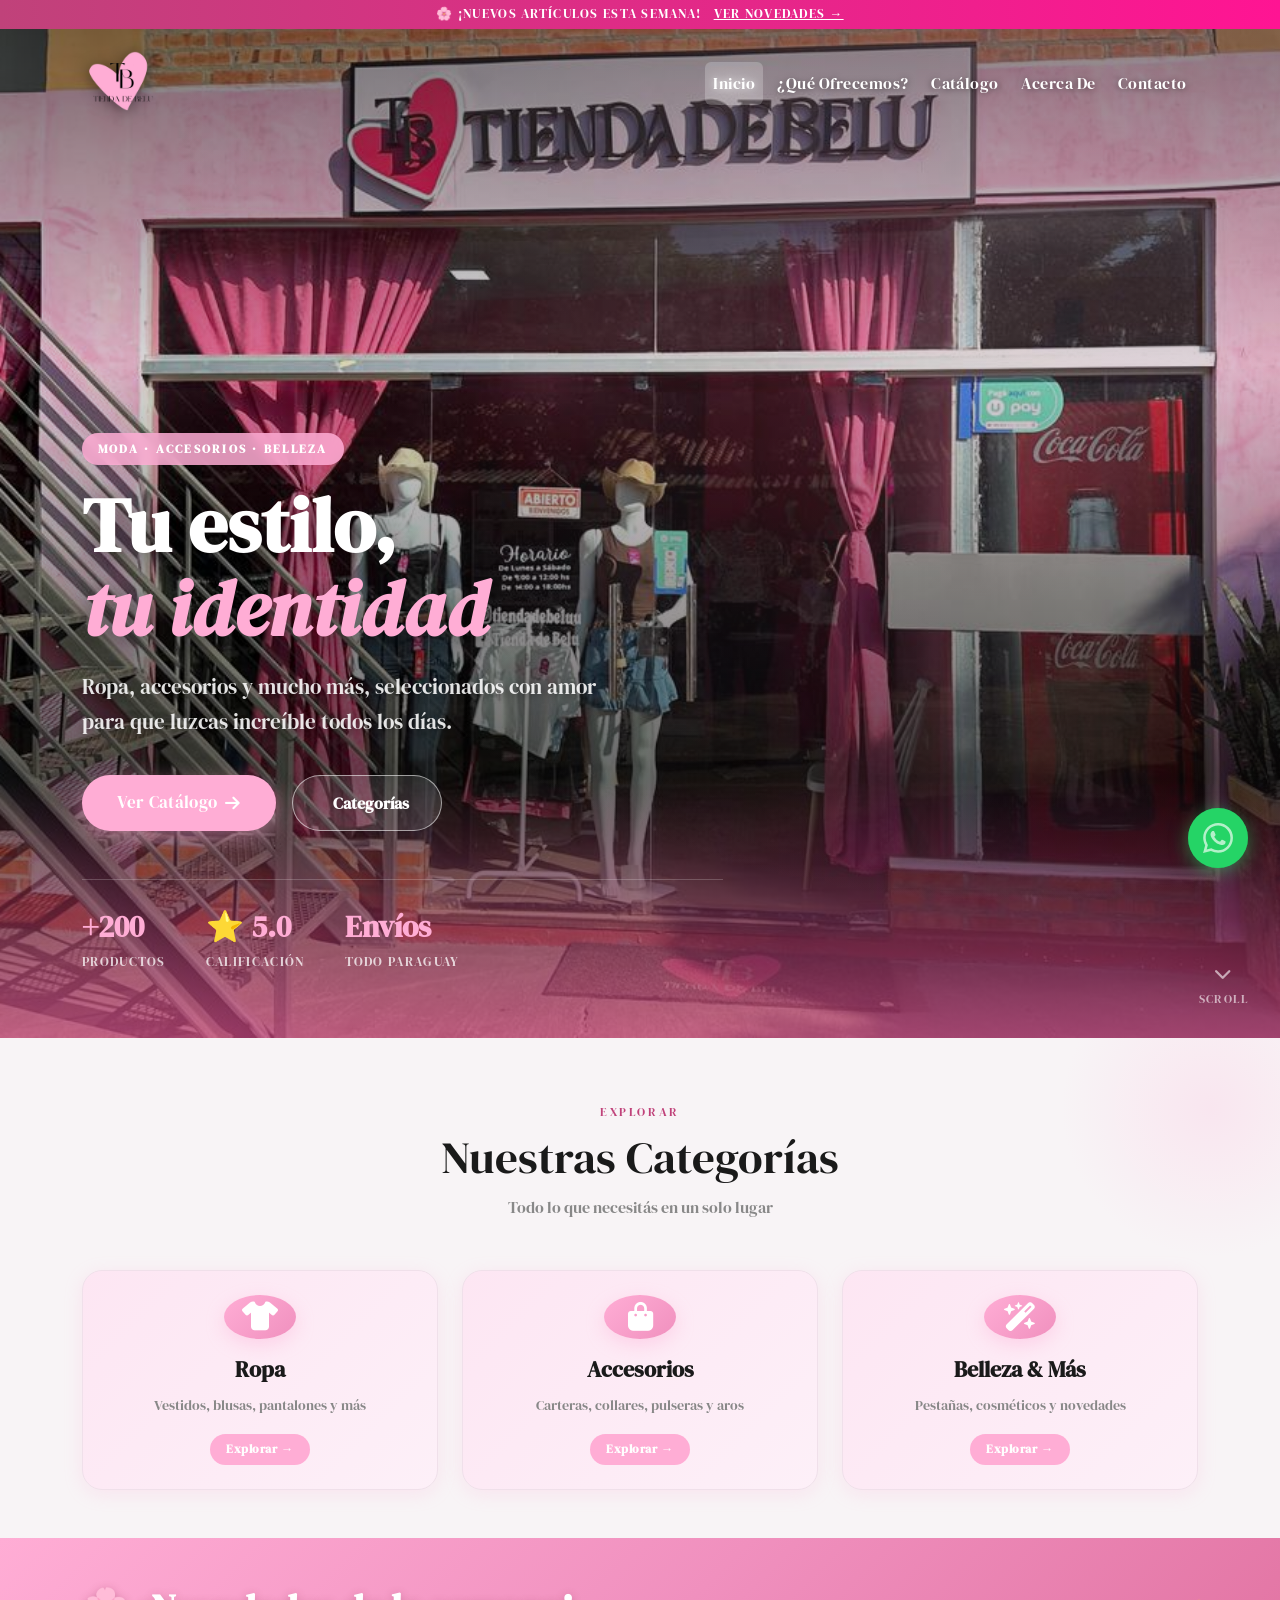
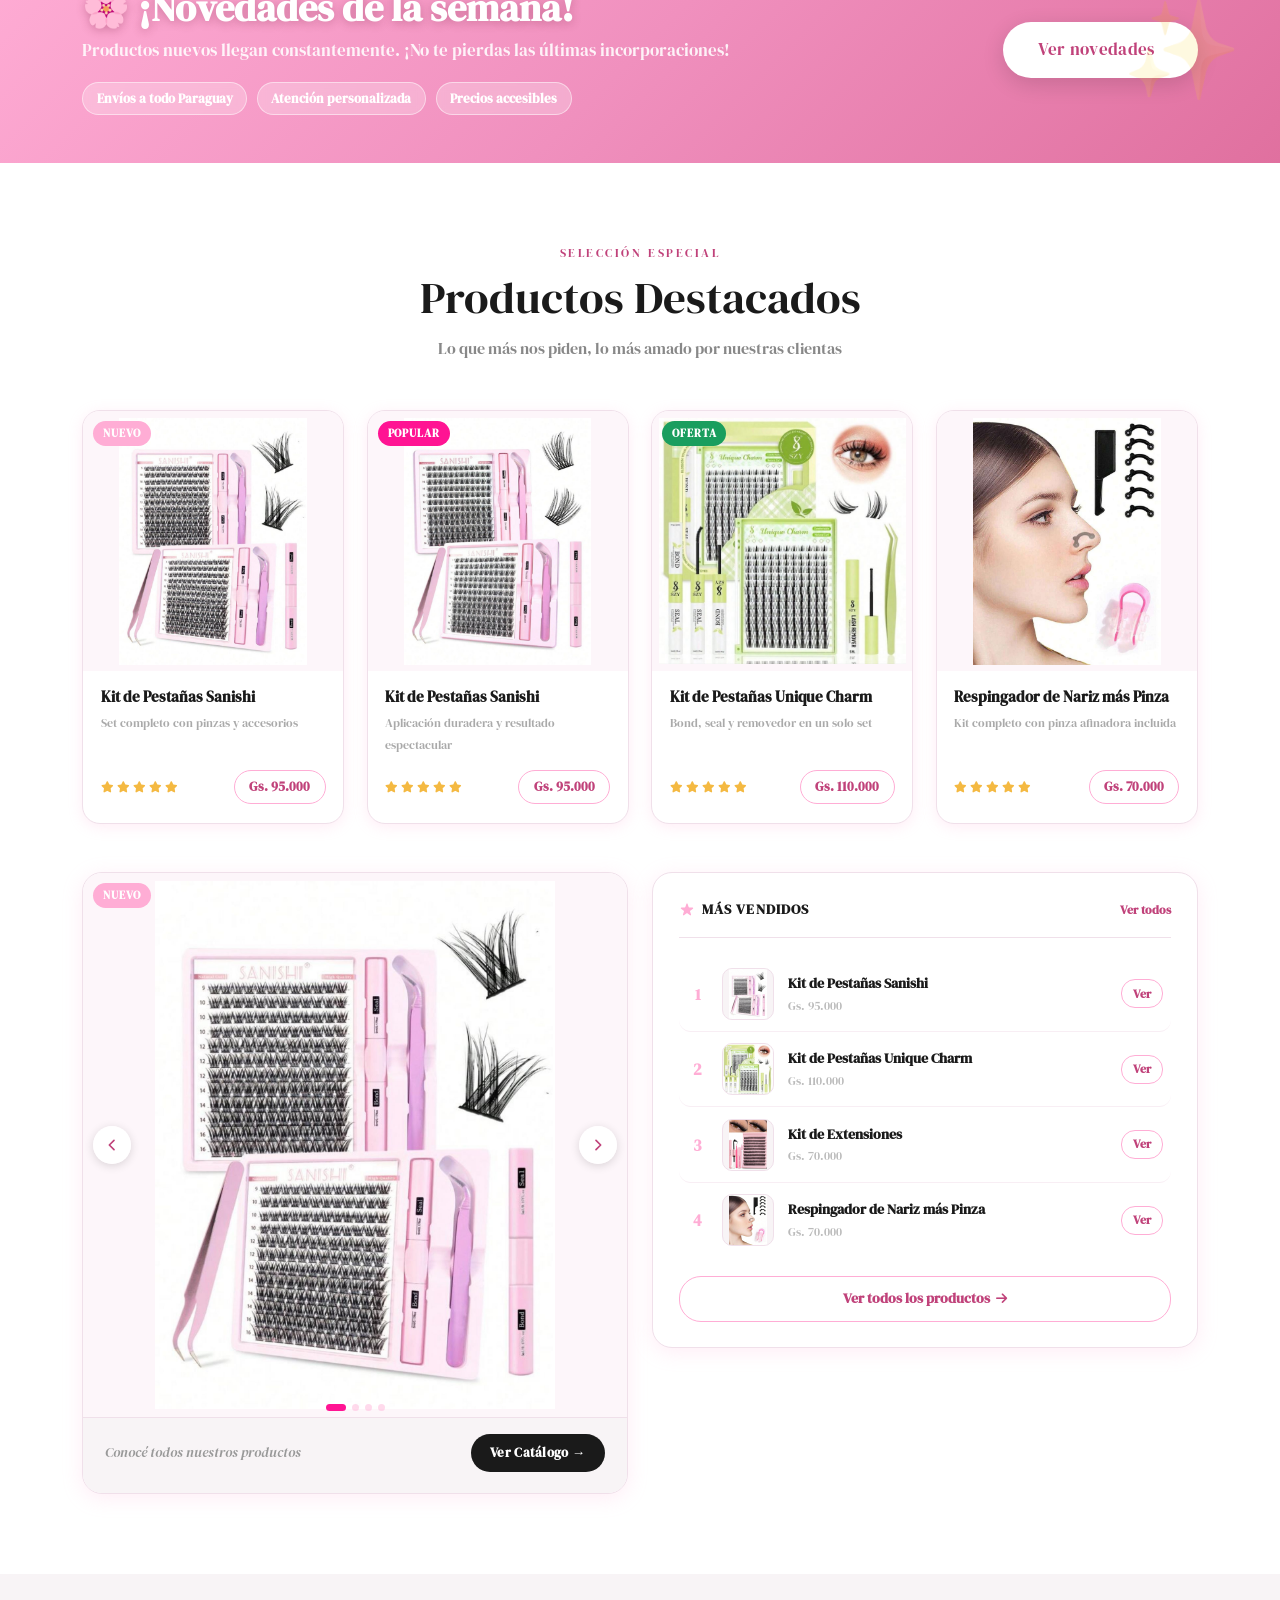
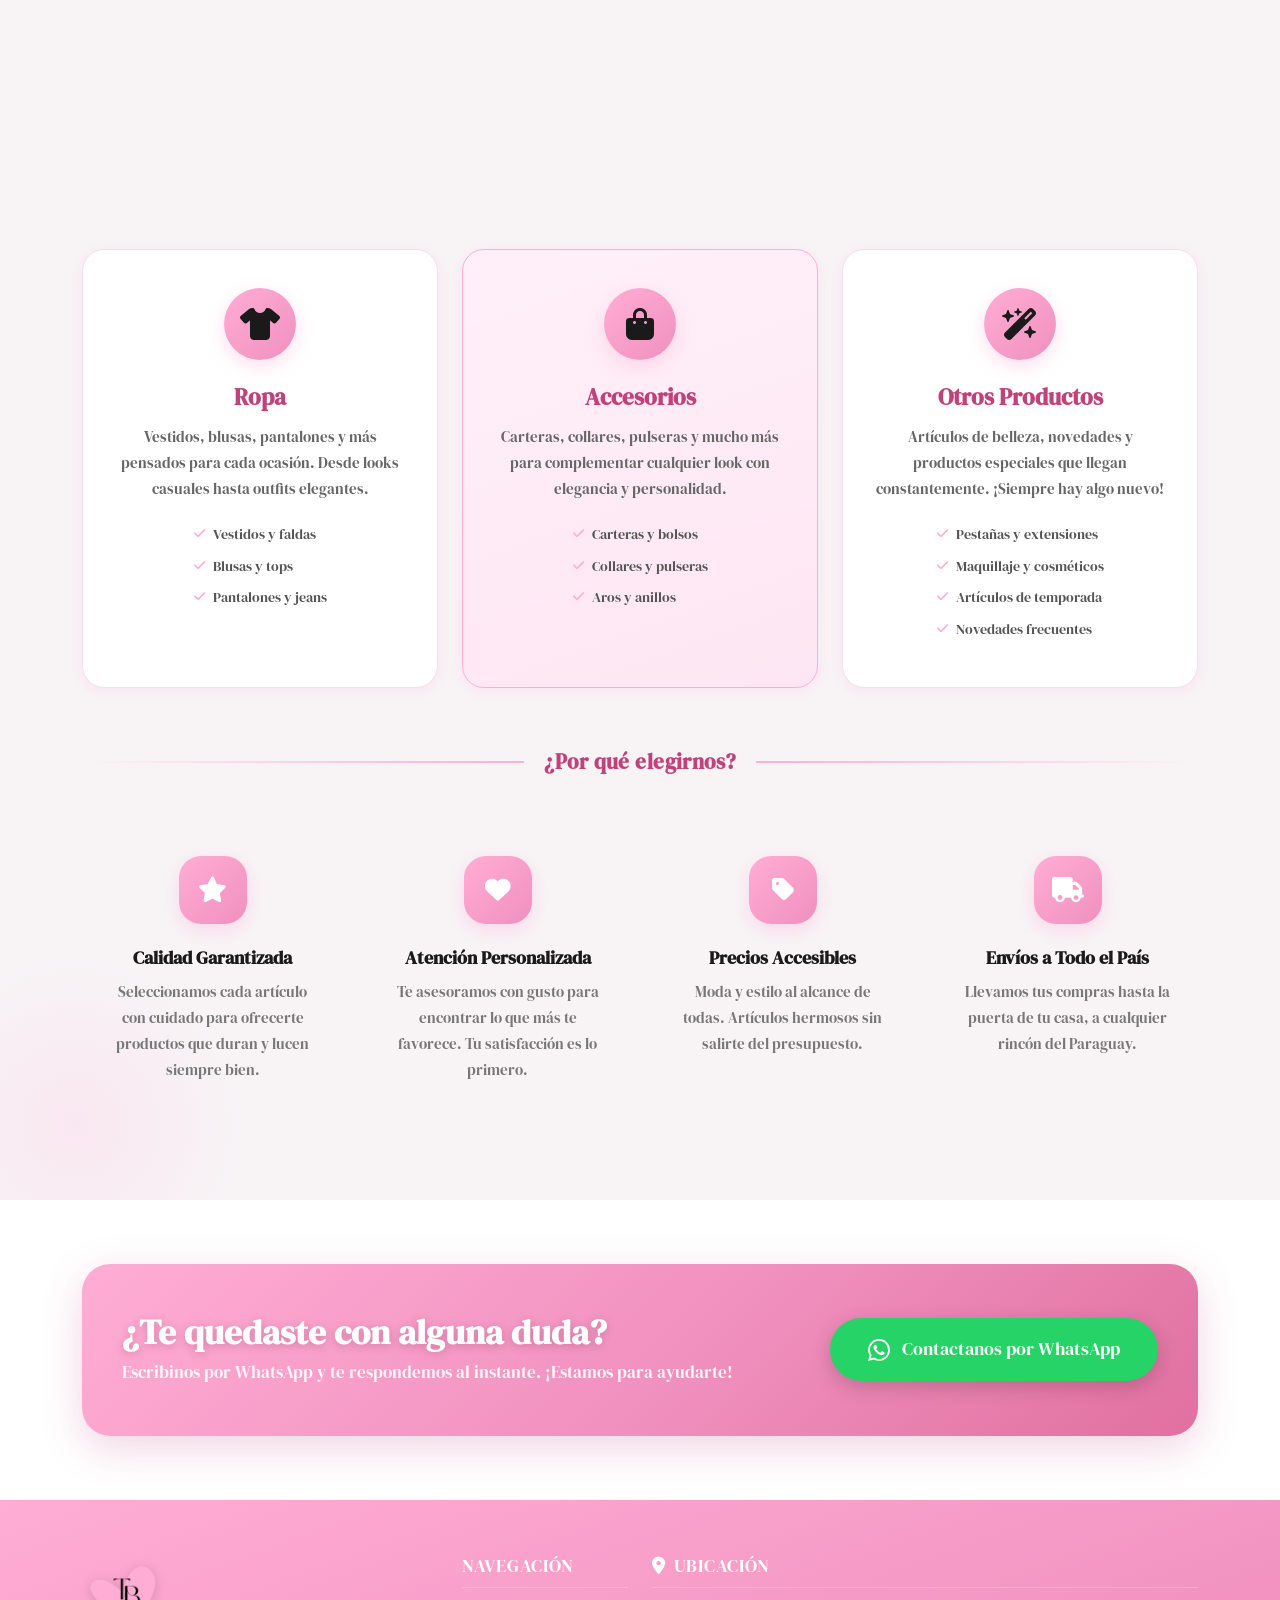
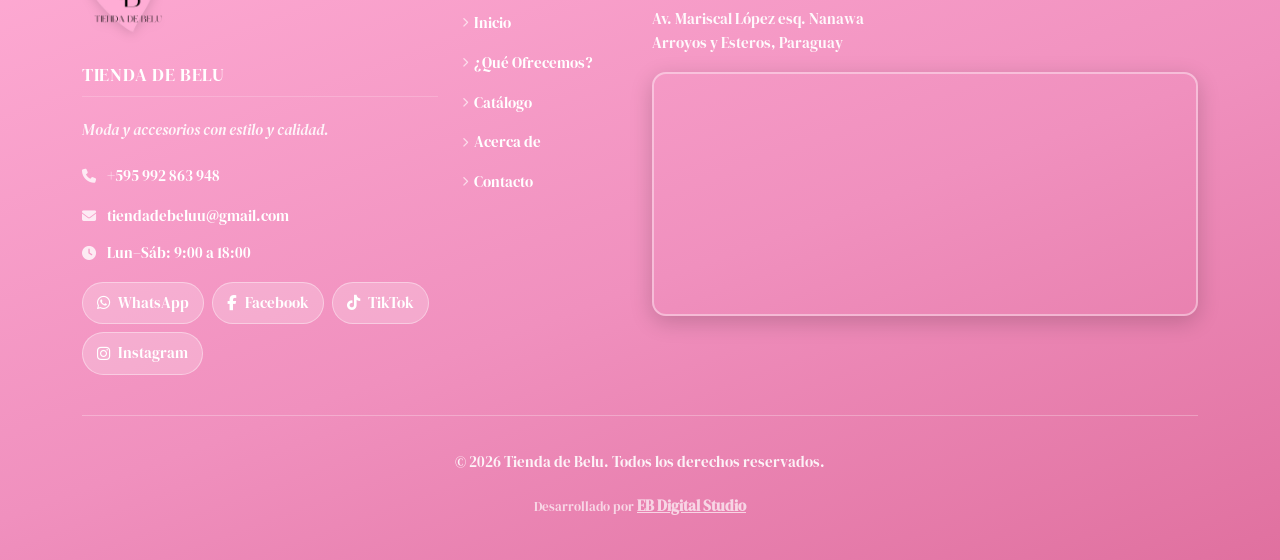
<file: index.html>
<!DOCTYPE html>
<html lang="es">

<head>
  <meta charset="UTF-8">
  <meta name="viewport" content="width=device-width, initial-scale=1.0">

  <!-- =============================================
       SEO BÁSICO
       ============================================= -->
  <title>Tienda de Belu | Ropa, Accesorios y Belleza en Paraguay</title>
  <meta name="description"
    content="Tienda de Belu: ropa, accesorios, pestañas y cosméticos con envíos a todo Paraguay. Precios accesibles, atención personalizada y +200 productos. ¡Visitanos en Arroyos y Esteros!">
  <meta name="keywords"
    content="tienda de ropa Paraguay, accesorios mujer Paraguay, pestañas postizas Paraguay, cosméticos Paraguay, ropa online Paraguay, Arroyos y Esteros, Tienda de Belu">
  <meta name="author" content="Tienda de Belu">
  <meta name="robots" content="index, follow">
  <meta name="theme-color" content="#e91e8c">

  <!-- =============================================
       CANONICAL URL
       Reemplazá "https://www.tiendadebeluu.com.py" con tu dominio real
       ============================================= -->
  <link rel="canonical" href="https://www.tiendadebeluu.com.py/">

  <!-- =============================================
       OPEN GRAPH (Facebook, WhatsApp, TikTok)
       ============================================= -->
  <meta property="og:type" content="website">
  <meta property="og:site_name" content="Tienda de Belu">
  <meta property="og:title" content="Tienda de Belu | Ropa, Accesorios y Belleza en Paraguay">
  <meta property="og:description"
    content="Ropa, accesorios y productos de belleza con envíos a todo Paraguay. +200 productos, atención personalizada y precios accesibles.">
  <meta property="og:url" content="https://www.tiendadebeluu.com.py/">
  <meta property="og:image" content="https://www.tiendadebeluu.com.py/assets/img/og-image.jpg">
  <meta property="og:image:width" content="1200">
  <meta property="og:image:height" content="630">
  <meta property="og:image:alt" content="Tienda de Belu - Ropa y accesorios en Paraguay">
  <meta property="og:locale" content="es_PY">

  <!-- =============================================
       TWITTER / X CARD
       ============================================= -->
  <meta name="twitter:card" content="summary_large_image">
  <meta name="twitter:title" content="Tienda de Belu | Ropa, Accesorios y Belleza en Paraguay">
  <meta name="twitter:description"
    content="Ropa, accesorios y productos de belleza con envíos a todo Paraguay. +200 productos y atención personalizada.">
  <meta name="twitter:image" content="https://www.tiendadebeluu.com.py/assets/img/og-image.jpg">

  <!-- =============================================
       SCHEMA MARKUP (JSON-LD) — LocalBusiness
       Google usa esto para el panel de conocimiento
       y búsquedas locales
       ============================================= -->
  <script type="application/ld+json">
  {
    "@context": "https://schema.org",
    "@type": "ClothingStore",
    "name": "Tienda de Belu",
    "description": "Tienda de ropa, accesorios y productos de belleza con envíos a todo Paraguay. Precios accesibles y atención personalizada.",
    "url": "https://www.tiendadebeluu.com.py",
    "logo": "https://www.tiendadebeluu.com.py/assets/img/logosinfondo.png",
    "image": "https://www.tiendadebeluu.com.py/assets/img/og-image.jpg",
    "telephone": "+595992863948",
    "email": "tiendadebeluu@gmail.com",
    "address": {
      "@type": "PostalAddress",
      "streetAddress": "Av. Mariscal López esq. Nanawa",
      "addressLocality": "Arroyos y Esteros",
      "addressCountry": "PY"
    },
    "geo": {
      "@type": "GeoCoordinates",
      "latitude": -25.055181718164622,
      "longitude": -57.10456722585318
    },
    "openingHoursSpecification": [
      {
        "@type": "OpeningHoursSpecification",
        "dayOfWeek": ["Monday","Tuesday","Wednesday","Thursday","Friday","Saturday"],
        "opens": "09:00",
        "closes": "18:00"
      }
    ],
    "sameAs": [
      "https://www.facebook.com/share/17E23mWFLx/",
      "https://www.instagram.com/tiendadebeluu",
      "https://www.tiktok.com/@tiendadebeluu",
      "https://wa.me/595992863948"
    ],
    "priceRange": "₲₲",
    "currenciesAccepted": "PYG",
    "paymentAccepted": "Efectivo, Transferencia",
    "areaServed": {
      "@type": "Country",
      "name": "Paraguay"
    },
    "hasOfferCatalog": {
      "@type": "OfferCatalog",
      "name": "Catálogo Tienda de Belu",
      "itemListElement": [
        {
          "@type": "OfferCatalog",
          "name": "Ropa"
        },
        {
          "@type": "OfferCatalog",
          "name": "Accesorios"
        },
        {
          "@type": "OfferCatalog",
          "name": "Belleza y Cosméticos"
        }
      ]
    },
    "aggregateRating": {
      "@type": "AggregateRating",
      "ratingValue": "5",
      "reviewCount": "50"
    }
  }
  </script>


  <!-- =============================================
       SCHEMA MARKUP — BreadcrumbList (Inicio)
       ============================================= -->
  <script type="application/ld+json">
  {
    "@context": "https://schema.org",
    "@type": "BreadcrumbList",
    "itemListElement": [
      {
        "@type": "ListItem",
        "position": 1,
        "name": "Inicio",
        "item": "https://www.tiendadebeluu.com.py/"
      }
    ]
  }
  </script>

  <!-- =============================================
       FAVICON
       Creá estos archivos en assets/img/favicon/
       Podés generarlos en https://realfavicongenerator.net
       ============================================= -->
  <link rel="icon" type="image/x-icon" href="assets/img/favicon/favicon.ico">
  <link rel="icon" type="image/svg+xml" href="assets/img/favicon/favicon.svg">
  <link rel="icon" type="image/png" sizes="96x96" href="assets/img/favicon/favicon-96x96.png">
  <link rel="apple-touch-icon" sizes="180x180" href="assets/img/favicon/apple-touch-icon.png">
  <link rel="manifest" href="assets/img/favicon/site.webmanifest">

  <!-- Bootstrap CSS -->
  <link rel="stylesheet" href="assets/css/bootstrap.min.css">

  <!-- CSS General (navbar, footer, utilidades — compartido con todas las páginas) -->
  <link rel="stylesheet" href="assets/css/general.css">

  <!-- CSS específico del index -->
  <link rel="stylesheet" href="assets/css/index.css">

  <!-- Preconnect para acelerar Font Awesome -->
  <link rel="preconnect" href="https://cdnjs.cloudflare.com">

  <!-- Font Awesome -->
  <link rel="stylesheet" href="https://cdnjs.cloudflare.com/ajax/libs/font-awesome/6.5.0/css/all.min.css">
</head>

<body>

  <!-- =============================================
       HEADER / NAVBAR
       FIX: la tira de novedad ahora está DENTRO
       del header para que sea sticky junto con el
       navbar y no genere línea blanca al cambiar
       de viewport en DevTools.
       ============================================= -->
  <header class="v2-header">

    <!-- TIRA DE NOVEDAD (movida aquí dentro del header) -->
    <div class="v2-novedad-strip">
      🌸 ¡Nuevos artículos esta semana!
      <a href="catalogo.html">Ver novedades →</a>
    </div>

    <nav class="navbar navbar-expand-lg v2-navbar" aria-label="Navegación principal">
      <div class="container">

        <a class="navbar-brand" href="index.html" aria-label="Ir al inicio - Tienda de Belu">
          <img src="assets/img/logosinfondo.png" alt="Logo Tienda de Belu">
        </a>

        <button class="navbar-toggler" type="button" data-bs-toggle="collapse" data-bs-target="#v2NavMenu"
          aria-controls="v2NavMenu" aria-expanded="false" aria-label="Abrir menú" id="v2HamburgerBtn">
          <span class="v2-hamburger-line"></span>
          <span class="v2-hamburger-line"></span>
          <span class="v2-hamburger-line"></span>
        </button>

        <div class="collapse navbar-collapse" id="v2NavMenu">
          <ul class="navbar-nav ms-auto">
            <li class="nav-item"><a class="nav-link active" href="index.html" aria-current="page">Inicio</a></li>
            <li class="nav-item"><a class="nav-link" href="#v2-ofrecemos">¿Qué Ofrecemos?</a></li>
            <li class="nav-item"><a class="nav-link" href="catalogo.html">Catálogo</a></li>
            <li class="nav-item"><a class="nav-link" href="acerca.html">Acerca De</a></li>
            <li class="nav-item"><a class="nav-link" href="contacto.html">Contacto</a></li>
          </ul>
        </div>
      </div>
    </nav>

  </header>

  <main id="main-content">

    <!-- =============================================
         HERO SECTION
         ============================================= -->
    <section class="v2-hero" aria-label="Bienvenida">
      <div class="v2-hero-content">
        <div class="container">
          <div class="row">
            <div class="col-lg-8 col-xl-7">

              <span class="v2-hero-eyebrow hero-fade-up">
                Moda · Accesorios · Belleza
              </span>

              <h1 class="v2-hero-title v2-brand-font hero-fade-up">
                Tu estilo,<br><em>tu identidad</em>
              </h1>

              <p class="v2-hero-subtitle hero-fade-up">
                Ropa, accesorios y mucho más, seleccionados con amor para que luzcas increíble todos los días.
              </p>

              <div class="v2-hero-actions hero-fade-up">
                <a href="catalogo.html" class="v2-btn-primary">
                  Ver Catálogo
                  <i class="fa-solid fa-arrow-right" aria-hidden="true"></i>
                </a>
                <a href="#v2-categorias" class="v2-btn-outline">
                  <i class="fa-solid fa-grid-2" aria-hidden="true"></i>
                  Categorías
                </a>
              </div>

              <div class="v2-hero-stats hero-fade-up">
                <div>
                  <span class="v2-hero-stat-num">+200</span>
                  <span class="v2-hero-stat-label">Productos</span>
                </div>
                <div>
                  <span class="v2-hero-stat-num">⭐ 5.0</span>
                  <span class="v2-hero-stat-label">Calificación</span>
                </div>
                <div>
                  <span class="v2-hero-stat-num">Envíos</span>
                  <span class="v2-hero-stat-label">Todo Paraguay</span>
                </div>
              </div>

            </div>
          </div>
        </div>
      </div>

      <div class="v2-scroll-hint" aria-hidden="true">
        <i class="fa-solid fa-chevron-down"></i>
        <span>Scroll</span>
      </div>
    </section>

    <!-- =============================================
         CATEGORÍAS — ACCESO RÁPIDO
         ============================================= -->
    <section class="v2-categorias" id="v2-categorias" aria-label="Nuestras categorías">
      <div class="container">

        <p class="v2-section-label v2-scroll-fade">Explorar</p>
        <h2 class="v2-section-title v2-scroll-fade v2-brand-font">Nuestras Categorías</h2>
        <p class="v2-section-sub v2-scroll-fade">Todo lo que necesitás en un solo lugar</p>

        <div class="row g-4 v2-stagger">

          <div class="col-md-4 v2-scroll-fade">
            <a href="catalogo.html" class="v2-cat-card" aria-label="Ver categoría Ropa">
              <div class="v2-cat-icon-wrap"><i class="fa-solid fa-shirt" aria-hidden="true"></i></div>
              <span class="v2-cat-name">Ropa</span>
              <span class="v2-cat-desc">Vestidos, blusas, pantalones y más</span>
              <span class="v2-cat-pill">Explorar →</span>
            </a>
          </div>

          <div class="col-md-4 v2-scroll-fade">
            <a href="catalogo.html" class="v2-cat-card" aria-label="Ver categoría Accesorios">
              <div class="v2-cat-icon-wrap"><i class="fa-solid fa-bag-shopping" aria-hidden="true"></i></div>
              <span class="v2-cat-name">Accesorios</span>
              <span class="v2-cat-desc">Carteras, collares, pulseras y aros</span>
              <span class="v2-cat-pill">Explorar →</span>
            </a>
          </div>

          <div class="col-md-4 v2-scroll-fade">
            <a href="catalogo.html" class="v2-cat-card" aria-label="Ver categoría Belleza y Más">
              <div class="v2-cat-icon-wrap"><i class="fa-solid fa-wand-magic-sparkles" aria-hidden="true"></i></div>
              <span class="v2-cat-name">Belleza & Más</span>
              <span class="v2-cat-desc">Pestañas, cosméticos y novedades</span>
              <span class="v2-cat-pill">Explorar →</span>
            </a>
          </div>

        </div>
      </div>
    </section>

    <!-- =============================================
         BANNER NOVEDADES / PROMO
         ============================================= -->
    <section class="v2-promo-banner" aria-label="Promociones y novedades">
      <div class="container">
        <div class="v2-promo-inner">

          <div class="v2-promo-text v2-scroll-fade">
            <h2 class="v2-brand-font">🌸 ¡Novedades de la semana!</h2>
            <p>Productos nuevos llegan constantemente. ¡No te pierdas las últimas incorporaciones!</p>
            <div class="v2-promo-badges">
              <span class="v2-promo-badge">Envíos a todo Paraguay</span>
              <span class="v2-promo-badge">Atención personalizada</span>
              <span class="v2-promo-badge">Precios accesibles</span>
            </div>
          </div>

          <a href="catalogo.html" class="v2-btn-primary v2-scroll-fade"
            style="background:#fff; color:var(--rosa-deep) !important; box-shadow: 0 6px 22px rgba(0,0,0,0.14);">
            Ver novedades
            <i class="fa-solid fa-sparkles" aria-hidden="true"></i>
          </a>

        </div>
      </div>
    </section>

    <!-- =============================================
         PRODUCTOS DESTACADOS
         ============================================= -->
    <section class="v2-productos" aria-label="Productos destacados">
      <div class="container">

        <p class="v2-section-label v2-scroll-fade">Selección especial</p>
        <h2 class="v2-section-title v2-scroll-fade v2-brand-font">Productos Destacados</h2>
        <p class="v2-section-sub v2-scroll-fade">Lo que más nos piden, lo más amado por nuestras clientas</p>

        <!-- Grid de 4 cards -->
        <div class="v2-prod-grid mb-5 v2-stagger">

          <!-- Card 1 -->
          <article class="v2-prod-card v2-scroll-fade">
            <div class="v2-prod-img-wrap">
              <div class="v2-prod-overlay">
                <a href="catalogo.html" class="v2-prod-overlay-btn">Ver producto</a>
              </div>
              <span class="v2-prod-badge v2-prod-badge--nuevo">Nuevo</span>
              <button class="v2-prod-fav" aria-label="Agregar Kit de Pestañas Sanishi a favoritos"><i
                  class="fa-regular fa-heart" aria-hidden="true"></i></button>
              <img src="assets/img/articulos/articulo1.jpeg"
                alt="Kit de Pestañas Sanishi - Set completo con pinzas y accesorios" loading="lazy" width="400"
                height="400">
            </div>
            <div class="v2-prod-body">
              <span class="v2-prod-name">Kit de Pestañas Sanishi</span>
              <span class="v2-prod-desc">Set completo con pinzas y accesorios</span>
              <div class="v2-prod-footer">
                <span style="font-size:0.78rem;" aria-label="Calificación 5 de 5 estrellas">
                  <i class="fa-solid fa-star" style="color:#f4b942; font-size:0.7rem;" aria-hidden="true"></i>
                  <i class="fa-solid fa-star" style="color:#f4b942; font-size:0.7rem;" aria-hidden="true"></i>
                  <i class="fa-solid fa-star" style="color:#f4b942; font-size:0.7rem;" aria-hidden="true"></i>
                  <i class="fa-solid fa-star" style="color:#f4b942; font-size:0.7rem;" aria-hidden="true"></i>
                  <i class="fa-solid fa-star" style="color:#f4b942; font-size:0.7rem;" aria-hidden="true"></i>
                </span>
                <a href="catalogo.html" class="v2-prod-cta">Gs. 95.000</a>
              </div>
            </div>
          </article>

          <!-- Card 2 -->
          <article class="v2-prod-card v2-scroll-fade">
            <div class="v2-prod-img-wrap">
              <div class="v2-prod-overlay">
                <a href="catalogo.html" class="v2-prod-overlay-btn">Ver producto</a>
              </div>
              <span class="v2-prod-badge v2-prod-badge--popular">Popular</span>
              <button class="v2-prod-fav" aria-label="Agregar Kit de Pestañas Sanishi a favoritos"><i
                  class="fa-regular fa-heart" aria-hidden="true"></i></button>
              <img src="assets/img/articulos/articulo2.jpeg"
                alt="Kit de Pestañas Sanishi - Aplicación duradera y resultado espectacular" loading="lazy" width="400"
                height="400">
            </div>
            <div class="v2-prod-body">
              <span class="v2-prod-name">Kit de Pestañas Sanishi</span>
              <span class="v2-prod-desc">Aplicación duradera y resultado espectacular</span>
              <div class="v2-prod-footer">
                <span style="font-size:0.78rem;" aria-label="Calificación 5 de 5 estrellas">
                  <i class="fa-solid fa-star" style="color:#f4b942; font-size:0.7rem;" aria-hidden="true"></i>
                  <i class="fa-solid fa-star" style="color:#f4b942; font-size:0.7rem;" aria-hidden="true"></i>
                  <i class="fa-solid fa-star" style="color:#f4b942; font-size:0.7rem;" aria-hidden="true"></i>
                  <i class="fa-solid fa-star" style="color:#f4b942; font-size:0.7rem;" aria-hidden="true"></i>
                  <i class="fa-solid fa-star" style="color:#f4b942; font-size:0.7rem;" aria-hidden="true"></i>
                </span>
                <a href="catalogo.html" class="v2-prod-cta">Gs. 95.000</a>
              </div>
            </div>
          </article>

          <!-- Card 3 -->
          <article class="v2-prod-card v2-scroll-fade">
            <div class="v2-prod-img-wrap">
              <div class="v2-prod-overlay">
                <a href="catalogo.html" class="v2-prod-overlay-btn">Ver producto</a>
              </div>
              <span class="v2-prod-badge v2-prod-badge--oferta">Oferta</span>
              <button class="v2-prod-fav" aria-label="Agregar Kit de Pestañas Unique Charm a favoritos"><i
                  class="fa-regular fa-heart" aria-hidden="true"></i></button>
              <img src="assets/img/articulos/articulo3.jpeg"
                alt="Kit de Pestañas Unique Charm - Bond, seal y removedor en un solo set" loading="lazy" width="400"
                height="400">
            </div>
            <div class="v2-prod-body">
              <span class="v2-prod-name">Kit de Pestañas Unique Charm</span>
              <span class="v2-prod-desc">Bond, seal y removedor en un solo set</span>
              <div class="v2-prod-footer">
                <span style="font-size:0.78rem;" aria-label="Calificación 5 de 5 estrellas">
                  <i class="fa-solid fa-star" style="color:#f4b942; font-size:0.7rem;" aria-hidden="true"></i>
                  <i class="fa-solid fa-star" style="color:#f4b942; font-size:0.7rem;" aria-hidden="true"></i>
                  <i class="fa-solid fa-star" style="color:#f4b942; font-size:0.7rem;" aria-hidden="true"></i>
                  <i class="fa-solid fa-star" style="color:#f4b942; font-size:0.7rem;" aria-hidden="true"></i>
                  <i class="fa-solid fa-star" style="color:#f4b942; font-size:0.7rem;" aria-hidden="true"></i>
                </span>
                <a href="catalogo.html" class="v2-prod-cta">Gs. 110.000</a>
              </div>
            </div>
          </article>

          <!-- Card 4 -->
          <article class="v2-prod-card v2-scroll-fade">
            <div class="v2-prod-img-wrap">
              <div class="v2-prod-overlay">
                <a href="catalogo.html" class="v2-prod-overlay-btn">Ver producto</a>
              </div>
              <button class="v2-prod-fav" aria-label="Agregar Respingador de Nariz más Pinza a favoritos"><i
                  class="fa-regular fa-heart" aria-hidden="true"></i></button>
              <img src="assets/img/articulos/articulo14.jpeg"
                alt="Respingador de Nariz más Pinza - Kit completo con pinza afinadora incluida" loading="lazy"
                width="400" height="400">
            </div>
            <div class="v2-prod-body">
              <span class="v2-prod-name">Respingador de Nariz más Pinza</span>
              <span class="v2-prod-desc">Kit completo con pinza afinadora incluida</span>
              <div class="v2-prod-footer">
                <span style="font-size:0.78rem;" aria-label="Calificación 5 de 5 estrellas">
                  <i class="fa-solid fa-star" style="color:#f4b942; font-size:0.7rem;" aria-hidden="true"></i>
                  <i class="fa-solid fa-star" style="color:#f4b942; font-size:0.7rem;" aria-hidden="true"></i>
                  <i class="fa-solid fa-star" style="color:#f4b942; font-size:0.7rem;" aria-hidden="true"></i>
                  <i class="fa-solid fa-star" style="color:#f4b942; font-size:0.7rem;" aria-hidden="true"></i>
                  <i class="fa-solid fa-star" style="color:#f4b942; font-size:0.7rem;" aria-hidden="true"></i>
                </span>
                <a href="catalogo.html" class="v2-prod-cta">Gs. 70.000</a>
              </div>
            </div>
          </article>

        </div>

        <!-- Carrusel + Más Vendidos -->
        <div class="row g-4 align-items-start v2-scroll-fade">

          <!-- Carrusel -->
          <div class="col-lg-6 col-12">
            <div class="v2-carousel-card">
              <div id="v2Carousel" class="carousel slide" data-bs-ride="carousel" data-bs-interval="4000"
                aria-label="Carrusel de productos destacados">
                <div class="carousel-inner">

                  <div class="carousel-item active">
                    <div class="v2-carousel-img-wrap">
                      <img src="assets/img/articulos/articulo1.jpeg" alt="Kit de Pestañas Sanishi">
                      <span class="v2-prod-badge v2-prod-badge--nuevo" style="z-index:3;">Nuevo</span>
                    </div>
                  </div>

                  <div class="carousel-item">
                    <div class="v2-carousel-img-wrap">
                      <img src="assets/img/articulos/articulo2.jpeg" alt="Kit de Pestañas Sanishi variante 2">
                      <span class="v2-prod-badge v2-prod-badge--popular" style="z-index:3;">Popular</span>
                    </div>
                  </div>

                  <div class="carousel-item">
                    <div class="v2-carousel-img-wrap">
                      <img src="assets/img/articulos/articulo3.jpeg" alt="Kit de Pestañas Unique Charm">
                      <span class="v2-prod-badge v2-prod-badge--oferta" style="z-index:3;">Oferta</span>
                    </div>
                  </div>

                  <div class="carousel-item">
                    <div class="v2-carousel-img-wrap">
                      <img src="assets/img/articulos/articulo4.jpeg" alt="Kit de Extensiones">
                    </div>
                  </div>

                </div>

                <button class="v2-prev" type="button" data-bs-target="#v2Carousel" data-bs-slide="prev"
                  aria-label="Producto anterior">
                  <svg xmlns="http://www.w3.org/2000/svg" width="16" height="16" fill="none" viewBox="0 0 24 24"
                    stroke="currentColor" stroke-width="2.5" aria-hidden="true">
                    <path stroke-linecap="round" stroke-linejoin="round" d="M15 19l-7-7 7-7" />
                  </svg>
                </button>
                <button class="v2-next" type="button" data-bs-target="#v2Carousel" data-bs-slide="next"
                  aria-label="Producto siguiente">
                  <svg xmlns="http://www.w3.org/2000/svg" width="16" height="16" fill="none" viewBox="0 0 24 24"
                    stroke="currentColor" stroke-width="2.5" aria-hidden="true">
                    <path stroke-linecap="round" stroke-linejoin="round" d="M9 5l7 7-7 7" />
                  </svg>
                </button>

                <div class="carousel-indicators v2-dots">
                  <button type="button" data-bs-target="#v2Carousel" data-bs-slide-to="0" class="active"
                    aria-current="true" aria-label="Producto 1"></button>
                  <button type="button" data-bs-target="#v2Carousel" data-bs-slide-to="1"
                    aria-label="Producto 2"></button>
                  <button type="button" data-bs-target="#v2Carousel" data-bs-slide-to="2"
                    aria-label="Producto 3"></button>
                  <button type="button" data-bs-target="#v2Carousel" data-bs-slide-to="3"
                    aria-label="Producto 4"></button>
                </div>
              </div>

              <div class="v2-carousel-footer">
                <p class="v2-carousel-footer-text">Conocé todos nuestros productos</p>
                <a href="catalogo.html" class="v2-carousel-footer-btn">Ver Catálogo →</a>
              </div>
            </div>
          </div>

          <!-- Más Vendidos -->
          <div class="col-lg-6 col-12">
            <div class="v2-vendidos-card">

              <div class="v2-vendidos-header">
                <h3 class="v2-vendidos-title">
                  <svg xmlns="http://www.w3.org/2000/svg" width="16" height="16" viewBox="0 0 24 24" fill="#FFADD5"
                    aria-hidden="true">
                    <path
                      d="M11.049 2.927c.3-.921 1.603-.921 1.902 0l1.519 4.674a1 1 0 00.95.69h4.915c.969 0 1.371 1.24.588 1.81l-3.976 2.888a1 1 0 00-.363 1.118l1.518 4.674c.3.922-.755 1.688-1.538 1.118l-3.976-2.888a1 1 0 00-1.176 0l-3.976 2.888c-.783.57-1.838-.197-1.538-1.118l1.518-4.674a1 1 0 00-.363-1.118l-3.976-2.888c-.784-.57-.38-1.81.588-1.81h4.914a1 1 0 00.951-.69l1.519-4.674z" />
                  </svg>
                  Más Vendidos
                </h3>
                <a href="catalogo.html"
                  style="font-size:0.78rem; color:var(--rosa-deep); text-decoration:none; font-weight:600;">Ver
                  todos</a>
              </div>

              <ul class="v2-vendidos-list" aria-label="Lista de productos más vendidos">

                <li class="v2-vendido-item">
                  <span class="v2-vendido-num" aria-label="Posición 1">1</span>
                  <div class="v2-vendido-img">
                    <img src="assets/img/articulos/articulo1.jpeg" alt="Kit de Pestañas Sanishi" loading="lazy">
                  </div>
                  <div class="v2-vendido-info">
                    <span class="v2-vendido-name">Kit de Pestañas Sanishi</span>
                    <span class="v2-vendido-sub">Gs. 95.000</span>
                  </div>
                  <a href="catalogo.html" class="v2-vendido-btn" aria-label="Ver Kit de Pestañas Sanishi">Ver</a>
                </li>

                <li class="v2-vendido-item">
                  <span class="v2-vendido-num" aria-label="Posición 2">2</span>
                  <div class="v2-vendido-img">
                    <img src="assets/img/articulos/articulo3.jpeg" alt="Kit de Pestañas Unique Charm" loading="lazy">
                  </div>
                  <div class="v2-vendido-info">
                    <span class="v2-vendido-name">Kit de Pestañas Unique Charm</span>
                    <span class="v2-vendido-sub">Gs. 110.000</span>
                  </div>
                  <a href="catalogo.html" class="v2-vendido-btn" aria-label="Ver Kit de Pestañas Unique Charm">Ver</a>
                </li>

                <li class="v2-vendido-item">
                  <span class="v2-vendido-num" aria-label="Posición 3">3</span>
                  <div class="v2-vendido-img">
                    <img src="assets/img/articulos/articulo4.jpeg" alt="Kit de Extensiones" loading="lazy">
                  </div>
                  <div class="v2-vendido-info">
                    <span class="v2-vendido-name">Kit de Extensiones</span>
                    <span class="v2-vendido-sub">Gs. 70.000</span>
                  </div>
                  <a href="catalogo.html" class="v2-vendido-btn" aria-label="Ver Kit de Extensiones">Ver</a>
                </li>

                <li class="v2-vendido-item">
                  <span class="v2-vendido-num" aria-label="Posición 4">4</span>
                  <div class="v2-vendido-img">
                    <img src="assets/img/articulos/articulo14.jpeg" alt="Respingador de Nariz más Pinza" loading="lazy">
                  </div>
                  <div class="v2-vendido-info">
                    <span class="v2-vendido-name">Respingador de Nariz más Pinza</span>
                    <span class="v2-vendido-sub">Gs. 70.000</span>
                  </div>
                  <a href="catalogo.html" class="v2-vendido-btn" aria-label="Ver Respingador de Nariz más Pinza">Ver</a>
                </li>

              </ul>

              <a href="catalogo.html" class="v2-vendidos-ver-mas">
                Ver todos los productos
                <i class="fa-solid fa-arrow-right" style="font-size:0.8rem;" aria-hidden="true"></i>
              </a>

            </div>
          </div>
        </div>

      </div>
    </section>

    <!-- =============================================
         ¿QUÉ OFRECEMOS?
         ============================================= -->
    <section class="v2-ofrecemos" id="v2-ofrecemos" aria-label="Qué ofrecemos">
      <div class="container">

        <p class="v2-section-label v2-scroll-fade">Nuestra propuesta</p>
        <h2 class="v2-section-title v2-scroll-fade v2-brand-font">¿Qué Ofrecemos?</h2>
        <p class="v2-section-sub v2-scroll-fade">Encontrá todo lo que necesitás para lucir increíble, con la calidad y
          el trato que merecés</p>

        <div class="row g-4 v2-stagger">

          <div class="col-md-4 v2-scroll-fade">
            <div class="v2-ofr-card">
              <div class="v2-ofr-icon-wrap"><i class="fa-solid fa-shirt" aria-hidden="true"></i></div>
              <h3>Ropa</h3>
              <p>Vestidos, blusas, pantalones y más pensados para cada ocasión. Desde looks casuales hasta outfits
                elegantes.</p>
              <ul class="v2-ofr-list">
                <li><i class="fa-solid fa-check" aria-hidden="true"></i> Vestidos y faldas</li>
                <li><i class="fa-solid fa-check" aria-hidden="true"></i> Blusas y tops</li>
                <li><i class="fa-solid fa-check" aria-hidden="true"></i> Pantalones y jeans</li>
              </ul>
            </div>
          </div>

          <div class="col-md-4 v2-scroll-fade">
            <div class="v2-ofr-card v2-ofr-card--featured">
              <div class="v2-ofr-icon-wrap"><i class="fa-solid fa-bag-shopping" aria-hidden="true"></i></div>
              <h3>Accesorios</h3>
              <p>Carteras, collares, pulseras y mucho más para complementar cualquier look con elegancia y personalidad.
              </p>
              <ul class="v2-ofr-list">
                <li><i class="fa-solid fa-check" aria-hidden="true"></i> Carteras y bolsos</li>
                <li><i class="fa-solid fa-check" aria-hidden="true"></i> Collares y pulseras</li>
                <li><i class="fa-solid fa-check" aria-hidden="true"></i> Aros y anillos</li>
              </ul>
            </div>
          </div>

          <div class="col-md-4 v2-scroll-fade">
            <div class="v2-ofr-card">
              <div class="v2-ofr-icon-wrap"><i class="fa-solid fa-wand-magic-sparkles" aria-hidden="true"></i></div>
              <h3>Otros Productos</h3>
              <p>Artículos de belleza, novedades y productos especiales que llegan constantemente. ¡Siempre hay algo
                nuevo!</p>
              <ul class="v2-ofr-list">
                <li><i class="fa-solid fa-check" aria-hidden="true"></i> Pestañas y extensiones</li>
                <li><i class="fa-solid fa-check" aria-hidden="true"></i> Maquillaje y cosméticos</li>
                <li><i class="fa-solid fa-check" aria-hidden="true"></i> Artículos de temporada</li>
                <li><i class="fa-solid fa-check" aria-hidden="true"></i> Novedades frecuentes</li>
              </ul>
            </div>
          </div>

        </div>

        <div class="v2-divider v2-scroll-fade v2-brand-font">
          <span>¿Por qué elegirnos?</span>
        </div>

        <div class="row g-4 mt-1 v2-stagger">

          <div class="col-md-3 col-sm-6 v2-scroll-fade">
            <div class="v2-porque-item">
              <div class="v2-porque-icon"><i class="fa-solid fa-star" aria-hidden="true"></i></div>
              <h4>Calidad Garantizada</h4>
              <p>Seleccionamos cada artículo con cuidado para ofrecerte productos que duran y lucen siempre bien.</p>
            </div>
          </div>

          <div class="col-md-3 col-sm-6 v2-scroll-fade">
            <div class="v2-porque-item">
              <div class="v2-porque-icon"><i class="fa-solid fa-heart" aria-hidden="true"></i></div>
              <h4>Atención Personalizada</h4>
              <p>Te asesoramos con gusto para encontrar lo que más te favorece. Tu satisfacción es lo primero.</p>
            </div>
          </div>

          <div class="col-md-3 col-sm-6 v2-scroll-fade">
            <div class="v2-porque-item">
              <div class="v2-porque-icon"><i class="fa-solid fa-tag" aria-hidden="true"></i></div>
              <h4>Precios Accesibles</h4>
              <p>Moda y estilo al alcance de todas. Artículos hermosos sin salirte del presupuesto.</p>
            </div>
          </div>

          <div class="col-md-3 col-sm-6 v2-scroll-fade">
            <div class="v2-porque-item">
              <div class="v2-porque-icon"><i class="fa-solid fa-truck" aria-hidden="true"></i></div>
              <h4>Envíos a Todo el País</h4>
              <p>Llevamos tus compras hasta la puerta de tu casa, a cualquier rincón del Paraguay.</p>
            </div>
          </div>

        </div>
      </div>
    </section>

    <!-- =============================================
         CTA WHATSAPP
         ============================================= -->
    <section class="v2-cta-section" aria-label="Contacto por WhatsApp">
      <div class="container">
        <div class="v2-cta-card v2-scroll-fade">

          <div>
            <h2 class="v2-brand-font">¿Te quedaste con alguna duda?</h2>
            <p>Escribinos por WhatsApp y te respondemos al instante. ¡Estamos para ayudarte!</p>
          </div>

          <a href="https://wa.me/595992863948?text=Hola%20Tienda%20Belu,%20quisiera%20hacer%20una%20consulta."
            target="_blank" rel="noopener noreferrer" class="v2-btn-wa"
            aria-label="Contactar a Tienda de Belu por WhatsApp">
            <svg xmlns="http://www.w3.org/2000/svg" width="22" height="22" viewBox="0 0 24 24" fill="white"
              aria-hidden="true">
              <path
                d="M17.472 14.382c-.297-.149-1.758-.867-2.03-.967-.273-.099-.471-.148-.67.15-.197.297-.767.966-.94 1.164-.173.199-.347.223-.644.075-.297-.15-1.255-.463-2.39-1.475-.883-.788-1.48-1.761-1.653-2.059-.173-.297-.018-.458.13-.606.134-.133.298-.347.446-.52.149-.174.198-.298.298-.497.099-.198.05-.371-.025-.52-.075-.149-.669-1.612-.916-2.207-.242-.579-.487-.5-.669-.51-.173-.008-.371-.01-.57-.01-.198 0-.52.074-.792.372-.272.297-1.04 1.016-1.04 2.479 0 1.462 1.065 2.875 1.213 3.074.149.198 2.096 3.2 5.077 4.487.709.306 1.262.489 1.694.625.712.227 1.36.195 1.871.118.571-.085 1.758-.719 2.006-1.413.248-.694.248-1.289.173-1.413-.074-.124-.272-.198-.57-.347m-5.421 7.403h-.004a9.87 9.87 0 0 1-5.031-1.378l-.361-.214-3.741.982.998-3.648-.235-.374a9.86 9.86 0 0 1-1.51-5.26c.001-5.45 4.436-9.884 9.888-9.884 2.64 0 5.122 1.03 6.988 2.898a9.825 9.825 0 0 1 2.893 6.994c-.003 5.45-4.437 9.884-9.885 9.884m8.413-18.297A11.815 11.815 0 0 0 12.05 0C5.495 0 .16 5.335.157 11.892c0 2.096.547 4.142 1.588 5.945L.057 24l6.305-1.654a11.882 11.882 0 0 0 5.683 1.448h.005c6.554 0 11.89-5.335 11.893-11.893a11.821 11.821 0 0 0-3.48-8.413Z" />
            </svg>
            Contactanos por WhatsApp
          </a>

        </div>
      </div>
    </section>

  </main>

  <!-- =============================================
       FOOTER
       ============================================= -->
  <footer class="v2-footer" aria-label="Pie de página">
    <div class="container">
      <div class="row g-4">

        <!-- Col 1: Logo + Info + Redes -->
        <div class="col-md-4 col-sm-12">
          <a href="index.html" style="display:inline-block; margin-bottom:1.2rem;" aria-label="Ir al inicio">
            <img src="assets/img/logosinfondo.png" alt="Logo Tienda de Belu" class="v2-footer-logo" loading="lazy">
          </a>
          <div>
            <h5>Tienda de Belu</h5>
            <p class="v2-footer-tagline">Moda y accesorios con estilo y calidad.</p>
            <ul class="v2-contact-list" aria-label="Información de contacto">
              <li><i class="fa-solid fa-phone" aria-hidden="true"></i><a href="tel:+595992863948">+595 992 863 948</a>
              </li>
              <li><i class="fa-solid fa-envelope" aria-hidden="true"></i><a href="mailto:tiendadebeluu@gmail.com">tiendadebeluu@gmail.com</a></li>
              <li><i class="fa-solid fa-clock" aria-hidden="true"></i><span>Lun–Sáb: 9:00 a 18:00</span></li>
            </ul>
          </div>
          <div class="v2-footer-social" aria-label="Redes sociales">
            <a href="https://wa.me/595992863948" target="_blank" rel="noopener noreferrer"
              class="v2-social-link v2-social-wa" aria-label="Contactar por WhatsApp">
              <i class="fa-brands fa-whatsapp" aria-hidden="true"></i><span>WhatsApp</span>
            </a>
            <a href="https://www.facebook.com/share/17E23mWFLx/?mibextid=wwXIfr" target="_blank"
              rel="noopener noreferrer" class="v2-social-link v2-social-fb" aria-label="Seguinos en Facebook">
              <i class="fa-brands fa-facebook-f" aria-hidden="true"></i><span>Facebook</span>
            </a>
            <a href="https://www.tiktok.com/@tiendadebeluu" target="_blank" rel="noopener noreferrer"
              class="v2-social-link v2-social-tiktok" aria-label="Seguinos en TikTok">
              <i class="fa-brands fa-tiktok" aria-hidden="true"></i><span>TikTok</span>
            </a>
            <a href="https://www.instagram.com/tiendadebeluu" target="_blank" rel="noopener noreferrer"
              class="v2-social-link v2-social-ig" aria-label="Seguinos en Instagram">
              <i class="fa-brands fa-instagram" aria-hidden="true"></i><span>Instagram</span>
            </a>
          </div>
        </div>

        <!-- Col 2: Navegación -->
        <div class="col-md-2 col-sm-6 col-6">
          <h5>Navegación</h5>
          <ul>
            <li><a href="index.html"><i class="fa-solid fa-chevron-right v2-footer-arrow"
                  aria-hidden="true"></i>Inicio</a></li>
            <li><a href="#v2-ofrecemos"><i class="fa-solid fa-chevron-right v2-footer-arrow" aria-hidden="true"></i>¿Qué
                Ofrecemos?</a>
            </li>
            <li><a href="catalogo.html"><i class="fa-solid fa-chevron-right v2-footer-arrow"
                  aria-hidden="true"></i>Catálogo</a></li>
            <li><a href="acerca.html"><i class="fa-solid fa-chevron-right v2-footer-arrow" aria-hidden="true"></i>Acerca
                de</a></li>
            <li><a href="contacto.html"><i class="fa-solid fa-chevron-right v2-footer-arrow"
                  aria-hidden="true"></i>Contacto</a></li>
          </ul>
        </div>

        <!-- Col 3: Mapa -->
        <div class="col-md-6 col-sm-12">
          <h5><i class="fa-solid fa-location-dot me-2" aria-hidden="true"></i>Ubicación</h5>
          <address class="v2-footer-address">
            Av. Mariscal López esq. Nanawa<br>
            Arroyos y Esteros, Paraguay
</address>
          <div class="v2-footer-map">
            <iframe
              src="https://www.google.com/maps/embed?pb=!1m18!1m12!1m3!1d2753.1393252873645!2d-57.10456722585318!3d-25.055181718164622!2m3!1f0!2f0!3f0!3m2!1i1024!2i768!4f13.1!3m3!1m2!1s0x945dc300060d4255%3A0x932f2931797eb55!2sTienda%20de%20Belu!5e0!3m2!1ses!2spy!4v1772836158541!5m2!1ses!2spy"
              title="Ubicación de Tienda de Belu en Google Maps" allowfullscreen="" loading="lazy"
              referrerpolicy="no-referrer-when-downgrade">
            </iframe>
          </div>
        </div>

      </div>

      <div class="row">
        <div class="col-12">
          <div class="v2-footer-copyright">
            <p>&copy; 2026 Tienda de Belu. Todos los derechos reservados.</p>
            <p style="margin-top: 0.3rem; font-size: 0.8rem; opacity: 0.75;">
              Desarrollado por
              <a href="https://ebdigitalstudio.github.io/EBDigital/" target="_blank" rel="noopener noreferrer"
                style="color:#fff; font-weight:600; text-decoration:underline;">
                EB Digital Studio
              </a>
            </p>
          </div>
        </div>
      </div>
    </div>
  </footer>

  <!-- =============================================
       BOTÓN FLOTANTE WHATSAPP
       ============================================= -->
  <a href="https://wa.me/595992863948?text=Hola%20Tienda%20Belu,%20quisiera%20hacer%20una%20consulta." target="_blank"
    rel="noopener noreferrer" class="v2-wa-float" aria-label="Contactar a Tienda de Belu por WhatsApp">
    <svg xmlns="http://www.w3.org/2000/svg" width="30" height="30" viewBox="0 0 24 24" fill="white" aria-hidden="true">
      <path
        d="M17.472 14.382c-.297-.149-1.758-.867-2.03-.967-.273-.099-.471-.148-.67.15-.197.297-.767.966-.94 1.164-.173.199-.347.223-.644.075-.297-.15-1.255-.463-2.39-1.475-.883-.788-1.48-1.761-1.653-2.059-.173-.297-.018-.458.13-.606.134-.133.298-.347.446-.52.149-.174.198-.298.298-.497.099-.198.05-.371-.025-.52-.075-.149-.669-1.612-.916-2.207-.242-.579-.487-.5-.669-.51-.173-.008-.371-.01-.57-.01-.198 0-.52.074-.792.372-.272.297-1.04 1.016-1.04 2.479 0 1.462 1.065 2.875 1.213 3.074.149.198 2.096 3.2 5.077 4.487.709.306 1.262.489 1.694.625.712.227 1.36.195 1.871.118.571-.085 1.758-.719 2.006-1.413.248-.694.248-1.289.173-1.413-.074-.124-.272-.198-.57-.347m-5.421 7.403h-.004a9.87 9.87 0 0 1-5.031-1.378l-.361-.214-3.741.982.998-3.648-.235-.374a9.86 9.86 0 0 1-1.51-5.26c.001-5.45 4.436-9.884 9.888-9.884 2.64 0 5.122 1.03 6.988 2.898a9.825 9.825 0 0 1 2.893 6.994c-.003 5.45-4.437 9.884-9.885 9.884m8.413-18.297A11.815 11.815 0 0 0 12.05 0C5.495 0 .16 5.335.157 11.892c0 2.096.547 4.142 1.588 5.945L.057 24l6.305-1.654a11.882 11.882 0 0 0 5.683 1.448h.005c6.554 0 11.89-5.335 11.893-11.893a11.821 11.821 0 0 0-3.48-8.413Z" />
    </svg>
  </a>

  <!-- Bootstrap JS -->
  <script src="assets/js/bootstrap.bundle.min.js"></script>
  <!-- JS General -->
  <script src="assets/js/main.js"></script>

</body>

</html>
</file>
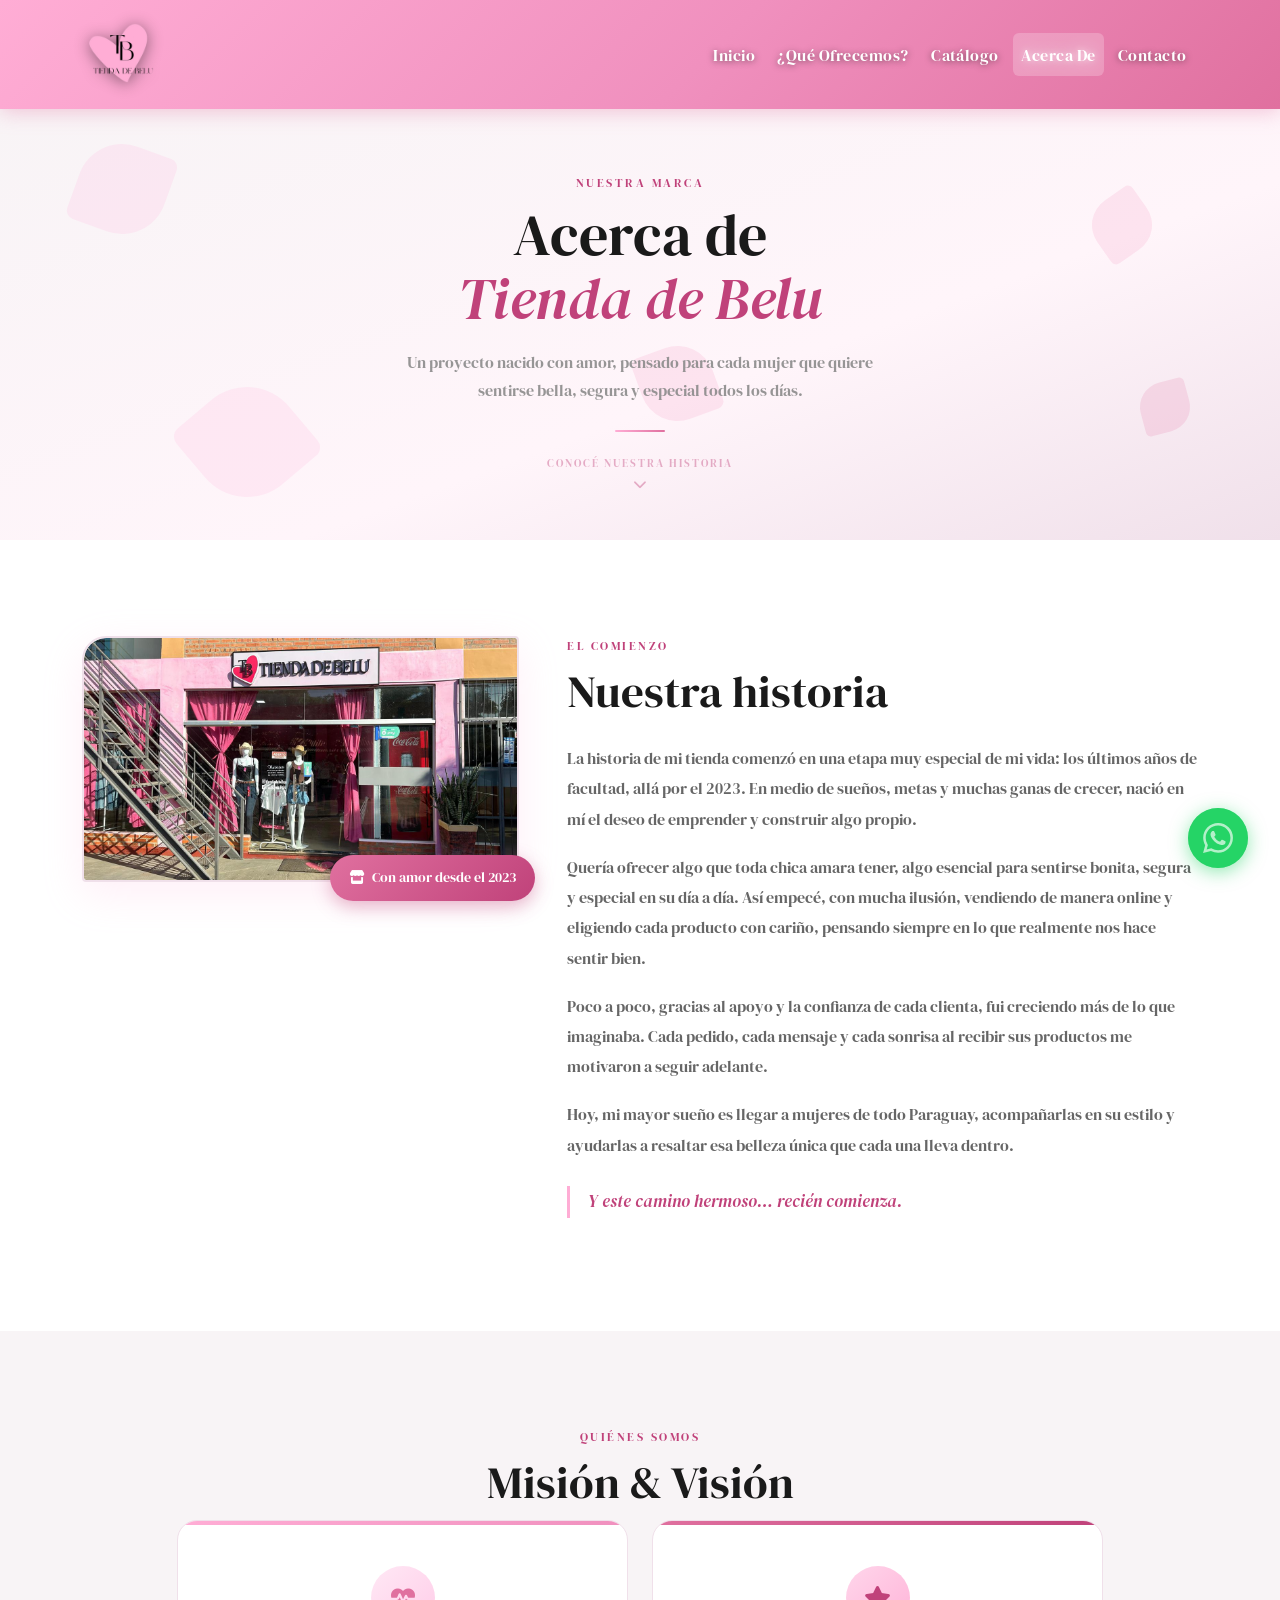
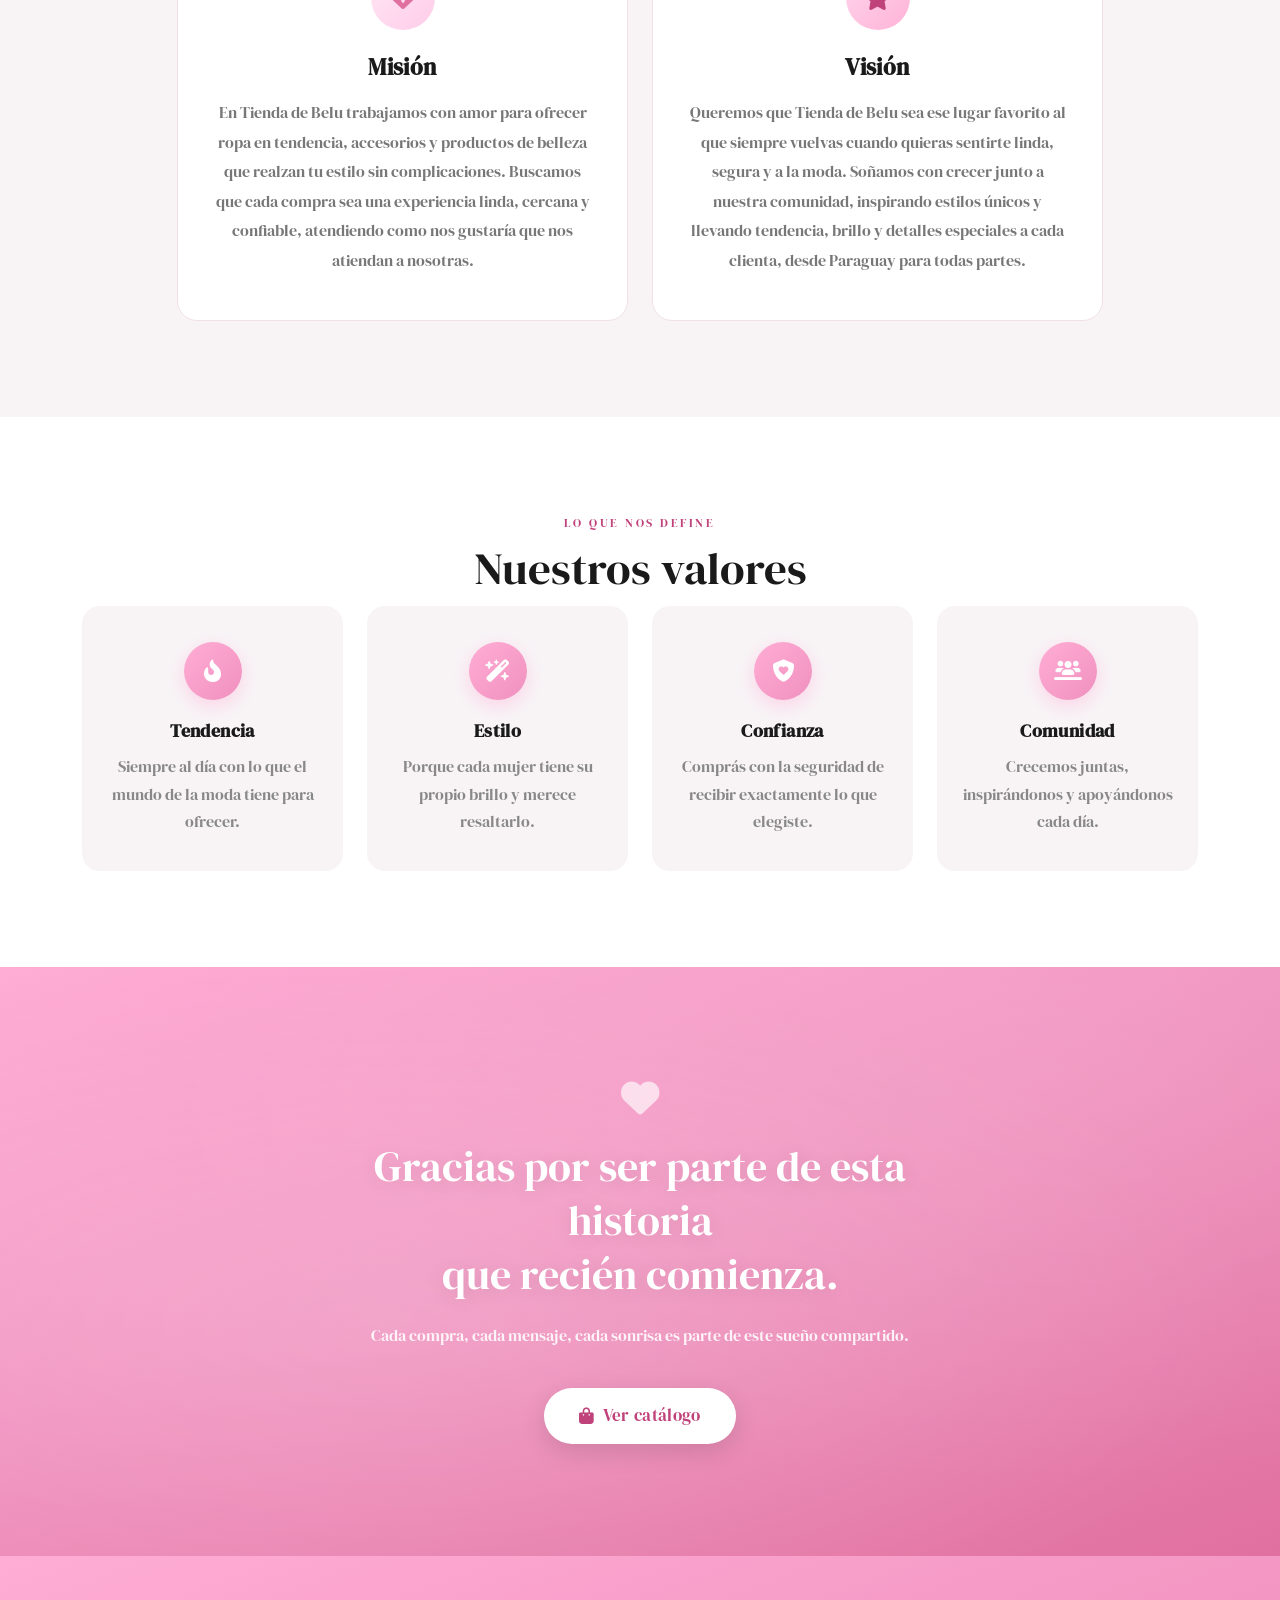
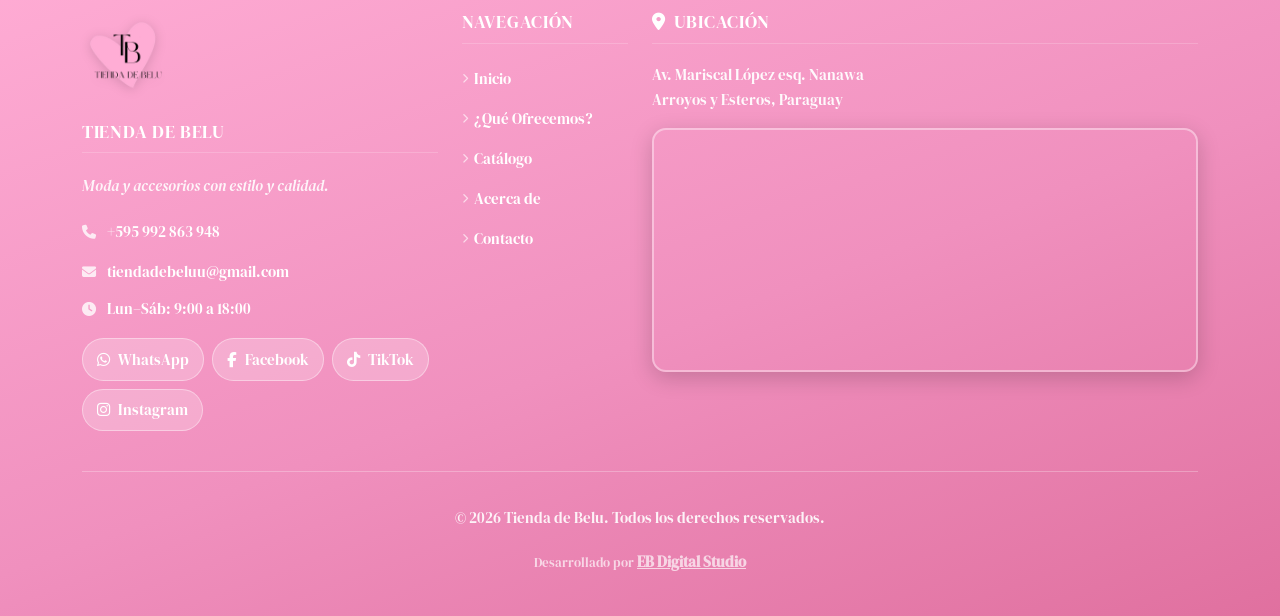
<file: acerca.html>
<!DOCTYPE html>
<html lang="es">

<head>
  <meta charset="UTF-8">
  <meta name="viewport" content="width=device-width, initial-scale=1.0">

  <!-- =============================================
       SEO BÁSICO
       ============================================= -->
  <title>Acerca de Tienda de Belu | Nuestra Historia en Paraguay</title>
  <meta name="description" content="Conocé la historia de Tienda de Belu, nacida en 2023 con amor en Arroyos y Esteros, Paraguay. Ropa, accesorios y belleza con atención personalizada y envíos a todo el país.">
  <meta name="keywords" content="acerca de Tienda de Belu, historia tienda Paraguay, moda mujer Arroyos y Esteros, tienda ropa accesorios Paraguay, Tienda de Belu misión visión">
  <meta name="author" content="Tienda de Belu">
  <meta name="robots" content="index, follow">
  <meta name="theme-color" content="#e91e8c">

  <!-- =============================================
       CANONICAL URL
       ============================================= -->
  <link rel="canonical" href="https://www.tiendadebeluu.com.py/acerca.html">

  <!-- =============================================
       OPEN GRAPH (Facebook, WhatsApp, TikTok)
       ============================================= -->
  <meta property="og:type" content="website">
  <meta property="og:site_name" content="Tienda de Belu">
  <meta property="og:title" content="Acerca de Tienda de Belu | Nuestra Historia en Paraguay">
  <meta property="og:description" content="Conocé quiénes somos, nuestra historia y por qué somos la tienda de moda y accesorios preferida en Arroyos y Esteros, Paraguay.">
  <meta property="og:url" content="https://www.tiendadebeluu.com.py/acerca.html">
  <meta property="og:image" content="https://www.tiendadebeluu.com.py/assets/img/og-image.jpg">
  <meta property="og:image:width" content="1200">
  <meta property="og:image:height" content="630">
  <meta property="og:image:alt" content="Tienda de Belu - Ropa y accesorios en Paraguay">
  <meta property="og:locale" content="es_PY">

  <!-- =============================================
       TWITTER / X CARD
       ============================================= -->
  <meta name="twitter:card" content="summary_large_image">
  <meta name="twitter:title" content="Acerca de Tienda de Belu | Nuestra Historia en Paraguay">
  <meta name="twitter:description" content="Conocé quiénes somos y por qué somos la tienda preferida en Arroyos y Esteros, Paraguay.">
  <meta name="twitter:image" content="https://www.tiendadebeluu.com.py/assets/img/og-image.jpg">

  <!-- =============================================
       SCHEMA MARKUP (JSON-LD) — AboutPage
       ============================================= -->
  <script type="application/ld+json">
  {
    "@context": "https://schema.org",
    "@type": "AboutPage",
    "name": "Acerca de Tienda de Belu",
    "description": "Conocé la historia de Tienda de Belu, nacida en 2023 con amor en Arroyos y Esteros, Paraguay. Ropa, accesorios y belleza con envíos a todo el país.",
    "url": "https://www.tiendadebeluu.com.py/acerca.html",
    "isPartOf": {
      "@type": "ClothingStore",
      "name": "Tienda de Belu",
      "url": "https://www.tiendadebeluu.com.py",
      "foundingDate": "2023",
      "telephone": "+595992863948",
      "email": "tiendadebeluu@gmail.com",
      "address": {
        "@type": "PostalAddress",
        "streetAddress": "Av. Mariscal López esq. Nanawa",
        "addressLocality": "Arroyos y Esteros",
        "addressCountry": "PY"
      },
      "sameAs": [
        "https://www.facebook.com/share/17E23mWFLx/",
        "https://www.instagram.com/tiendadebeluu",
        "https://www.tiktok.com/@tiendadebeluu",
        "https://wa.me/595992863948"
      ]
    }
  }
  </script>


  <!-- =============================================
       SCHEMA MARKUP — BreadcrumbList (Acerca de)
       ============================================= -->
  <script type="application/ld+json">
  {
    "@context": "https://schema.org",
    "@type": "BreadcrumbList",
    "itemListElement": [
      {
        "@type": "ListItem",
        "position": 1,
        "name": "Inicio",
        "item": "https://www.tiendadebeluu.com.py/"
      },
      {
        "@type": "ListItem",
        "position": 2,
        "name": "Acerca de",
        "item": "https://www.tiendadebeluu.com.py/acerca.html"
      }
    ]
  }
  </script>

  <!-- =============================================
       FAVICON
       ============================================= -->
  <link rel="icon" type="image/x-icon" href="assets/img/favicon/favicon.ico">
  <link rel="icon" type="image/svg+xml" href="assets/img/favicon/favicon.svg">
  <link rel="icon" type="image/png" sizes="96x96" href="assets/img/favicon/favicon-96x96.png">
  <link rel="apple-touch-icon" sizes="180x180" href="assets/img/favicon/apple-touch-icon.png">
  <link rel="manifest" href="assets/img/favicon/site.webmanifest">

  <!-- Bootstrap CSS -->
  <link rel="stylesheet" href="assets/css/bootstrap.min.css">

  <!-- CSS General (navbar, footer, utilidades — compartido con todas las páginas) -->
  <link rel="stylesheet" href="assets/css/general.css">

  <!-- CSS específico de acerca -->
  <link rel="stylesheet" href="assets/css/style-acerca.css">

  <!-- Preconnect para acelerar Font Awesome -->
  <link rel="preconnect" href="https://cdnjs.cloudflare.com">

  <!-- Font Awesome -->
  <link rel="stylesheet" href="https://cdnjs.cloudflare.com/ajax/libs/font-awesome/6.5.0/css/all.min.css">
</head>

<body>
  <!-- =============================================
       HEADER / NAVBAR
       ============================================= -->
  <header class="v2-header">
    <nav class="navbar navbar-expand-lg v2-navbar" aria-label="Navegación principal">
      <div class="container">

        <a class="navbar-brand" href="index.html">
          <img src="assets/img/logosinfondo.png" alt="Logo Tienda de Belu">
        </a>

        <button class="navbar-toggler" type="button" data-bs-toggle="collapse" data-bs-target="#v2NavMenu"
          aria-controls="v2NavMenu" aria-expanded="false" aria-label="Abrir menú" id="v2HamburgerBtn">
          <span class="v2-hamburger-line"></span>
          <span class="v2-hamburger-line"></span>
          <span class="v2-hamburger-line"></span>
        </button>

        <div class="collapse navbar-collapse" id="v2NavMenu">
          <ul class="navbar-nav ms-auto">
            <li class="nav-item"><a class="nav-link" href="index.html">Inicio</a></li>
            <li class="nav-item"><a class="nav-link" href="index.html#v2-ofrecemos">¿Qué Ofrecemos?</a></li>
            <li class="nav-item"><a class="nav-link" href="catalogo.html">Catálogo</a></li>
            <li class="nav-item"><a class="nav-link active" href="acerca.html">Acerca De</a></li>
            <li class="nav-item"><a class="nav-link" href="contacto.html">Contacto</a></li>
          </ul>
        </div>
      </div>
    </nav>
  </header>

  <!-- =============================================
     MAIN — ACERCA DE | TIENDA DE BELU
     ============================================= -->
  <main>

    <!-- ══════════════════════════════════════════
       1. HERO / INTRO
       ══════════════════════════════════════════ -->
    <section class="ac-hero v2-scroll-fade">
      <div class="ac-hero__petals" aria-hidden="true">
        <span class="ac-petal ac-petal--1"></span>
        <span class="ac-petal ac-petal--2"></span>
        <span class="ac-petal ac-petal--3"></span>
        <span class="ac-petal ac-petal--4"></span>
        <span class="ac-petal ac-petal--5"></span>
      </div>
      <div class="container">
        <div class="ac-hero__inner">
          <p class="v2-section-label">Nuestra marca</p>
          <h1 class="ac-hero__title">Acerca de<br><em>Tienda de Belu</em></h1>
          <p class="ac-hero__sub">
            Un proyecto nacido con amor, pensado para cada mujer que quiere<br class="d-none d-md-block">
            sentirse bella, segura y especial todos los días.
          </p>
          <div class="ac-hero__line" aria-hidden="true"></div>
          <div class="ac-hero__scroll" aria-hidden="true">
            <span>Conocé nuestra historia</span>
            <i class="fa-solid fa-chevron-down"></i>
          </div>
        </div>
      </div>
    </section>


    <!-- ══════════════════════════════════════════
       2. NUESTRA HISTORIA
       ══════════════════════════════════════════ -->
    <section class="ac-historia">
      <div class="container">
        <div class="row align-items-center g-5">

          <!-- Imagen decorativa -->
          <div class="col-lg-5 v2-scroll-fade align-self-start">
            <div class="ac-historia__img-wrap">
              <div class="ac-historia__img-placeholder ac-historia__img-placeholder--foto">
                <img src="assets/img/imagenlocal.jpeg" alt="Local de Tienda de Belu" class="ac-historia__foto">
              </div>
              <div class="ac-historia__badge">
                <i class="fa-solid fa-store"></i>
                <span>Con amor desde el 2023</span>
              </div>
            </div>
          </div>

          <!-- Texto -->
          <div class="col-lg-7 v2-scroll-fade">
            <p class="v2-section-label" style="text-align:left;">El comienzo</p>
            <h2 class="ac-historia__title">Nuestra historia</h2>
            <div class="ac-historia__text">
              <p>
                La historia de mi tienda comenzó en una etapa muy especial de mi vida: los últimos años de facultad,
                allá por el 2023. En medio de sueños, metas y muchas ganas de crecer, nació en mí el deseo de emprender
                y construir algo propio.
              </p>
              <p>
                Quería ofrecer algo que toda chica amara tener, algo esencial para sentirse bonita, segura y especial en
                su día a día. Así empecé, con mucha ilusión, vendiendo de manera online y eligiendo cada producto con
                cariño, pensando siempre en lo que realmente nos hace sentir bien.
              </p>
              <p>
                Poco a poco, gracias al apoyo y la confianza de cada clienta, fui creciendo más de lo que imaginaba.
                Cada pedido, cada mensaje y cada sonrisa al recibir sus productos me motivaron a seguir adelante.
              </p>
              <p>
                Hoy, mi mayor sueño es llegar a mujeres de todo Paraguay, acompañarlas en su estilo y ayudarlas a
                resaltar esa belleza única que cada una lleva dentro.
              </p>
              <p class="ac-historia__cierre">
                <em>Y este camino hermoso… recién comienza.</em>
              </p>
            </div>
          </div>

        </div>
      </div>
    </section>


    <!-- ══════════════════════════════════════════
       3. MISIÓN Y VISIÓN
       ══════════════════════════════════════════ -->
    <section class="ac-mv">
      <div class="container">
        <p class="v2-section-label v2-scroll-fade">Quiénes somos</p>
        <h2 class="v2-section-title v2-scroll-fade">Misión &amp; Visión</h2>

        <div class="row g-4 justify-content-center v2-stagger">

          <!-- Misión -->
          <div class="col-md-6 col-lg-5 v2-scroll-fade">
            <div class="ac-mv-card ac-mv-card--mision">
              <div class="ac-mv-card__icon">
                <i class="fa-solid fa-heart-pulse"></i>
              </div>
              <h3 class="ac-mv-card__title">Misión</h3>
              <p class="ac-mv-card__text">
                En Tienda de Belu trabajamos con amor para ofrecer ropa en tendencia, accesorios y productos de belleza
                que realzan tu estilo sin complicaciones. Buscamos que cada compra sea una experiencia linda, cercana y
                confiable, atendiendo como nos gustaría que nos atiendan a nosotras.
              </p>
            </div>
          </div>

          <!-- Visión -->
          <div class="col-md-6 col-lg-5 v2-scroll-fade">
            <div class="ac-mv-card ac-mv-card--vision">
              <div class="ac-mv-card__icon">
                <i class="fa-solid fa-star"></i>
              </div>
              <h3 class="ac-mv-card__title">Visión</h3>
              <p class="ac-mv-card__text">
                Queremos que Tienda de Belu sea ese lugar favorito al que siempre vuelvas cuando quieras sentirte linda,
                segura y a la moda. Soñamos con crecer junto a nuestra comunidad, inspirando estilos únicos y llevando
                tendencia, brillo y detalles especiales a cada clienta, desde Paraguay para todas partes.
              </p>
            </div>
          </div>

        </div>
      </div>
    </section>


    <!-- ══════════════════════════════════════════
       4. VALORES DE LA MARCA
       ══════════════════════════════════════════ -->
    <section class="ac-valores">
      <div class="container">
        <p class="v2-section-label v2-scroll-fade">Lo que nos define</p>
        <h2 class="v2-section-title v2-scroll-fade">Nuestros valores</h2>

        <div class="row g-4 justify-content-center v2-stagger">

          <div class="col-6 col-md-3 v2-scroll-fade">
            <div class="ac-valor">
              <div class="ac-valor__icon-wrap">
                <i class="fa-solid fa-fire-flame-curved"></i>
              </div>
              <h4 class="ac-valor__name">Tendencia</h4>
              <p class="ac-valor__desc">Siempre al día con lo que el mundo de la moda tiene para ofrecer.</p>
            </div>
          </div>

          <div class="col-6 col-md-3 v2-scroll-fade">
            <div class="ac-valor">
              <div class="ac-valor__icon-wrap">
                <i class="fa-solid fa-wand-magic-sparkles"></i>
              </div>
              <h4 class="ac-valor__name">Estilo</h4>
              <p class="ac-valor__desc">Porque cada mujer tiene su propio brillo y merece resaltarlo.</p>
            </div>
          </div>

          <div class="col-6 col-md-3 v2-scroll-fade">
            <div class="ac-valor">
              <div class="ac-valor__icon-wrap">
                <i class="fa-solid fa-shield-heart"></i>
              </div>
              <h4 class="ac-valor__name">Confianza</h4>
              <p class="ac-valor__desc">Comprás con la seguridad de recibir exactamente lo que elegiste.</p>
            </div>
          </div>

          <div class="col-6 col-md-3 v2-scroll-fade">
            <div class="ac-valor">
              <div class="ac-valor__icon-wrap">
                <i class="fa-solid fa-users-line"></i>
              </div>
              <h4 class="ac-valor__name">Comunidad</h4>
              <p class="ac-valor__desc">Crecemos juntas, inspirándonos y apoyándonos cada día.</p>
            </div>
          </div>

        </div>
      </div>
    </section>


    <!-- ══════════════════════════════════════════
       5. CIERRE EMOCIONAL
       ══════════════════════════════════════════ -->
    <section class="ac-cierre">
      <div class="ac-cierre__bg" aria-hidden="true"></div>
      <div class="container position-relative">
        <div class="ac-cierre__inner v2-scroll-fade">
          <i class="fa-solid fa-heart ac-cierre__icon" aria-hidden="true"></i>
          <h2 class="ac-cierre__text">
            Gracias por ser parte de esta historia<br>que recién comienza.
          </h2>
          <p class="ac-cierre__sub">
            Cada compra, cada mensaje, cada sonrisa es parte de este sueño compartido.
          </p>
          <a href="catalogo.html" class="v2-btn-primary ac-cierre__btn">
            <i class="fa-solid fa-bag-shopping"></i>
            Ver catálogo
          </a>
        </div>
      </div>
    </section>

  </main>

  <!-- =============================================
       FOOTER
       ============================================= -->
  <footer class="v2-footer" aria-label="Pie de página">
    <div class="container">
      <div class="row g-4">

        <!-- Col 1: Logo + Info + Redes -->
        <div class="col-md-4 col-sm-12">
          <a href="index.html" style="display:inline-block; margin-bottom:1.2rem;" aria-label="Ir al inicio - Tienda de Belu">
            <img src="assets/img/logosinfondo.png" alt="Logo Tienda de Belu" class="v2-footer-logo">
          </a>
          <div>
            <h5>Tienda de Belu</h5>
            <p class="v2-footer-tagline">Moda y accesorios con estilo y calidad.</p>
            <ul class="v2-contact-list">
              <li><i class="fa-solid fa-phone" aria-hidden="true"></i><a href="tel:+595992863948">+595 992 863 948</a></li>
              <li><i class="fa-solid fa-envelope" aria-hidden="true"></i><a href="mailto:tiendadebeluu@gmail.com">tiendadebeluu@gmail.com</a></li>
              <li><i class="fa-solid fa-clock" aria-hidden="true"></i><span>Lun–Sáb: 9:00 a 18:00</span></li>
            </ul>
          </div>
          <div class="v2-footer-social">
            <a href="https://wa.me/595992863948" target="_blank" rel="noopener noreferrer"
              class="v2-social-link v2-social-wa" aria-label="Contactar por WhatsApp">
              <i class="fa-brands fa-whatsapp"></i><span>WhatsApp</span>
            </a>
            <a href="https://www.facebook.com/share/17E23mWFLx/?mibextid=wwXIfr" target="_blank"
              rel="noopener noreferrer" class="v2-social-link v2-social-fb" aria-label="Seguinos en Facebook">
              <i class="fa-brands fa-facebook-f"></i><span>Facebook</span>
            </a>
            <a href="https://www.tiktok.com/@tiendadebeluu" target="_blank" rel="noopener noreferrer"
              class="v2-social-link v2-social-tiktok" aria-label="Seguinos en TikTok">
              <i class="fa-brands fa-tiktok"></i><span>TikTok</span>
            </a>
            <a href="https://www.instagram.com/tiendadebeluu" target="_blank" rel="noopener noreferrer"
              class="v2-social-link v2-social-ig" aria-label="Seguinos en Instagram">
              <i class="fa-brands fa-instagram"></i><span>Instagram</span>
            </a>
          </div>
        </div>

        <!-- Col 2: Navegación -->
        <div class="col-md-2 col-sm-6 col-6">
          <h5>Navegación</h5>
          <ul>
            <li><a href="index.html"><i class="fa-solid fa-chevron-right v2-footer-arrow" aria-hidden="true"></i>Inicio</a></li>
            <li><a href="#v2-ofrecemos"><i class="fa-solid fa-chevron-right v2-footer-arrow" aria-hidden="true"></i>¿Qué Ofrecemos?</a>
            </li>
            <li><a href="catalogo.html"><i class="fa-solid fa-chevron-right v2-footer-arrow" aria-hidden="true"></i>Catálogo</a></li>
            <li><a href="acerca.html"><i class="fa-solid fa-chevron-right v2-footer-arrow" aria-hidden="true"></i>Acerca de</a></li>
            <li><a href="contacto.html"><i class="fa-solid fa-chevron-right v2-footer-arrow" aria-hidden="true"></i>Contacto</a></li>
          </ul>
        </div>

        <!-- Col 3: Mapa -->
        <div class="col-md-6 col-sm-12">
          <h5><i class="fa-solid fa-location-dot me-2" aria-hidden="true"></i>Ubicación</h5>
          <address class="v2-footer-address">
            Av. Mariscal López esq. Nanawa<br>
            Arroyos y Esteros, Paraguay
          </address>
          <div class="v2-footer-map">
            <iframe
              title="Ubicación de Tienda de Belu en Google Maps" src="https://www.google.com/maps/embed?pb=!1m18!1m12!1m3!1d2753.1393252873645!2d-57.10456722585318!3d-25.055181718164622!2m3!1f0!2f0!3f0!3m2!1i1024!2i768!4f13.1!3m3!1m2!1s0x945dc300060d4255%3A0x932f2931797eb55!2sTienda%20de%20Belu!5e0!3m2!1ses!2spy!4v1772836158541!5m2!1ses!2spy"
              allowfullscreen="" loading="lazy" referrerpolicy="no-referrer-when-downgrade">
            </iframe>
          </div>
        </div>

      </div>

      <div class="row">
        <div class="col-12">
          <div class="v2-footer-copyright">
            <p>&copy; 2026 Tienda de Belu. Todos los derechos reservados.</p>
            <p style="margin-top: 0.3rem; font-size: 0.8rem; opacity: 0.75;">
              Desarrollado por
              <a href="https://ebdigitalstudio.github.io/EBDigital/" target="_blank" rel="noopener noreferrer"
                style="color:#fff; font-weight:600; text-decoration:underline;">
                EB Digital Studio
              </a>
            </p>
          </div>
        </div>
      </div>
    </div>
  </footer>

  <!-- =============================================
       BOTÓN FLOTANTE WHATSAPP
       ============================================= -->
  <a href="https://wa.me/595992863948?text=Hola%20Tienda%20Belu,%20quisiera%20hacer%20una%20consulta." target="_blank"
    rel="noopener noreferrer" class="v2-wa-float" aria-label="Contactar por WhatsApp">
    <svg xmlns="http://www.w3.org/2000/svg" width="30" height="30" viewBox="0 0 24 24" fill="white" aria-hidden="true">
      <path
        d="M17.472 14.382c-.297-.149-1.758-.867-2.03-.967-.273-.099-.471-.148-.67.15-.197.297-.767.966-.94 1.164-.173.199-.347.223-.644.075-.297-.15-1.255-.463-2.39-1.475-.883-.788-1.48-1.761-1.653-2.059-.173-.297-.018-.458.13-.606.134-.133.298-.347.446-.52.149-.174.198-.298.298-.497.099-.198.05-.371-.025-.52-.075-.149-.669-1.612-.916-2.207-.242-.579-.487-.5-.669-.51-.173-.008-.371-.01-.57-.01-.198 0-.52.074-.792.372-.272.297-1.04 1.016-1.04 2.479 0 1.462 1.065 2.875 1.213 3.074.149.198 2.096 3.2 5.077 4.487.709.306 1.262.489 1.694.625.712.227 1.36.195 1.871.118.571-.085 1.758-.719 2.006-1.413.248-.694.248-1.289.173-1.413-.074-.124-.272-.198-.57-.347m-5.421 7.403h-.004a9.87 9.87 0 0 1-5.031-1.378l-.361-.214-3.741.982.998-3.648-.235-.374a9.86 9.86 0 0 1-1.51-5.26c.001-5.45 4.436-9.884 9.888-9.884 2.64 0 5.122 1.03 6.988 2.898a9.825 9.825 0 0 1 2.893 6.994c-.003 5.45-4.437 9.884-9.885 9.884m8.413-18.297A11.815 11.815 0 0 0 12.05 0C5.495 0 .16 5.335.157 11.892c0 2.096.547 4.142 1.588 5.945L.057 24l6.305-1.654a11.882 11.882 0 0 0 5.683 1.448h.005c6.554 0 11.89-5.335 11.893-11.893a11.821 11.821 0 0 0-3.48-8.413Z" />
    </svg>
  </a>

  <!-- Bootstrap JS -->
  <script src="assets/js/bootstrap.bundle.min.js"></script>
  <!-- JS General -->
  <script src="assets/js/main.js"></script>  

</body>

</html>
</file>
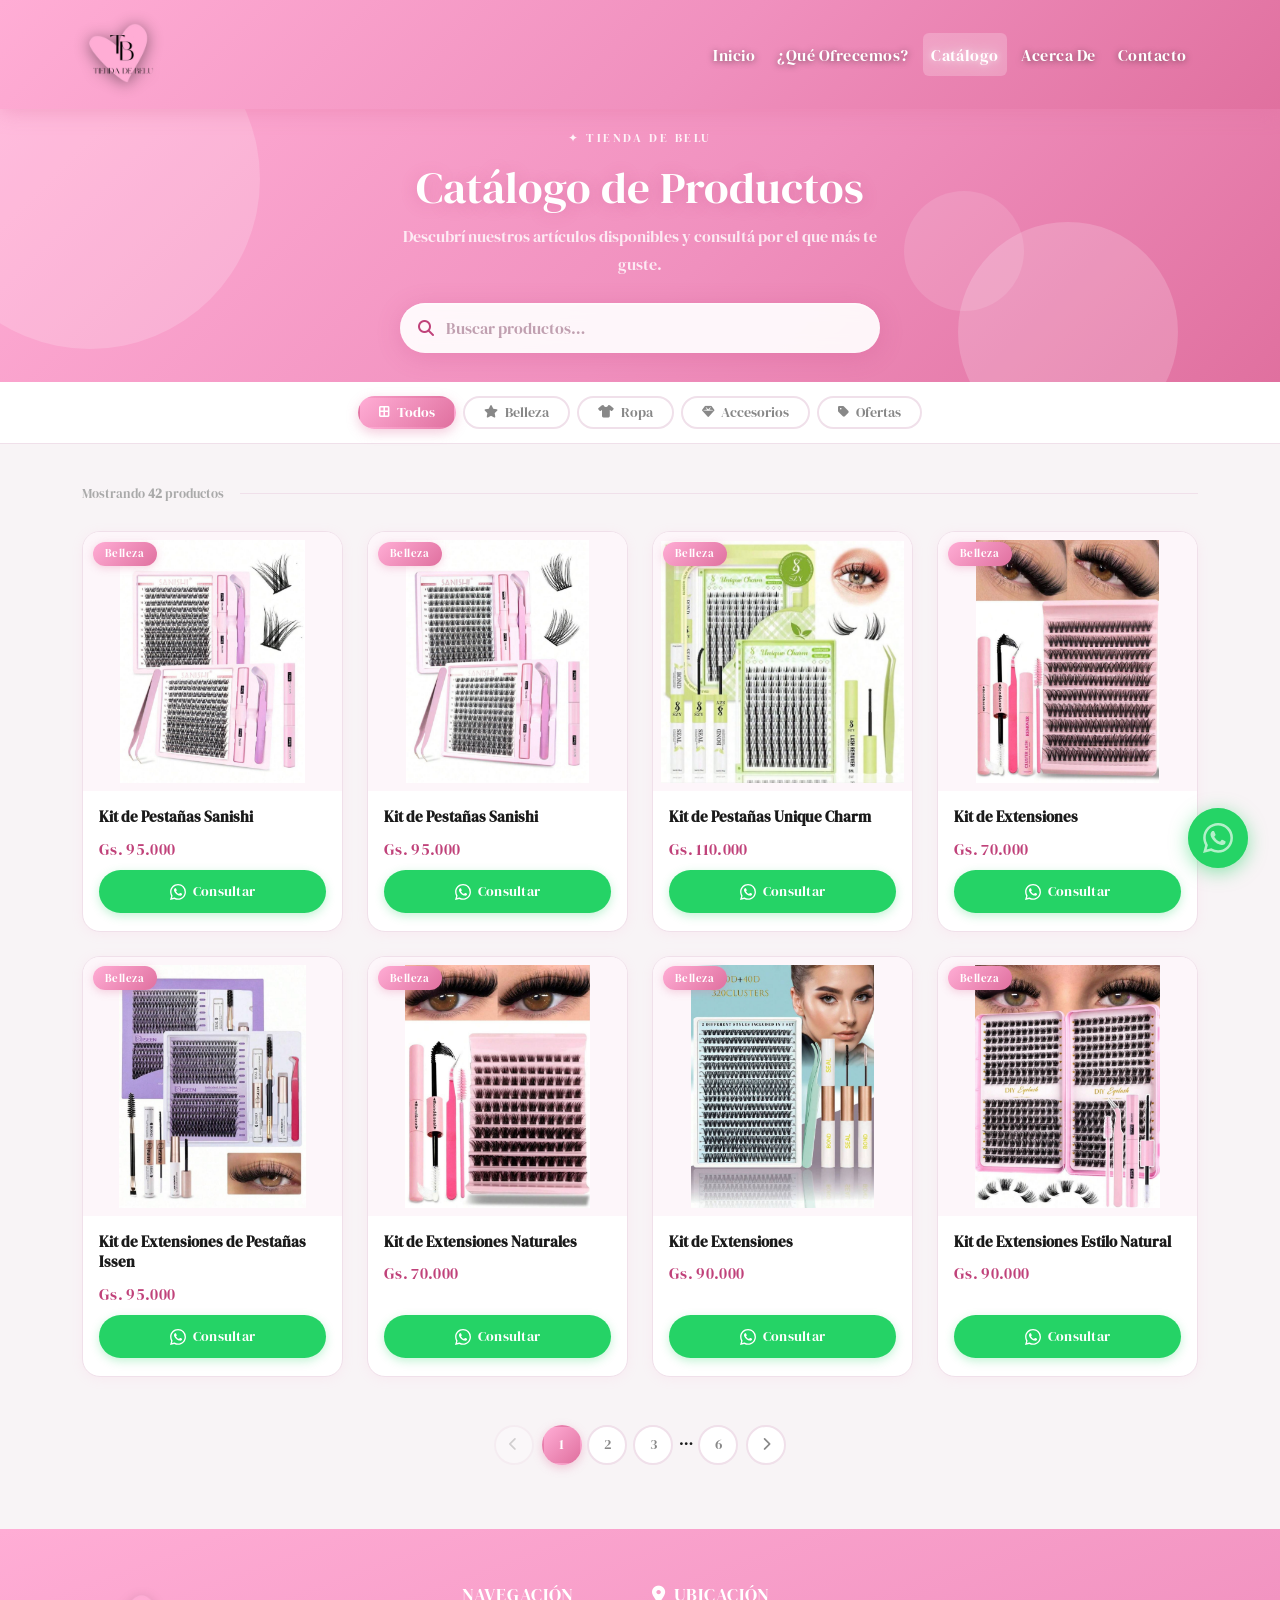
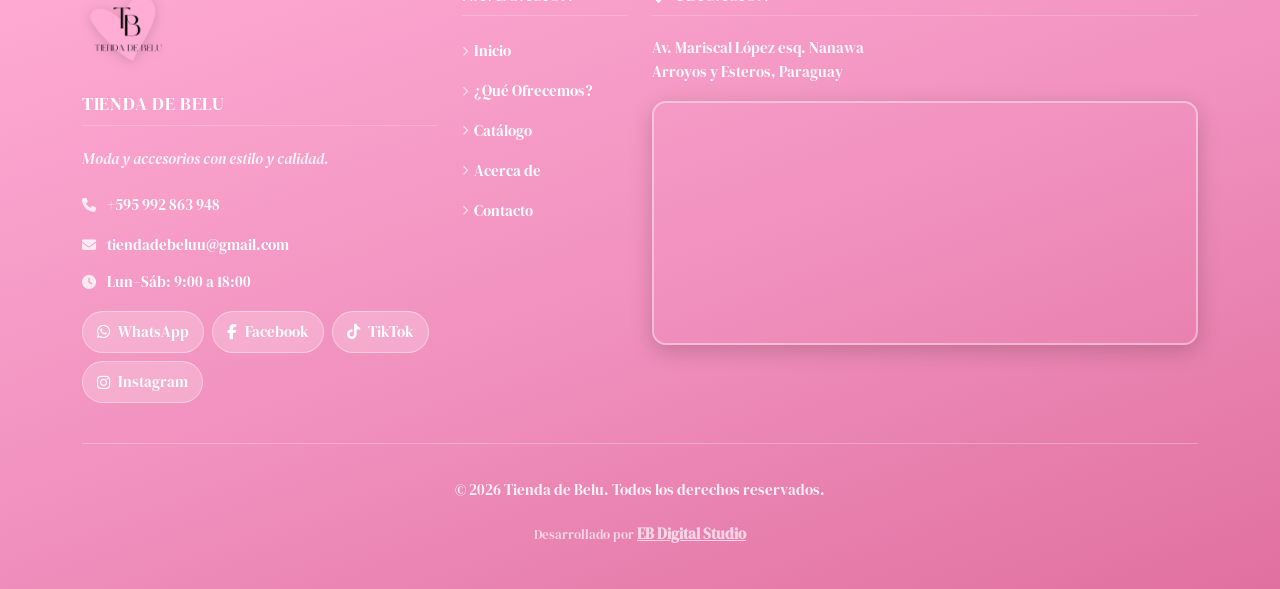
<file: catalogo.html>
<!DOCTYPE html>
<html lang="es">

<head>
  <meta charset="UTF-8">
  <meta name="viewport" content="width=device-width, initial-scale=1.0">

  <!-- =============================================
       SEO BÁSICO
       ============================================= -->
  <title>Catálogo | Ropa, Accesorios y Belleza - Tienda de Belu Paraguay</title>
  <meta name="description"
    content="Explorá el catálogo completo de Tienda de Belu: ropa, accesorios, pestañas y cosméticos. +200 productos con envíos a todo Paraguay. ¡Nuevos artículos cada semana!">
  <meta name="keywords"
    content="catálogo ropa Paraguay, accesorios mujer Paraguay, pestañas postizas Paraguay, cosméticos Paraguay, comprar ropa online Paraguay, Tienda de Belu catálogo">
  <meta name="author" content="Tienda de Belu">
  <meta name="robots" content="index, follow">
  <meta name="theme-color" content="#e91e8c">

  <!-- =============================================
       CANONICAL URL
       ============================================= -->
  <link rel="canonical" href="https://www.tiendadebeluu.com.py/catalogo.html">

  <!-- =============================================
       OPEN GRAPH (Facebook, WhatsApp, TikTok)
       ============================================= -->
  <meta property="og:type" content="website">
  <meta property="og:site_name" content="Tienda de Belu">
  <meta property="og:title" content="Catálogo | Ropa, Accesorios y Belleza - Tienda de Belu Paraguay">
  <meta property="og:description"
    content="Explorá +200 productos: ropa, accesorios, pestañas y cosméticos. Envíos a todo Paraguay. ¡Nuevos artículos cada semana!">
  <meta property="og:url" content="https://www.tiendadebeluu.com.py/catalogo.html">
  <meta property="og:image" content="https://www.tiendadebeluu.com.py/assets/img/og-image.jpg">
  <meta property="og:image:width" content="1200">
  <meta property="og:image:height" content="630">
  <meta property="og:image:alt" content="Catálogo de productos Tienda de Belu - Paraguay">
  <meta property="og:locale" content="es_PY">

  <!-- =============================================
       TWITTER / X CARD
       ============================================= -->
  <meta name="twitter:card" content="summary_large_image">
  <meta name="twitter:title" content="Catálogo | Ropa, Accesorios y Belleza - Tienda de Belu Paraguay">
  <meta name="twitter:description"
    content="Explorá +200 productos: ropa, accesorios, pestañas y cosméticos con envíos a todo Paraguay.">
  <meta name="twitter:image" content="https://www.tiendadebeluu.com.py/assets/img/og-image.jpg">

  <!-- =============================================
       SCHEMA MARKUP (JSON-LD) — CollectionPage + ItemList
       ============================================= -->
  <script type="application/ld+json">
  {
    "@context": "https://schema.org",
    "@type": "CollectionPage",
    "name": "Catálogo de Productos - Tienda de Belu",
    "description": "Catálogo completo de ropa, accesorios, pestañas y cosméticos de Tienda de Belu. Envíos a todo Paraguay.",
    "url": "https://www.tiendadebeluu.com.py/catalogo.html",
    "isPartOf": {
      "@type": "ClothingStore",
      "name": "Tienda de Belu",
      "url": "https://www.tiendadebeluu.com.py",
      "telephone": "+595992863948",
      "address": {
        "@type": "PostalAddress",
        "streetAddress": "Av. Mariscal López esq. Nanawa",
        "addressLocality": "Arroyos y Esteros",
        "addressCountry": "PY"
      }
    },
    "mainEntity": {
      "@type": "ItemList",
      "name": "Productos Tienda de Belu",
      "itemListElement": [
        {
          "@type": "ListItem",
          "position": 1,
          "item": {
            "@type": "Product",
            "name": "Kit de Pestañas Sanishi",
            "description": "Set completo de pestañas Sanishi con pinzas y accesorios. Resultado natural y duradero.",
            "image": "https://www.tiendadebeluu.com.py/assets/img/articulos/articulo1.jpeg",
            "brand": { "@type": "Brand", "name": "Sanishi" },
            "offers": {
              "@type": "Offer",
              "priceCurrency": "PYG",
              "price": "95000",
              "availability": "https://schema.org/InStock",
              "seller": { "@type": "Organization", "name": "Tienda de Belu" }
            }
          }
        },
        {
          "@type": "ListItem",
          "position": 2,
          "item": {
            "@type": "Product",
            "name": "Kit de Pestañas Unique Charm",
            "description": "Set completo Unique Charm con bond, seal y removedor en un solo kit.",
            "image": "https://www.tiendadebeluu.com.py/assets/img/articulos/articulo3.jpeg",
            "brand": { "@type": "Brand", "name": "Unique Charm" },
            "offers": {
              "@type": "Offer",
              "priceCurrency": "PYG",
              "price": "110000",
              "availability": "https://schema.org/InStock",
              "seller": { "@type": "Organization", "name": "Tienda de Belu" }
            }
          }
        },
        {
          "@type": "ListItem",
          "position": 3,
          "item": {
            "@type": "Product",
            "name": "Kit de Extensiones de Pestañas Issen",
            "description": "Kit de extensiones de pestañas profesional Issen. Resultado natural y duradero.",
            "image": "https://www.tiendadebeluu.com.py/assets/img/articulos/articulo5.jpeg",
            "brand": { "@type": "Brand", "name": "Issen" },
            "offers": {
              "@type": "Offer",
              "priceCurrency": "PYG",
              "price": "95000",
              "availability": "https://schema.org/InStock",
              "seller": { "@type": "Organization", "name": "Tienda de Belu" }
            }
          }
        },
        {
          "@type": "ListItem",
          "position": 4,
          "item": {
            "@type": "Product",
            "name": "Anillo para Ansiedad Doble Argolla Plata",
            "description": "Anillo giratorio para ansiedad, diseño doble argolla en color plata.",
            "image": "https://www.tiendadebeluu.com.py/assets/img/accesorios/accesorio1.jpeg",
            "offers": {
              "@type": "Offer",
              "priceCurrency": "PYG",
              "price": "45000",
              "availability": "https://schema.org/InStock",
              "seller": { "@type": "Organization", "name": "Tienda de Belu" }
            }
          }
        },
        {
          "@type": "ListItem",
          "position": 5,
          "item": {
            "@type": "Product",
            "name": "Perfume con Feromonas",
            "description": "Perfume con feromonas para mujer. Fragancia irresistible y duradera.",
            "image": "https://www.tiendadebeluu.com.py/assets/img/articulos/articulo19.jpeg",
            "offers": {
              "@type": "Offer",
              "priceCurrency": "PYG",
              "price": "55000",
              "availability": "https://schema.org/InStock",
              "seller": { "@type": "Organization", "name": "Tienda de Belu" }
            }
          }
        }
      ]
    }
  }
  </script>

  <!-- =============================================
       SCHEMA MARKUP — BreadcrumbList (Catálogo)
       ============================================= -->
  <script type="application/ld+json">
  {
    "@context": "https://schema.org",
    "@type": "BreadcrumbList",
    "itemListElement": [
      {
        "@type": "ListItem",
        "position": 1,
        "name": "Inicio",
        "item": "https://www.tiendadebeluu.com.py/"
      },
      {
        "@type": "ListItem",
        "position": 2,
        "name": "Catálogo",
        "item": "https://www.tiendadebeluu.com.py/catalogo.html"
      }
    ]
  }
  </script>

  <!-- =============================================
       FAVICON
       ============================================= -->
  <link rel="icon" type="image/x-icon" href="assets/img/favicon/favicon.ico">
  <link rel="icon" type="image/svg+xml" href="assets/img/favicon/favicon.svg">
  <link rel="icon" type="image/png" sizes="96x96" href="assets/img/favicon/favicon-96x96.png">
  <link rel="apple-touch-icon" sizes="180x180" href="assets/img/favicon/apple-touch-icon.png">
  <link rel="manifest" href="assets/img/favicon/site.webmanifest">

  <!-- Bootstrap CSS -->
  <link rel="stylesheet" href="assets/css/bootstrap.min.css">

  <!-- CSS General (navbar, footer, utilidades — compartido con todas las páginas) -->
  <link rel="stylesheet" href="assets/css/general.css">

  <!-- CSS específico del catálogo -->
  <link rel="stylesheet" href="assets/css/style-catalogo.css">

  <!-- Preconnect para acelerar Font Awesome -->
  <link rel="preconnect" href="https://cdnjs.cloudflare.com">

  <!-- Font Awesome -->
  <link rel="stylesheet" href="https://cdnjs.cloudflare.com/ajax/libs/font-awesome/6.5.0/css/all.min.css">
</head>

<body>

  <!-- =============================================
       TIRA DE NOVEDAD
       ============================================= 
  <div class="v2-novedad-strip">
    🌸 ¡Nuevos artículos esta semana!
    <a href="catalogo.html">Ver novedades →</a>
  </div>
-->
  <!-- =============================================
       HEADER / NAVBAR
       ============================================= -->
  <header class="v2-header">
    <nav class="navbar navbar-expand-lg v2-navbar" aria-label="Navegación principal">
      <div class="container">

        <a class="navbar-brand" href="index.html">
          <img src="assets/img/logosinfondo.png" alt="Logo Tienda de Belu">
        </a>

        <button class="navbar-toggler" type="button" data-bs-toggle="collapse" data-bs-target="#v2NavMenu"
          aria-controls="v2NavMenu" aria-expanded="false" aria-label="Abrir menú" id="v2HamburgerBtn">
          <span class="v2-hamburger-line"></span>
          <span class="v2-hamburger-line"></span>
          <span class="v2-hamburger-line"></span>
        </button>

        <div class="collapse navbar-collapse" id="v2NavMenu">
          <ul class="navbar-nav ms-auto">
            <li class="nav-item"><a class="nav-link" href="index.html">Inicio</a></li>
            <li class="nav-item"><a class="nav-link" href="index.html#v2-ofrecemos">¿Qué Ofrecemos?</a></li>
            <li class="nav-item"><a class="nav-link active" href="catalogo.html">Catálogo</a></li>
            <li class="nav-item"><a class="nav-link" href="acerca.html">Acerca De</a></li>
            <li class="nav-item"><a class="nav-link" href="contacto.html">Contacto</a></li>
          </ul>
        </div>
      </div>
    </nav>
  </header>

  <main>

    <!-- =============================================
       CATÁLOGO — HERO STRIP (con búsqueda integrada)
       ============================================= -->
    <section class="cat-hero">
      <div class="cat-hero__bg-shapes">
        <span class="cat-hero__shape cat-hero__shape--1"></span>
        <span class="cat-hero__shape cat-hero__shape--2"></span>
        <span class="cat-hero__shape cat-hero__shape--3"></span>
      </div>
      <div class="container position-relative">
        <p class="cat-hero__eyebrow">✦ Tienda de Belu</p>
        <h1 class="cat-hero__title">Catálogo de Productos</h1>
        <p class="cat-hero__sub">Descubrí nuestros artículos disponibles y consultá por el que más te guste.</p>

        <!-- Barra de búsqueda dentro del hero -->
        <div class="cat-hero-search-wrap">
          <i class="fa-solid fa-magnifying-glass cat-hero-search-icon"></i>
          <input type="search" id="catSearchInput" class="cat-hero-search-input" placeholder="Buscar productos…"
            autocomplete="off" aria-label="Buscar productos">
          <button class="cat-hero-search-clear" id="catSearchClear" aria-label="Limpiar búsqueda" style="display:none;">
            <i class="fa-solid fa-xmark"></i>
          </button>
        </div>

      </div>
    </section>

    <!-- =============================================
       CATÁLOGO — BARRA DE FILTROS (sticky)
       ============================================= -->
    <section class="cat-controls">
      <div class="container">
        <div class="cat-filters" id="catFilters" role="group" aria-label="Filtrar por categoría">
          <button class="cat-filter-btn active" data-category="todos">
            <i class="fa-solid fa-border-all"></i> Todos
          </button>
          <button class="cat-filter-btn" data-category="belleza">
            <i class="fa-solid fa-star"></i> Belleza
          </button>
          <button class="cat-filter-btn" data-category="ropa">
            <i class="fa-solid fa-shirt"></i> Ropa
          </button>
          <button class="cat-filter-btn" data-category="accesorios">
            <i class="fa-solid fa-gem"></i> Accesorios
          </button>
          <button class="cat-filter-btn" data-category="ofertas">
            <i class="fa-solid fa-tag"></i> Ofertas
          </button>
        </div>
      </div>
    </section>

    <!-- =============================================
       CATÁLOGO — GRID DE PRODUCTOS
       ============================================= -->
    <section class="cat-grid-section">
      <div class="container">

        <!-- Contador de resultados -->
        <div class="cat-results-bar">
          <span class="cat-results-count" id="catResultsCount">Mostrando todos los productos</span>
          <span class="cat-results-divider"></span>
        </div>

        <!-- Grid -->
        <div class="row g-3 g-md-4" id="catProductGrid">

          <!-- ── Belleza ── -->

          <!-- ── PRODUCTO 1 ── -->
          <div class="col-6 col-md-4 col-lg-3 cat-product-col" data-category="belleza"
            data-name="Kit de Pestañas Sanishi" data-price="Gs. 95.000" data-img="assets/img/articulos/articulo1.jpeg">
            <div class="cat-card">
              <div class="cat-card__img-wrap">
                <img src="assets/img/articulos/articulo1.jpeg" alt="Kit de Pestañas Sanishi - Set completo con pinzas y accesorios" class="cat-card__img"
                  loading="lazy">
                <span class="cat-card__badge">Belleza</span>
              </div>
              <div class="cat-card__body">
                <h3 class="cat-card__name">Kit de Pestañas Sanishi</h3>
                <p class="cat-card__price">Gs. 95.000</p>
                <button class="cat-card__wa-btn" data-name="Kit de Pestañas Sanishi" data-price="Gs. 95.000"
                  data-img="assets/img/articulos/articulo1.jpeg"
                  aria-label="Consultar por Kit de Pestañas Sanishi en WhatsApp">
                  <svg xmlns="http://www.w3.org/2000/svg" width="16" height="16" viewBox="0 0 24 24"
                    fill="currentColor">
                    <path
                      d="M17.472 14.382c-.297-.149-1.758-.867-2.03-.967-.273-.099-.471-.148-.67.15-.197.297-.767.966-.94 1.164-.173.199-.347.223-.644.075-.297-.15-1.255-.463-2.39-1.475-.883-.788-1.48-1.761-1.653-2.059-.173-.297-.018-.458.13-.606.134-.133.298-.347.446-.52.149-.174.198-.298.298-.497.099-.198.05-.371-.025-.52-.075-.149-.669-1.612-.916-2.207-.242-.579-.487-.5-.669-.51-.173-.008-.371-.01-.57-.01-.198 0-.52.074-.792.372-.272.297-1.04 1.016-1.04 2.479 0 1.462 1.065 2.875 1.213 3.074.149.198 2.096 3.2 5.077 4.487.709.306 1.262.489 1.694.625.712.227 1.36.195 1.871.118.571-.085 1.758-.719 2.006-1.413.248-.694.248-1.289.173-1.413-.074-.124-.272-.198-.57-.347m-5.421 7.403h-.004a9.87 9.87 0 0 1-5.031-1.378l-.361-.214-3.741.982.998-3.648-.235-.374a9.86 9.86 0 0 1-1.51-5.26c.001-5.45 4.436-9.884 9.888-9.884 2.64 0 5.122 1.03 6.988 2.898a9.825 9.825 0 0 1 2.893 6.994c-.003 5.45-4.437 9.884-9.885 9.884m8.413-18.297A11.815 11.815 0 0 0 12.05 0C5.495 0 .16 5.335.157 11.892c0 2.096.547 4.142 1.588 5.945L.057 24l6.305-1.654a11.882 11.882 0 0 0 5.683 1.448h.005c6.554 0 11.89-5.335 11.893-11.893a11.821 11.821 0 0 0-3.48-8.413Z" />
                  </svg>
                  Consultar
                </button>
              </div>
            </div>
          </div>

          <!-- ── PRODUCTO 2 ── -->
          <div class="col-6 col-md-4 col-lg-3 cat-product-col" data-category="belleza"
            data-name="Kit de Pestañas Sanishi" data-price="Gs. 95.000" data-img="assets/img/articulos/articulo2.jpeg">
            <div class="cat-card">
              <div class="cat-card__img-wrap">
                <img src="assets/img/articulos/articulo2.jpeg" alt="Kit de Pestañas Sanishi - Aplicación duradera y resultado espectacular" class="cat-card__img"
                  loading="lazy">
                <span class="cat-card__badge">Belleza</span>
              </div>
              <div class="cat-card__body">
                <h3 class="cat-card__name">Kit de Pestañas Sanishi</h3>
                <p class="cat-card__price">Gs. 95.000</p>
                <button class="cat-card__wa-btn" data-name="Kit de Pestañas Sanishi" data-price="Gs. 95.000"
                  data-img="assets/img/articulos/articulo2.jpeg"
                  aria-label="Consultar por Kit de Pestañas Sanishi en WhatsApp">
                  <svg xmlns="http://www.w3.org/2000/svg" width="16" height="16" viewBox="0 0 24 24"
                    fill="currentColor">
                    <path
                      d="M17.472 14.382c-.297-.149-1.758-.867-2.03-.967-.273-.099-.471-.148-.67.15-.197.297-.767.966-.94 1.164-.173.199-.347.223-.644.075-.297-.15-1.255-.463-2.39-1.475-.883-.788-1.48-1.761-1.653-2.059-.173-.297-.018-.458.13-.606.134-.133.298-.347.446-.52.149-.174.198-.298.298-.497.099-.198.05-.371-.025-.52-.075-.149-.669-1.612-.916-2.207-.242-.579-.487-.5-.669-.51-.173-.008-.371-.01-.57-.01-.198 0-.52.074-.792.372-.272.297-1.04 1.016-1.04 2.479 0 1.462 1.065 2.875 1.213 3.074.149.198 2.096 3.2 5.077 4.487.709.306 1.262.489 1.694.625.712.227 1.36.195 1.871.118.571-.085 1.758-.719 2.006-1.413.248-.694.248-1.289.173-1.413-.074-.124-.272-.198-.57-.347m-5.421 7.403h-.004a9.87 9.87 0 0 1-5.031-1.378l-.361-.214-3.741.982.998-3.648-.235-.374a9.86 9.86 0 0 1-1.51-5.26c.001-5.45 4.436-9.884 9.888-9.884 2.64 0 5.122 1.03 6.988 2.898a9.825 9.825 0 0 1 2.893 6.994c-.003 5.45-4.437 9.884-9.885 9.884m8.413-18.297A11.815 11.815 0 0 0 12.05 0C5.495 0 .16 5.335.157 11.892c0 2.096.547 4.142 1.588 5.945L.057 24l6.305-1.654a11.882 11.882 0 0 0 5.683 1.448h.005c6.554 0 11.89-5.335 11.893-11.893a11.821 11.821 0 0 0-3.48-8.413Z" />
                  </svg>
                  Consultar
                </button>
              </div>
            </div>
          </div>

          <!-- ── PRODUCTO 3 ── -->
          <div class="col-6 col-md-4 col-lg-3 cat-product-col" data-category="belleza"
            data-name="Kit de Pestañas Unique Charm" data-price="Gs. 110.000"
            data-img="assets/img/articulos/articulo3.jpeg">
            <div class="cat-card">
              <div class="cat-card__img-wrap">
                <img src="assets/img/articulos/articulo3.jpeg" alt="Kit de Pestañas Unique Charm" class="cat-card__img"
                  loading="lazy">
                <span class="cat-card__badge">Belleza</span>
              </div>
              <div class="cat-card__body">
                <h3 class="cat-card__name">Kit de Pestañas Unique Charm</h3>
                <p class="cat-card__price">Gs. 110.000</p>
                <button class="cat-card__wa-btn" data-name="Kit de Pestañas Unique Charm" data-price="Gs. 110.000"
                  data-img="assets/img/articulos/articulo3.jpeg"
                  aria-label="Consultar por Kit de Pestañas Unique Charm en WhatsApp">
                  <svg xmlns="http://www.w3.org/2000/svg" width="16" height="16" viewBox="0 0 24 24"
                    fill="currentColor">
                    <path
                      d="M17.472 14.382c-.297-.149-1.758-.867-2.03-.967-.273-.099-.471-.148-.67.15-.197.297-.767.966-.94 1.164-.173.199-.347.223-.644.075-.297-.15-1.255-.463-2.39-1.475-.883-.788-1.48-1.761-1.653-2.059-.173-.297-.018-.458.13-.606.134-.133.298-.347.446-.52.149-.174.198-.298.298-.497.099-.198.05-.371-.025-.52-.075-.149-.669-1.612-.916-2.207-.242-.579-.487-.5-.669-.51-.173-.008-.371-.01-.57-.01-.198 0-.52.074-.792.372-.272.297-1.04 1.016-1.04 2.479 0 1.462 1.065 2.875 1.213 3.074.149.198 2.096 3.2 5.077 4.487.709.306 1.262.489 1.694.625.712.227 1.36.195 1.871.118.571-.085 1.758-.719 2.006-1.413.248-.694.248-1.289.173-1.413-.074-.124-.272-.198-.57-.347m-5.421 7.403h-.004a9.87 9.87 0 0 1-5.031-1.378l-.361-.214-3.741.982.998-3.648-.235-.374a9.86 9.86 0 0 1-1.51-5.26c.001-5.45 4.436-9.884 9.888-9.884 2.64 0 5.122 1.03 6.988 2.898a9.825 9.825 0 0 1 2.893 6.994c-.003 5.45-4.437 9.884-9.885 9.884m8.413-18.297A11.815 11.815 0 0 0 12.05 0C5.495 0 .16 5.335.157 11.892c0 2.096.547 4.142 1.588 5.945L.057 24l6.305-1.654a11.882 11.882 0 0 0 5.683 1.448h.005c6.554 0 11.89-5.335 11.893-11.893a11.821 11.821 0 0 0-3.48-8.413Z" />
                  </svg>
                  Consultar
                </button>
              </div>
            </div>
          </div>

          <!-- ── PRODUCTO 4 ── -->
          <div class="col-6 col-md-4 col-lg-3 cat-product-col" data-category="belleza" data-name="Kit de Extensiones"
            data-price="Gs. 70.000" data-img="assets/img/articulos/articulo4.jpeg">
            <div class="cat-card">
              <div class="cat-card__img-wrap">
                <img src="assets/img/articulos/articulo4.jpeg" alt="Kit de Extensiones" class="cat-card__img"
                  loading="lazy">
                <span class="cat-card__badge">Belleza</span>
              </div>
              <div class="cat-card__body">
                <h3 class="cat-card__name">Kit de Extensiones</h3>
                <p class="cat-card__price">Gs. 70.000</p>
                <button class="cat-card__wa-btn" data-name="Kit de Extensiones" data-price="Gs. 70.000"
                  data-img="assets/img/articulos/articulo4.jpeg"
                  aria-label="Consultar por Kit de Extensiones en WhatsApp">
                  <svg xmlns="http://www.w3.org/2000/svg" width="16" height="16" viewBox="0 0 24 24"
                    fill="currentColor">
                    <path
                      d="M17.472 14.382c-.297-.149-1.758-.867-2.03-.967-.273-.099-.471-.148-.67.15-.197.297-.767.966-.94 1.164-.173.199-.347.223-.644.075-.297-.15-1.255-.463-2.39-1.475-.883-.788-1.48-1.761-1.653-2.059-.173-.297-.018-.458.13-.606.134-.133.298-.347.446-.52.149-.174.198-.298.298-.497.099-.198.05-.371-.025-.52-.075-.149-.669-1.612-.916-2.207-.242-.579-.487-.5-.669-.51-.173-.008-.371-.01-.57-.01-.198 0-.52.074-.792.372-.272.297-1.04 1.016-1.04 2.479 0 1.462 1.065 2.875 1.213 3.074.149.198 2.096 3.2 5.077 4.487.709.306 1.262.489 1.694.625.712.227 1.36.195 1.871.118.571-.085 1.758-.719 2.006-1.413.248-.694.248-1.289.173-1.413-.074-.124-.272-.198-.57-.347m-5.421 7.403h-.004a9.87 9.87 0 0 1-5.031-1.378l-.361-.214-3.741.982.998-3.648-.235-.374a9.86 9.86 0 0 1-1.51-5.26c.001-5.45 4.436-9.884 9.888-9.884 2.64 0 5.122 1.03 6.988 2.898a9.825 9.825 0 0 1 2.893 6.994c-.003 5.45-4.437 9.884-9.885 9.884m8.413-18.297A11.815 11.815 0 0 0 12.05 0C5.495 0 .16 5.335.157 11.892c0 2.096.547 4.142 1.588 5.945L.057 24l6.305-1.654a11.882 11.882 0 0 0 5.683 1.448h.005c6.554 0 11.89-5.335 11.893-11.893a11.821 11.821 0 0 0-3.48-8.413Z" />
                  </svg>
                  Consultar
                </button>
              </div>
            </div>
          </div>

          <!-- ── PRODUCTO 5 ── -->
          <div class="col-6 col-md-4 col-lg-3 cat-product-col" data-category="belleza"
            data-name="Kit de Extensiones de Pestañas Issen" data-price="Gs. 95.000"
            data-img="assets/img/articulos/articulo5.jpeg">
            <div class="cat-card">
              <div class="cat-card__img-wrap">
                <img src="assets/img/articulos/articulo5.jpeg" alt="Kit de Extensiones de Pestañas Issen"
                  class="cat-card__img" loading="lazy">
                <span class="cat-card__badge">Belleza</span>
              </div>
              <div class="cat-card__body">
                <h3 class="cat-card__name">Kit de Extensiones de Pestañas Issen</h3>
                <p class="cat-card__price">Gs. 95.000</p>
                <button class="cat-card__wa-btn" data-name="Kit de Extensiones de Pestañas Issen"
                  data-price="Gs. 95.000" data-img="assets/img/articulos/articulo5.jpeg"
                  aria-label="Consultar por Kit de Extensiones de Pestañas Issen en WhatsApp">
                  <svg xmlns="http://www.w3.org/2000/svg" width="16" height="16" viewBox="0 0 24 24"
                    fill="currentColor">
                    <path
                      d="M17.472 14.382c-.297-.149-1.758-.867-2.03-.967-.273-.099-.471-.148-.67.15-.197.297-.767.966-.94 1.164-.173.199-.347.223-.644.075-.297-.15-1.255-.463-2.39-1.475-.883-.788-1.48-1.761-1.653-2.059-.173-.297-.018-.458.13-.606.134-.133.298-.347.446-.52.149-.174.198-.298.298-.497.099-.198.05-.371-.025-.52-.075-.149-.669-1.612-.916-2.207-.242-.579-.487-.5-.669-.51-.173-.008-.371-.01-.57-.01-.198 0-.52.074-.792.372-.272.297-1.04 1.016-1.04 2.479 0 1.462 1.065 2.875 1.213 3.074.149.198 2.096 3.2 5.077 4.487.709.306 1.262.489 1.694.625.712.227 1.36.195 1.871.118.571-.085 1.758-.719 2.006-1.413.248-.694.248-1.289.173-1.413-.074-.124-.272-.198-.57-.347m-5.421 7.403h-.004a9.87 9.87 0 0 1-5.031-1.378l-.361-.214-3.741.982.998-3.648-.235-.374a9.86 9.86 0 0 1-1.51-5.26c.001-5.45 4.436-9.884 9.888-9.884 2.64 0 5.122 1.03 6.988 2.898a9.825 9.825 0 0 1 2.893 6.994c-.003 5.45-4.437 9.884-9.885 9.884m8.413-18.297A11.815 11.815 0 0 0 12.05 0C5.495 0 .16 5.335.157 11.892c0 2.096.547 4.142 1.588 5.945L.057 24l6.305-1.654a11.882 11.882 0 0 0 5.683 1.448h.005c6.554 0 11.89-5.335 11.893-11.893a11.821 11.821 0 0 0-3.48-8.413Z" />
                  </svg>
                  Consultar
                </button>
              </div>
            </div>
          </div>

          <!-- ── PRODUCTO 6 ── -->
          <div class="col-6 col-md-4 col-lg-3 cat-product-col" data-category="belleza"
            data-name="Kit de Extensiones Naturales" data-price="Gs. 70.000"
            data-img="assets/img/articulos/articulo6.jpeg">
            <div class="cat-card">
              <div class="cat-card__img-wrap">
                <img src="assets/img/articulos/articulo6.jpeg" alt="Kit de Extensiones Naturales" class="cat-card__img"
                  loading="lazy">
                <span class="cat-card__badge">Belleza</span>
              </div>
              <div class="cat-card__body">
                <h3 class="cat-card__name">Kit de Extensiones Naturales</h3>
                <p class="cat-card__price">Gs. 70.000</p>
                <button class="cat-card__wa-btn" data-name="Kit de Extensiones Naturales" data-price="Gs. 70.000"
                  data-img="assets/img/articulos/articulo6.jpeg"
                  aria-label="Consultar por Kit de Extensiones Naturales en WhatsApp">
                  <svg xmlns="http://www.w3.org/2000/svg" width="16" height="16" viewBox="0 0 24 24"
                    fill="currentColor">
                    <path
                      d="M17.472 14.382c-.297-.149-1.758-.867-2.03-.967-.273-.099-.471-.148-.67.15-.197.297-.767.966-.94 1.164-.173.199-.347.223-.644.075-.297-.15-1.255-.463-2.39-1.475-.883-.788-1.48-1.761-1.653-2.059-.173-.297-.018-.458.13-.606.134-.133.298-.347.446-.52.149-.174.198-.298.298-.497.099-.198.05-.371-.025-.52-.075-.149-.669-1.612-.916-2.207-.242-.579-.487-.5-.669-.51-.173-.008-.371-.01-.57-.01-.198 0-.52.074-.792.372-.272.297-1.04 1.016-1.04 2.479 0 1.462 1.065 2.875 1.213 3.074.149.198 2.096 3.2 5.077 4.487.709.306 1.262.489 1.694.625.712.227 1.36.195 1.871.118.571-.085 1.758-.719 2.006-1.413.248-.694.248-1.289.173-1.413-.074-.124-.272-.198-.57-.347m-5.421 7.403h-.004a9.87 9.87 0 0 1-5.031-1.378l-.361-.214-3.741.982.998-3.648-.235-.374a9.86 9.86 0 0 1-1.51-5.26c.001-5.45 4.436-9.884 9.888-9.884 2.64 0 5.122 1.03 6.988 2.898a9.825 9.825 0 0 1 2.893 6.994c-.003 5.45-4.437 9.884-9.885 9.884m8.413-18.297A11.815 11.815 0 0 0 12.05 0C5.495 0 .16 5.335.157 11.892c0 2.096.547 4.142 1.588 5.945L.057 24l6.305-1.654a11.882 11.882 0 0 0 5.683 1.448h.005c6.554 0 11.89-5.335 11.893-11.893a11.821 11.821 0 0 0-3.48-8.413Z" />
                  </svg>
                  Consultar
                </button>
              </div>
            </div>
          </div>

          <!-- ── PRODUCTO 7 ── -->
          <div class="col-6 col-md-4 col-lg-3 cat-product-col" data-category="belleza" data-name="Kit de Extensiones"
            data-price="Gs. 90.000" data-img="assets/img/articulos/articulo7.jpeg">
            <div class="cat-card">
              <div class="cat-card__img-wrap">
                <img src="assets/img/articulos/articulo7.jpeg" alt="Kit de Extensiones" class="cat-card__img"
                  loading="lazy">
                <span class="cat-card__badge">Belleza</span>
              </div>
              <div class="cat-card__body">
                <h3 class="cat-card__name">Kit de Extensiones</h3>
                <p class="cat-card__price">Gs. 90.000</p>
                <button class="cat-card__wa-btn" data-name="Kit de Extensiones" data-price="Gs. 90.000"
                  data-img="assets/img/articulos/articulo7.jpeg"
                  aria-label="Consultar por Kit de Extensiones en WhatsApp">
                  <svg xmlns="http://www.w3.org/2000/svg" width="16" height="16" viewBox="0 0 24 24"
                    fill="currentColor">
                    <path
                      d="M17.472 14.382c-.297-.149-1.758-.867-2.03-.967-.273-.099-.471-.148-.67.15-.197.297-.767.966-.94 1.164-.173.199-.347.223-.644.075-.297-.15-1.255-.463-2.39-1.475-.883-.788-1.48-1.761-1.653-2.059-.173-.297-.018-.458.13-.606.134-.133.298-.347.446-.52.149-.174.198-.298.298-.497.099-.198.05-.371-.025-.52-.075-.149-.669-1.612-.916-2.207-.242-.579-.487-.5-.669-.51-.173-.008-.371-.01-.57-.01-.198 0-.52.074-.792.372-.272.297-1.04 1.016-1.04 2.479 0 1.462 1.065 2.875 1.213 3.074.149.198 2.096 3.2 5.077 4.487.709.306 1.262.489 1.694.625.712.227 1.36.195 1.871.118.571-.085 1.758-.719 2.006-1.413.248-.694.248-1.289.173-1.413-.074-.124-.272-.198-.57-.347m-5.421 7.403h-.004a9.87 9.87 0 0 1-5.031-1.378l-.361-.214-3.741.982.998-3.648-.235-.374a9.86 9.86 0 0 1-1.51-5.26c.001-5.45 4.436-9.884 9.888-9.884 2.64 0 5.122 1.03 6.988 2.898a9.825 9.825 0 0 1 2.893 6.994c-.003 5.45-4.437 9.884-9.885 9.884m8.413-18.297A11.815 11.815 0 0 0 12.05 0C5.495 0 .16 5.335.157 11.892c0 2.096.547 4.142 1.588 5.945L.057 24l6.305-1.654a11.882 11.882 0 0 0 5.683 1.448h.005c6.554 0 11.89-5.335 11.893-11.893a11.821 11.821 0 0 0-3.48-8.413Z" />
                  </svg>
                  Consultar
                </button>
              </div>
            </div>
          </div>

          <!-- ── PRODUCTO 8 ── -->
          <div class="col-6 col-md-4 col-lg-3 cat-product-col" data-category="belleza"
            data-name="Kit de Extensiones Estilo Natural" data-price="Gs. 90.000"
            data-img="assets/img/articulos/articulo8.jpeg">
            <div class="cat-card">
              <div class="cat-card__img-wrap">
                <img src="assets/img/articulos/articulo8.jpeg" alt="Kit de Extensiones Estilo Natural"
                  class="cat-card__img" loading="lazy">
                <span class="cat-card__badge">Belleza</span>
              </div>
              <div class="cat-card__body">
                <h3 class="cat-card__name">Kit de Extensiones Estilo Natural</h3>
                <p class="cat-card__price">Gs. 90.000</p>
                <button class="cat-card__wa-btn" data-name="Kit de Extensiones Estilo Natural" data-price="Gs. 90.000"
                  data-img="assets/img/articulos/articulo8.jpeg"
                  aria-label="Consultar por Kit de Extensiones Estilo Natural en WhatsApp">
                  <svg xmlns="http://www.w3.org/2000/svg" width="16" height="16" viewBox="0 0 24 24"
                    fill="currentColor">
                    <path
                      d="M17.472 14.382c-.297-.149-1.758-.867-2.03-.967-.273-.099-.471-.148-.67.15-.197.297-.767.966-.94 1.164-.173.199-.347.223-.644.075-.297-.15-1.255-.463-2.39-1.475-.883-.788-1.48-1.761-1.653-2.059-.173-.297-.018-.458.13-.606.134-.133.298-.347.446-.52.149-.174.198-.298.298-.497.099-.198.05-.371-.025-.52-.075-.149-.669-1.612-.916-2.207-.242-.579-.487-.5-.669-.51-.173-.008-.371-.01-.57-.01-.198 0-.52.074-.792.372-.272.297-1.04 1.016-1.04 2.479 0 1.462 1.065 2.875 1.213 3.074.149.198 2.096 3.2 5.077 4.487.709.306 1.262.489 1.694.625.712.227 1.36.195 1.871.118.571-.085 1.758-.719 2.006-1.413.248-.694.248-1.289.173-1.413-.074-.124-.272-.198-.57-.347m-5.421 7.403h-.004a9.87 9.87 0 0 1-5.031-1.378l-.361-.214-3.741.982.998-3.648-.235-.374a9.86 9.86 0 0 1-1.51-5.26c.001-5.45 4.436-9.884 9.888-9.884 2.64 0 5.122 1.03 6.988 2.898a9.825 9.825 0 0 1 2.893 6.994c-.003 5.45-4.437 9.884-9.885 9.884m8.413-18.297A11.815 11.815 0 0 0 12.05 0C5.495 0 .16 5.335.157 11.892c0 2.096.547 4.142 1.588 5.945L.057 24l6.305-1.654a11.882 11.882 0 0 0 5.683 1.448h.005c6.554 0 11.89-5.335 11.893-11.893a11.821 11.821 0 0 0-3.48-8.413Z" />
                  </svg>
                  Consultar
                </button>
              </div>
            </div>
          </div>

          <!-- ── PRODUCTO 9 ── -->
          <div class="col-6 col-md-4 col-lg-3 cat-product-col" data-category="belleza"
            data-name="Kit de Extensiones Super Naturales" data-price="Gs. 80.000"
            data-img="assets/img/articulos/articulo9.jpeg">
            <div class="cat-card">
              <div class="cat-card__img-wrap">
                <img src="assets/img/articulos/articulo9.jpeg" alt="Kit de Extensiones Super Naturales"
                  class="cat-card__img" loading="lazy">
                <span class="cat-card__badge">Belleza</span>
              </div>
              <div class="cat-card__body">
                <h3 class="cat-card__name">Kit de Extensiones Super Naturales</h3>
                <p class="cat-card__price">Gs. 80.000</p>
                <button class="cat-card__wa-btn" data-name="Kit de Extensiones Super Naturales" data-price="Gs. 80.000"
                  data-img="assets/img/articulos/articulo9.jpeg"
                  aria-label="Consultar por Kit de Extensiones Super Naturales en WhatsApp">
                  <svg xmlns="http://www.w3.org/2000/svg" width="16" height="16" viewBox="0 0 24 24"
                    fill="currentColor">
                    <path
                      d="M17.472 14.382c-.297-.149-1.758-.867-2.03-.967-.273-.099-.471-.148-.67.15-.197.297-.767.966-.94 1.164-.173.199-.347.223-.644.075-.297-.15-1.255-.463-2.39-1.475-.883-.788-1.48-1.761-1.653-2.059-.173-.297-.018-.458.13-.606.134-.133.298-.347.446-.52.149-.174.198-.298.298-.497.099-.198.05-.371-.025-.52-.075-.149-.669-1.612-.916-2.207-.242-.579-.487-.5-.669-.51-.173-.008-.371-.01-.57-.01-.198 0-.52.074-.792.372-.272.297-1.04 1.016-1.04 2.479 0 1.462 1.065 2.875 1.213 3.074.149.198 2.096 3.2 5.077 4.487.709.306 1.262.489 1.694.625.712.227 1.36.195 1.871.118.571-.085 1.758-.719 2.006-1.413.248-.694.248-1.289.173-1.413-.074-.124-.272-.198-.57-.347m-5.421 7.403h-.004a9.87 9.87 0 0 1-5.031-1.378l-.361-.214-3.741.982.998-3.648-.235-.374a9.86 9.86 0 0 1-1.51-5.26c.001-5.45 4.436-9.884 9.888-9.884 2.64 0 5.122 1.03 6.988 2.898a9.825 9.825 0 0 1 2.893 6.994c-.003 5.45-4.437 9.884-9.885 9.884m8.413-18.297A11.815 11.815 0 0 0 12.05 0C5.495 0 .16 5.335.157 11.892c0 2.096.547 4.142 1.588 5.945L.057 24l6.305-1.654a11.882 11.882 0 0 0 5.683 1.448h.005c6.554 0 11.89-5.335 11.893-11.893a11.821 11.821 0 0 0-3.48-8.413Z" />
                  </svg>
                  Consultar
                </button>
              </div>
            </div>
          </div>

          <!-- ── PRODUCTO 10 ── -->
          <div class="col-6 col-md-4 col-lg-3 cat-product-col" data-category="belleza"
            data-name="Kit de Extensiones de Pestañas DIY" data-price="Gs. 80.000"
            data-img="assets/img/articulos/articulo10.jpeg">
            <div class="cat-card">
              <div class="cat-card__img-wrap">
                <img src="assets/img/articulos/articulo10.jpeg" alt="Kit de Extensiones de Pestañas DIY"
                  class="cat-card__img" loading="lazy">
                <span class="cat-card__badge">Belleza</span>
              </div>
              <div class="cat-card__body">
                <h3 class="cat-card__name">Kit de Extensiones de Pestañas DIY</h3>
                <p class="cat-card__price">Gs. 80.000</p>
                <button class="cat-card__wa-btn" data-name="Kit de Extensiones de Pestañas DIY" data-price="Gs. 80.000"
                  data-img="assets/img/articulos/articulo10.jpeg"
                  aria-label="Consultar por Kit de Extensiones de Pestañas DIY en WhatsApp">
                  <svg xmlns="http://www.w3.org/2000/svg" width="16" height="16" viewBox="0 0 24 24"
                    fill="currentColor">
                    <path
                      d="M17.472 14.382c-.297-.149-1.758-.867-2.03-.967-.273-.099-.471-.148-.67.15-.197.297-.767.966-.94 1.164-.173.199-.347.223-.644.075-.297-.15-1.255-.463-2.39-1.475-.883-.788-1.48-1.761-1.653-2.059-.173-.297-.018-.458.13-.606.134-.133.298-.347.446-.52.149-.174.198-.298.298-.497.099-.198.05-.371-.025-.52-.075-.149-.669-1.612-.916-2.207-.242-.579-.487-.5-.669-.51-.173-.008-.371-.01-.57-.01-.198 0-.52.074-.792.372-.272.297-1.04 1.016-1.04 2.479 0 1.462 1.065 2.875 1.213 3.074.149.198 2.096 3.2 5.077 4.487.709.306 1.262.489 1.694.625.712.227 1.36.195 1.871.118.571-.085 1.758-.719 2.006-1.413.248-.694.248-1.289.173-1.413-.074-.124-.272-.198-.57-.347m-5.421 7.403h-.004a9.87 9.87 0 0 1-5.031-1.378l-.361-.214-3.741.982.998-3.648-.235-.374a9.86 9.86 0 0 1-1.51-5.26c.001-5.45 4.436-9.884 9.888-9.884 2.64 0 5.122 1.03 6.988 2.898a9.825 9.825 0 0 1 2.893 6.994c-.003 5.45-4.437 9.884-9.885 9.884m8.413-18.297A11.815 11.815 0 0 0 12.05 0C5.495 0 .16 5.335.157 11.892c0 2.096.547 4.142 1.588 5.945L.057 24l6.305-1.654a11.882 11.882 0 0 0 5.683 1.448h.005c6.554 0 11.89-5.335 11.893-11.893a11.821 11.821 0 0 0-3.48-8.413Z" />
                  </svg>
                  Consultar
                </button>
              </div>
            </div>
          </div>

          <!-- ── PRODUCTO 11 ── -->
          <div class="col-6 col-md-4 col-lg-3 cat-product-col" data-category="belleza"
            data-name="Kit de Extensiones de Pestañas 560 Unidades" data-price="Gs. 115.000"
            data-img="assets/img/articulos/articulo11.jpeg">
            <div class="cat-card">
              <div class="cat-card__img-wrap">
                <img src="assets/img/articulos/articulo11.jpeg" alt="Kit de Extensiones de Pestañas 560 Unidades"
                  class="cat-card__img" loading="lazy">
                <span class="cat-card__badge">Belleza</span>
              </div>
              <div class="cat-card__body">
                <h3 class="cat-card__name">Kit de Extensiones de Pestañas 560 Unidades</h3>
                <p class="cat-card__price">Gs. 115.000</p>
                <button class="cat-card__wa-btn" data-name="Kit de Extensiones de Pestañas 560 Unidades"
                  data-price="Gs. 115.000" data-img="assets/img/articulos/articulo11.jpeg"
                  aria-label="Consultar por Kit de Extensiones de Pestañas 560 Unidades en WhatsApp">
                  <svg xmlns="http://www.w3.org/2000/svg" width="16" height="16" viewBox="0 0 24 24"
                    fill="currentColor">
                    <path
                      d="M17.472 14.382c-.297-.149-1.758-.867-2.03-.967-.273-.099-.471-.148-.67.15-.197.297-.767.966-.94 1.164-.173.199-.347.223-.644.075-.297-.15-1.255-.463-2.39-1.475-.883-.788-1.48-1.761-1.653-2.059-.173-.297-.018-.458.13-.606.134-.133.298-.347.446-.52.149-.174.198-.298.298-.497.099-.198.05-.371-.025-.52-.075-.149-.669-1.612-.916-2.207-.242-.579-.487-.5-.669-.51-.173-.008-.371-.01-.57-.01-.198 0-.52.074-.792.372-.272.297-1.04 1.016-1.04 2.479 0 1.462 1.065 2.875 1.213 3.074.149.198 2.096 3.2 5.077 4.487.709.306 1.262.489 1.694.625.712.227 1.36.195 1.871.118.571-.085 1.758-.719 2.006-1.413.248-.694.248-1.289.173-1.413-.074-.124-.272-.198-.57-.347m-5.421 7.403h-.004a9.87 9.87 0 0 1-5.031-1.378l-.361-.214-3.741.982.998-3.648-.235-.374a9.86 9.86 0 0 1-1.51-5.26c.001-5.45 4.436-9.884 9.888-9.884 2.64 0 5.122 1.03 6.988 2.898a9.825 9.825 0 0 1 2.893 6.994c-.003 5.45-4.437 9.884-9.885 9.884m8.413-18.297A11.815 11.815 0 0 0 12.05 0C5.495 0 .16 5.335.157 11.892c0 2.096.547 4.142 1.588 5.945L.057 24l6.305-1.654a11.882 11.882 0 0 0 5.683 1.448h.005c6.554 0 11.89-5.335 11.893-11.893a11.821 11.821 0 0 0-3.48-8.413Z" />
                  </svg>
                  Consultar
                </button>
              </div>
            </div>
          </div>

          <!-- ── PRODUCTO 12 ── -->
          <div class="col-6 col-md-4 col-lg-3 cat-product-col" data-category="belleza"
            data-name="Pinza Afinadora de Nariz" data-price="Gs. 40.000"
            data-img="assets/img/articulos/articulo12.jpeg">
            <div class="cat-card">
              <div class="cat-card__img-wrap">
                <img src="assets/img/articulos/articulo12.jpeg" alt="Pinza Afinadora de Nariz" class="cat-card__img"
                  loading="lazy">
                <span class="cat-card__badge">Belleza</span>
              </div>
              <div class="cat-card__body">
                <h3 class="cat-card__name">Pinza Afinadora de Nariz</h3>
                <p class="cat-card__price">Gs. 40.000</p>
                <button class="cat-card__wa-btn" data-name="Pinza Afinadora de Nariz" data-price="Gs. 40.000"
                  data-img="assets/img/articulos/articulo12.jpeg"
                  aria-label="Consultar por Pinza Afinadora de Nariz en WhatsApp">
                  <svg xmlns="http://www.w3.org/2000/svg" width="16" height="16" viewBox="0 0 24 24"
                    fill="currentColor">
                    <path
                      d="M17.472 14.382c-.297-.149-1.758-.867-2.03-.967-.273-.099-.471-.148-.67.15-.197.297-.767.966-.94 1.164-.173.199-.347.223-.644.075-.297-.15-1.255-.463-2.39-1.475-.883-.788-1.48-1.761-1.653-2.059-.173-.297-.018-.458.13-.606.134-.133.298-.347.446-.52.149-.174.198-.298.298-.497.099-.198.05-.371-.025-.52-.075-.149-.669-1.612-.916-2.207-.242-.579-.487-.5-.669-.51-.173-.008-.371-.01-.57-.01-.198 0-.52.074-.792.372-.272.297-1.04 1.016-1.04 2.479 0 1.462 1.065 2.875 1.213 3.074.149.198 2.096 3.2 5.077 4.487.709.306 1.262.489 1.694.625.712.227 1.36.195 1.871.118.571-.085 1.758-.719 2.006-1.413.248-.694.248-1.289.173-1.413-.074-.124-.272-.198-.57-.347m-5.421 7.403h-.004a9.87 9.87 0 0 1-5.031-1.378l-.361-.214-3.741.982.998-3.648-.235-.374a9.86 9.86 0 0 1-1.51-5.26c.001-5.45 4.436-9.884 9.888-9.884 2.64 0 5.122 1.03 6.988 2.898a9.825 9.825 0 0 1 2.893 6.994c-.003 5.45-4.437 9.884-9.885 9.884m8.413-18.297A11.815 11.815 0 0 0 12.05 0C5.495 0 .16 5.335.157 11.892c0 2.096.547 4.142 1.588 5.945L.057 24l6.305-1.654a11.882 11.882 0 0 0 5.683 1.448h.005c6.554 0 11.89-5.335 11.893-11.893a11.821 11.821 0 0 0-3.48-8.413Z" />
                  </svg>
                  Consultar
                </button>
              </div>
            </div>
          </div>

          <!-- ── PRODUCTO 13 ── -->
          <div class="col-6 col-md-4 col-lg-3 cat-product-col" data-category="belleza"
            data-name="Respingador de Nariz Negro" data-price="Gs. 55.000"
            data-img="assets/img/articulos/articulo13.jpeg">
            <div class="cat-card">
              <div class="cat-card__img-wrap">
                <img src="assets/img/articulos/articulo13.jpeg" alt="Respingador de Nariz Negro" class="cat-card__img"
                  loading="lazy">
                <span class="cat-card__badge">Belleza</span>
              </div>
              <div class="cat-card__body">
                <h3 class="cat-card__name">Respingador de Nariz Negro</h3>
                <p class="cat-card__price">Gs. 55.000</p>
                <button class="cat-card__wa-btn" data-name="Respingador de Nariz Negro" data-price="Gs. 55.000"
                  data-img="assets/img/articulos/articulo13.jpeg"
                  aria-label="Consultar por Respingador de Nariz Negro en WhatsApp">
                  <svg xmlns="http://www.w3.org/2000/svg" width="16" height="16" viewBox="0 0 24 24"
                    fill="currentColor">
                    <path
                      d="M17.472 14.382c-.297-.149-1.758-.867-2.03-.967-.273-.099-.471-.148-.67.15-.197.297-.767.966-.94 1.164-.173.199-.347.223-.644.075-.297-.15-1.255-.463-2.39-1.475-.883-.788-1.48-1.761-1.653-2.059-.173-.297-.018-.458.13-.606.134-.133.298-.347.446-.52.149-.174.198-.298.298-.497.099-.198.05-.371-.025-.52-.075-.149-.669-1.612-.916-2.207-.242-.579-.487-.5-.669-.51-.173-.008-.371-.01-.57-.01-.198 0-.52.074-.792.372-.272.297-1.04 1.016-1.04 2.479 0 1.462 1.065 2.875 1.213 3.074.149.198 2.096 3.2 5.077 4.487.709.306 1.262.489 1.694.625.712.227 1.36.195 1.871.118.571-.085 1.758-.719 2.006-1.413.248-.694.248-1.289.173-1.413-.074-.124-.272-.198-.57-.347m-5.421 7.403h-.004a9.87 9.87 0 0 1-5.031-1.378l-.361-.214-3.741.982.998-3.648-.235-.374a9.86 9.86 0 0 1-1.51-5.26c.001-5.45 4.436-9.884 9.888-9.884 2.64 0 5.122 1.03 6.988 2.898a9.825 9.825 0 0 1 2.893 6.994c-.003 5.45-4.437 9.884-9.885 9.884m8.413-18.297A11.815 11.815 0 0 0 12.05 0C5.495 0 .16 5.335.157 11.892c0 2.096.547 4.142 1.588 5.945L.057 24l6.305-1.654a11.882 11.882 0 0 0 5.683 1.448h.005c6.554 0 11.89-5.335 11.893-11.893a11.821 11.821 0 0 0-3.48-8.413Z" />
                  </svg>
                  Consultar
                </button>
              </div>
            </div>
          </div>

          <!-- ── PRODUCTO 14 ── -->
          <div class="col-6 col-md-4 col-lg-3 cat-product-col" data-category="belleza"
            data-name="Respingador de Nariz Transparente" data-price="Gs. 55.000"
            data-img="assets/img/articulos/articulo15.jpeg">
            <div class="cat-card">
              <div class="cat-card__img-wrap">
                <img src="assets/img/articulos/articulo15.jpeg" alt="Respingador de Nariz Transparente"
                  class="cat-card__img" loading="lazy">
                <span class="cat-card__badge">Belleza</span>
              </div>
              <div class="cat-card__body">
                <h3 class="cat-card__name">Respingador de Nariz Transparente</h3>
                <p class="cat-card__price">Gs. 55.000</p>
                <button class="cat-card__wa-btn" data-name="Respingador de Nariz Transparente" data-price="Gs. 55.000"
                  data-img="assets/img/articulos/articulo15.jpeg"
                  aria-label="Consultar por Respingador de Nariz Transparente en WhatsApp">
                  <svg xmlns="http://www.w3.org/2000/svg" width="16" height="16" viewBox="0 0 24 24"
                    fill="currentColor">
                    <path
                      d="M17.472 14.382c-.297-.149-1.758-.867-2.03-.967-.273-.099-.471-.148-.67.15-.197.297-.767.966-.94 1.164-.173.199-.347.223-.644.075-.297-.15-1.255-.463-2.39-1.475-.883-.788-1.48-1.761-1.653-2.059-.173-.297-.018-.458.13-.606.134-.133.298-.347.446-.52.149-.174.198-.298.298-.497.099-.198.05-.371-.025-.52-.075-.149-.669-1.612-.916-2.207-.242-.579-.487-.5-.669-.51-.173-.008-.371-.01-.57-.01-.198 0-.52.074-.792.372-.272.297-1.04 1.016-1.04 2.479 0 1.462 1.065 2.875 1.213 3.074.149.198 2.096 3.2 5.077 4.487.709.306 1.262.489 1.694.625.712.227 1.36.195 1.871.118.571-.085 1.758-.719 2.006-1.413.248-.694.248-1.289.173-1.413-.074-.124-.272-.198-.57-.347m-5.421 7.403h-.004a9.87 9.87 0 0 1-5.031-1.378l-.361-.214-3.741.982.998-3.648-.235-.374a9.86 9.86 0 0 1-1.51-5.26c.001-5.45 4.436-9.884 9.888-9.884 2.64 0 5.122 1.03 6.988 2.898a9.825 9.825 0 0 1 2.893 6.994c-.003 5.45-4.437 9.884-9.885 9.884m8.413-18.297A11.815 11.815 0 0 0 12.05 0C5.495 0 .16 5.335.157 11.892c0 2.096.547 4.142 1.588 5.945L.057 24l6.305-1.654a11.882 11.882 0 0 0 5.683 1.448h.005c6.554 0 11.89-5.335 11.893-11.893a11.821 11.821 0 0 0-3.48-8.413Z" />
                  </svg>
                  Consultar
                </button>
              </div>
            </div>
          </div>

          <!-- ── PRODUCTO 15 ── -->
          <div class="col-6 col-md-4 col-lg-3 cat-product-col" data-category="belleza"
            data-name="Respingador de Nariz más Pinza" data-price="Gs. 70.000"
            data-img="assets/img/articulos/articulo14.jpeg">
            <div class="cat-card">
              <div class="cat-card__img-wrap">
                <img src="assets/img/articulos/articulo14.jpeg" alt="Respingador de Nariz más Pinza"
                  class="cat-card__img" loading="lazy">
                <span class="cat-card__badge">Belleza</span>
              </div>
              <div class="cat-card__body">
                <h3 class="cat-card__name">Respingador de Nariz más Pinza</h3>
                <p class="cat-card__price">Gs. 70.000</p>
                <button class="cat-card__wa-btn" data-name="Respingador de Nariz más Pinza" data-price="Gs. 70.000"
                  data-img="assets/img/articulos/articulo14.jpeg"
                  aria-label="Consultar por Respingador de Nariz más Pinza en WhatsApp">
                  <svg xmlns="http://www.w3.org/2000/svg" width="16" height="16" viewBox="0 0 24 24"
                    fill="currentColor">
                    <path
                      d="M17.472 14.382c-.297-.149-1.758-.867-2.03-.967-.273-.099-.471-.148-.67.15-.197.297-.767.966-.94 1.164-.173.199-.347.223-.644.075-.297-.15-1.255-.463-2.39-1.475-.883-.788-1.48-1.761-1.653-2.059-.173-.297-.018-.458.13-.606.134-.133.298-.347.446-.52.149-.174.198-.298.298-.497.099-.198.05-.371-.025-.52-.075-.149-.669-1.612-.916-2.207-.242-.579-.487-.5-.669-.51-.173-.008-.371-.01-.57-.01-.198 0-.52.074-.792.372-.272.297-1.04 1.016-1.04 2.479 0 1.462 1.065 2.875 1.213 3.074.149.198 2.096 3.2 5.077 4.487.709.306 1.262.489 1.694.625.712.227 1.36.195 1.871.118.571-.085 1.758-.719 2.006-1.413.248-.694.248-1.289.173-1.413-.074-.124-.272-.198-.57-.347m-5.421 7.403h-.004a9.87 9.87 0 0 1-5.031-1.378l-.361-.214-3.741.982.998-3.648-.235-.374a9.86 9.86 0 0 1-1.51-5.26c.001-5.45 4.436-9.884 9.888-9.884 2.64 0 5.122 1.03 6.988 2.898a9.825 9.825 0 0 1 2.893 6.994c-.003 5.45-4.437 9.884-9.885 9.884m8.413-18.297A11.815 11.815 0 0 0 12.05 0C5.495 0 .16 5.335.157 11.892c0 2.096.547 4.142 1.588 5.945L.057 24l6.305-1.654a11.882 11.882 0 0 0 5.683 1.448h.005c6.554 0 11.89-5.335 11.893-11.893a11.821 11.821 0 0 0-3.48-8.413Z" />
                  </svg>
                  Consultar
                </button>
              </div>
            </div>
          </div>

          <div class="col-6 col-md-4 col-lg-3 cat-product-col" data-category="belleza" data-name="Set para Extensiones"
            data-price="Gs. 65.000" data-img="assets/img/articulos/articulo16.jpeg">
            <div class="cat-card">
              <div class="cat-card__img-wrap">
                <img src="assets/img/articulos/articulo16.jpeg" alt="Set para Extensiones" class="cat-card__img"
                  loading="lazy">
                <span class="cat-card__badge">Belleza</span>
              </div>
              <div class="cat-card__body">
                <h3 class="cat-card__name">Set para Extensiones</h3>
                <p class="cat-card__price">Gs. 65.000</p>
                <button class="cat-card__wa-btn" data-name="Set para Extensiones" data-price="Gs. 65.000"
                  data-img="assets/img/articulos/articulo16.jpeg"
                  aria-label="Consultar por Set para Extensiones en WhatsApp">
                  <svg xmlns="http://www.w3.org/2000/svg" width="16" height="16" viewBox="0 0 24 24"
                    fill="currentColor">
                    <path
                      d="M17.472 14.382c-.297-.149-1.758-.867-2.03-.967-.273-.099-.471-.148-.67.15-.197.297-.767.966-.94 1.164-.173.199-.347.223-.644.075-.297-.15-1.255-.463-2.39-1.475-.883-.788-1.48-1.761-1.653-2.059-.173-.297-.018-.458.13-.606.134-.133.298-.347.446-.52.149-.174.198-.298.298-.497.099-.198.05-.371-.025-.52-.075-.149-.669-1.612-.916-2.207-.242-.579-.487-.5-.669-.51-.173-.008-.371-.01-.57-.01-.198 0-.52.074-.792.372-.272.297-1.04 1.016-1.04 2.479 0 1.462 1.065 2.875 1.213 3.074.149.198 2.096 3.2 5.077 4.487.709.306 1.262.489 1.694.625.712.227 1.36.195 1.871.118.571-.085 1.758-.719 2.006-1.413.248-.694.248-1.289.173-1.413-.074-.124-.272-.198-.57-.347m-5.421 7.403h-.004a9.87 9.87 0 0 1-5.031-1.378l-.361-.214-3.741.982.998-3.648-.235-.374a9.86 9.86 0 0 1-1.51-5.26c.001-5.45 4.436-9.884 9.888-9.884 2.64 0 5.122 1.03 6.988 2.898a9.825 9.825 0 0 1 2.893 6.994c-.003 5.45-4.437 9.884-9.885 9.884m8.413-18.297A11.815 11.815 0 0 0 12.05 0C5.495 0 .16 5.335.157 11.892c0 2.096.547 4.142 1.588 5.945L.057 24l6.305-1.654a11.882 11.882 0 0 0 5.683 1.448h.005c6.554 0 11.89-5.335 11.893-11.893a11.821 11.821 0 0 0-3.48-8.413Z" />
                  </svg>
                  Consultar
                </button>
              </div>
            </div>
          </div>

          <div class="col-6 col-md-4 col-lg-3 cat-product-col" data-category="belleza"
            data-name="Removedor de Extensiones" data-price="Gs. 40.000"
            data-img="assets/img/articulos/articulo17.jpeg">
            <div class="cat-card">
              <div class="cat-card__img-wrap">
                <img src="assets/img/articulos/articulo17.jpeg" alt="Removedor de Extensiones" class="cat-card__img"
                  loading="lazy">
                <span class="cat-card__badge">Belleza</span>
              </div>
              <div class="cat-card__body">
                <h3 class="cat-card__name">Removedor de Extensiones</h3>
                <p class="cat-card__price">Gs. 40.000</p>
                <button class="cat-card__wa-btn" data-name="Removedor de Extensiones" data-price="Gs. 40.000"
                  data-img="assets/img/articulos/articulo17.jpeg"
                  aria-label="Consultar por Removedor de Extensiones en WhatsApp">
                  <svg xmlns="http://www.w3.org/2000/svg" width="16" height="16" viewBox="0 0 24 24"
                    fill="currentColor">
                    <path
                      d="M17.472 14.382c-.297-.149-1.758-.867-2.03-.967-.273-.099-.471-.148-.67.15-.197.297-.767.966-.94 1.164-.173.199-.347.223-.644.075-.297-.15-1.255-.463-2.39-1.475-.883-.788-1.48-1.761-1.653-2.059-.173-.297-.018-.458.13-.606.134-.133.298-.347.446-.52.149-.174.198-.298.298-.497.099-.198.05-.371-.025-.52-.075-.149-.669-1.612-.916-2.207-.242-.579-.487-.5-.669-.51-.173-.008-.371-.01-.57-.01-.198 0-.52.074-.792.372-.272.297-1.04 1.016-1.04 2.479 0 1.462 1.065 2.875 1.213 3.074.149.198 2.096 3.2 5.077 4.487.709.306 1.262.489 1.694.625.712.227 1.36.195 1.871.118.571-.085 1.758-.719 2.006-1.413.248-.694.248-1.289.173-1.413-.074-.124-.272-.198-.57-.347m-5.421 7.403h-.004a9.87 9.87 0 0 1-5.031-1.378l-.361-.214-3.741.982.998-3.648-.235-.374a9.86 9.86 0 0 1-1.51-5.26c.001-5.45 4.436-9.884 9.888-9.884 2.64 0 5.122 1.03 6.988 2.898a9.825 9.825 0 0 1 2.893 6.994c-.003 5.45-4.437 9.884-9.885 9.884m8.413-18.297A11.815 11.815 0 0 0 12.05 0C5.495 0 .16 5.335.157 11.892c0 2.096.547 4.142 1.588 5.945L.057 24l6.305-1.654a11.882 11.882 0 0 0 5.683 1.448h.005c6.554 0 11.89-5.335 11.893-11.893a11.821 11.821 0 0 0-3.48-8.413Z" />
                  </svg>
                  Consultar
                </button>
              </div>
            </div>
          </div>

          <div class="col-6 col-md-4 col-lg-3 cat-product-col" data-category="belleza"
            data-name="Pegamento y Sellador para Extensiones" data-price="Gs. 50.000"
            data-img="assets/img/articulos/articulo18.jpeg">
            <div class="cat-card">
              <div class="cat-card__img-wrap">
                <img src="assets/img/articulos/articulo18.jpeg" alt="Pegamento y Sellador para Extensiones"
                  class="cat-card__img" loading="lazy">
                <span class="cat-card__badge">Belleza</span>
              </div>
              <div class="cat-card__body">
                <h3 class="cat-card__name">Pegamento y Sellador para Extensiones</h3>
                <p class="cat-card__price">Gs. 50.000</p>
                <button class="cat-card__wa-btn" data-name="Pegamento y Sellador para Extensiones"
                  data-price="Gs. 50.000" data-img="assets/img/articulos/articulo18.jpeg"
                  aria-label="Consultar por Pegamento y Sellador para Extensiones en WhatsApp">
                  <svg xmlns="http://www.w3.org/2000/svg" width="16" height="16" viewBox="0 0 24 24"
                    fill="currentColor">
                    <path
                      d="M17.472 14.382c-.297-.149-1.758-.867-2.03-.967-.273-.099-.471-.148-.67.15-.197.297-.767.966-.94 1.164-.173.199-.347.223-.644.075-.297-.15-1.255-.463-2.39-1.475-.883-.788-1.48-1.761-1.653-2.059-.173-.297-.018-.458.13-.606.134-.133.298-.347.446-.52.149-.174.198-.298.298-.497.099-.198.05-.371-.025-.52-.075-.149-.669-1.612-.916-2.207-.242-.579-.487-.5-.669-.51-.173-.008-.371-.01-.57-.01-.198 0-.52.074-.792.372-.272.297-1.04 1.016-1.04 2.479 0 1.462 1.065 2.875 1.213 3.074.149.198 2.096 3.2 5.077 4.487.709.306 1.262.489 1.694.625.712.227 1.36.195 1.871.118.571-.085 1.758-.719 2.006-1.413.248-.694.248-1.289.173-1.413-.074-.124-.272-.198-.57-.347m-5.421 7.403h-.004a9.87 9.87 0 0 1-5.031-1.378l-.361-.214-3.741.982.998-3.648-.235-.374a9.86 9.86 0 0 1-1.51-5.26c.001-5.45 4.436-9.884 9.888-9.884 2.64 0 5.122 1.03 6.988 2.898a9.825 9.825 0 0 1 2.893 6.994c-.003 5.45-4.437 9.884-9.885 9.884m8.413-18.297A11.815 11.815 0 0 0 12.05 0C5.495 0 .16 5.335.157 11.892c0 2.096.547 4.142 1.588 5.945L.057 24l6.305-1.654a11.882 11.882 0 0 0 5.683 1.448h.005c6.554 0 11.89-5.335 11.893-11.893a11.821 11.821 0 0 0-3.48-8.413Z" />
                  </svg>
                  Consultar
                </button>
              </div>
            </div>
          </div>

          <div class="col-6 col-md-4 col-lg-3 cat-product-col" data-category="belleza" data-name="Perfume con feromonas"
            data-price="Gs. 55.000" data-img="assets/img/articulos/articulo19.jpeg">
            <div class="cat-card">
              <div class="cat-card__img-wrap">
                <img src="assets/img/articulos/articulo19.jpeg" alt="Perfume con feromonas" class="cat-card__img"
                  loading="lazy">
                <span class="cat-card__badge">Belleza</span>
              </div>
              <div class="cat-card__body">
                <h3 class="cat-card__name">Perfume con feromonas</h3>
                <p class="cat-card__price">Gs. 55.000</p>
                <button class="cat-card__wa-btn" data-name="Perfume con feromonas" data-price="Gs. 55.000"
                  data-img="assets/img/articulos/articulo19.jpeg"
                  aria-label="Consultar por Perfume con feromonas en WhatsApp">
                  <svg xmlns="http://www.w3.org/2000/svg" width="16" height="16" viewBox="0 0 24 24"
                    fill="currentColor">
                    <path
                      d="M17.472 14.382c-.297-.149-1.758-.867-2.03-.967-.273-.099-.471-.148-.67.15-.197.297-.767.966-.94 1.164-.173.199-.347.223-.644.075-.297-.15-1.255-.463-2.39-1.475-.883-.788-1.48-1.761-1.653-2.059-.173-.297-.018-.458.13-.606.134-.133.298-.347.446-.52.149-.174.198-.298.298-.497.099-.198.05-.371-.025-.52-.075-.149-.669-1.612-.916-2.207-.242-.579-.487-.5-.669-.51-.173-.008-.371-.01-.57-.01-.198 0-.52.074-.792.372-.272.297-1.04 1.016-1.04 2.479 0 1.462 1.065 2.875 1.213 3.074.149.198 2.096 3.2 5.077 4.487.709.306 1.262.489 1.694.625.712.227 1.36.195 1.871.118.571-.085 1.758-.719 2.006-1.413.248-.694.248-1.289.173-1.413-.074-.124-.272-.198-.57-.347m-5.421 7.403h-.004a9.87 9.87 0 0 1-5.031-1.378l-.361-.214-3.741.982.998-3.648-.235-.374a9.86 9.86 0 0 1-1.51-5.26c.001-5.45 4.436-9.884 9.888-9.884 2.64 0 5.122 1.03 6.988 2.898a9.825 9.825 0 0 1 2.893 6.994c-.003 5.45-4.437 9.884-9.885 9.884m8.413-18.297A11.815 11.815 0 0 0 12.05 0C5.495 0 .16 5.335.157 11.892c0 2.096.547 4.142 1.588 5.945L.057 24l6.305-1.654a11.882 11.882 0 0 0 5.683 1.448h.005c6.554 0 11.89-5.335 11.893-11.893a11.821 11.821 0 0 0-3.48-8.413Z" />
                  </svg>
                  Consultar
                </button>
              </div>
            </div>
          </div>

          <div class="col-6 col-md-4 col-lg-3 cat-product-col" data-category="belleza"
            data-name="Perfume con feromonas para caballero" data-price="Gs. 55.000"
            data-img="assets/img/articulos/articulo20.jpeg">
            <div class="cat-card">
              <div class="cat-card__img-wrap">
                <img src="assets/img/articulos/articulo20.jpeg" alt="Perfume con feromonas para caballero"
                  class="cat-card__img" loading="lazy">
                <span class="cat-card__badge">Belleza</span>
              </div>
              <div class="cat-card__body">
                <h3 class="cat-card__name">Perfume con feromonas para caballero</h3>
                <p class="cat-card__price">Gs. 55.000</p>
                <button class="cat-card__wa-btn" data-name="Perfume con feromonas para caballero"
                  data-price="Gs. 55.000" data-img="assets/img/articulos/articulo20.jpeg"
                  aria-label="Consultar por Perfume con feromonas para caballero en WhatsApp">
                  <svg xmlns="http://www.w3.org/2000/svg" width="16" height="16" viewBox="0 0 24 24"
                    fill="currentColor">
                    <path
                      d="M17.472 14.382c-.297-.149-1.758-.867-2.03-.967-.273-.099-.471-.148-.67.15-.197.297-.767.966-.94 1.164-.173.199-.347.223-.644.075-.297-.15-1.255-.463-2.39-1.475-.883-.788-1.48-1.761-1.653-2.059-.173-.297-.018-.458.13-.606.134-.133.298-.347.446-.52.149-.174.198-.298.298-.497.099-.198.05-.371-.025-.52-.075-.149-.669-1.612-.916-2.207-.242-.579-.487-.5-.669-.51-.173-.008-.371-.01-.57-.01-.198 0-.52.074-.792.372-.272.297-1.04 1.016-1.04 2.479 0 1.462 1.065 2.875 1.213 3.074.149.198 2.096 3.2 5.077 4.487.709.306 1.262.489 1.694.625.712.227 1.36.195 1.871.118.571-.085 1.758-.719 2.006-1.413.248-.694.248-1.289.173-1.413-.074-.124-.272-.198-.57-.347m-5.421 7.403h-.004a9.87 9.87 0 0 1-5.031-1.378l-.361-.214-3.741.982.998-3.648-.235-.374a9.86 9.86 0 0 1-1.51-5.26c.001-5.45 4.436-9.884 9.888-9.884 2.64 0 5.122 1.03 6.988 2.898a9.825 9.825 0 0 1 2.893 6.994c-.003 5.45-4.437 9.884-9.885 9.884m8.413-18.297A11.815 11.815 0 0 0 12.05 0C5.495 0 .16 5.335.157 11.892c0 2.096.547 4.142 1.588 5.945L.057 24l6.305-1.654a11.882 11.882 0 0 0 5.683 1.448h.005c6.554 0 11.89-5.335 11.893-11.893a11.821 11.821 0 0 0-3.48-8.413Z" />
                  </svg>
                  Consultar
                </button>
              </div>
            </div>
          </div>

          <div class="col-6 col-md-4 col-lg-3 cat-product-col" data-category="belleza"
            data-name="Pinza para extensiones de pestañas" data-price="Gs. 28.000"
            data-img="assets/img/articulos/articulo21.jpeg">
            <div class="cat-card">
              <div class="cat-card__img-wrap">
                <img src="assets/img/articulos/articulo21.jpeg" alt="Pinza para extensiones de pestañas"
                  class="cat-card__img" loading="lazy">
                <span class="cat-card__badge">Belleza</span>
              </div>
              <div class="cat-card__body">
                <h3 class="cat-card__name">Pinza para extensiones de pestañas</h3>
                <p class="cat-card__price">Gs. 28.000</p>
                <button class="cat-card__wa-btn" data-name="Pinza para extensiones de pestañas" data-price="Gs. 28.000"
                  data-img="assets/img/articulos/articulo21.jpeg"
                  aria-label="Consultar por Pinza para extensiones de pestañas en WhatsApp">
                  <svg xmlns="http://www.w3.org/2000/svg" width="16" height="16" viewBox="0 0 24 24"
                    fill="currentColor">
                    <path
                      d="M17.472 14.382c-.297-.149-1.758-.867-2.03-.967-.273-.099-.471-.148-.67.15-.197.297-.767.966-.94 1.164-.173.199-.347.223-.644.075-.297-.15-1.255-.463-2.39-1.475-.883-.788-1.48-1.761-1.653-2.059-.173-.297-.018-.458.13-.606.134-.133.298-.347.446-.52.149-.174.198-.298.298-.497.099-.198.05-.371-.025-.52-.075-.149-.669-1.612-.916-2.207-.242-.579-.487-.5-.669-.51-.173-.008-.371-.01-.57-.01-.198 0-.52.074-.792.372-.272.297-1.04 1.016-1.04 2.479 0 1.462 1.065 2.875 1.213 3.074.149.198 2.096 3.2 5.077 4.487.709.306 1.262.489 1.694.625.712.227 1.36.195 1.871.118.571-.085 1.758-.719 2.006-1.413.248-.694.248-1.289.173-1.413-.074-.124-.272-.198-.57-.347m-5.421 7.403h-.004a9.87 9.87 0 0 1-5.031-1.378l-.361-.214-3.741.982.998-3.648-.235-.374a9.86 9.86 0 0 1-1.51-5.26c.001-5.45 4.436-9.884 9.888-9.884 2.64 0 5.122 1.03 6.988 2.898a9.825 9.825 0 0 1 2.893 6.994c-.003 5.45-4.437 9.884-9.885 9.884m8.413-18.297A11.815 11.815 0 0 0 12.05 0C5.495 0 .16 5.335.157 11.892c0 2.096.547 4.142 1.588 5.945L.057 24l6.305-1.654a11.882 11.882 0 0 0 5.683 1.448h.005c6.554 0 11.89-5.335 11.893-11.893a11.821 11.821 0 0 0-3.48-8.413Z" />
                  </svg>
                  Consultar
                </button>
              </div>
            </div>
          </div>

          <!-- ── Acceserios ── -->

          <div class="col-6 col-md-4 col-lg-3 cat-product-col" data-category="accesorios"
            data-name="Anillo para Ansiedad Doble Argolla Plata" data-price="Gs. 45.000"
            data-img="assets/img/accesorios/accesorio1.jpeg">
            <div class="cat-card">
              <div class="cat-card__img-wrap">
                <img src="assets/img/accesorios/accesorio1.jpeg" alt="Anillo para Ansiedad Doble Argolla Plata"
                  class="cat-card__img" loading="lazy">
                <span class="cat-card__badge">Accesorios</span>
              </div>
              <div class="cat-card__body">
                <h3 class="cat-card__name">Anillo para Ansiedad Doble Argolla Plata</h3>
                <p class="cat-card__price">Gs. 45.000</p>
                <button class="cat-card__wa-btn" data-name="Anillo para Ansiedad Doble Argolla Plata"
                  data-price="Gs. 45.000" data-img="assets/img/accesorios/accesorio1.jpeg"
                  aria-label="Consultar por Anillo para Ansiedad Doble Argolla Plata en WhatsApp">
                  <svg xmlns="http://www.w3.org/2000/svg" width="16" height="16" viewBox="0 0 24 24"
                    fill="currentColor">
                    <path
                      d="M17.472 14.382c-.297-.149-1.758-.867-2.03-.967-.273-.099-.471-.148-.67.15-.197.297-.767.966-.94 1.164-.173.199-.347.223-.644.075-.297-.15-1.255-.463-2.39-1.475-.883-.788-1.48-1.761-1.653-2.059-.173-.297-.018-.458.13-.606.134-.133.298-.347.446-.52.149-.174.198-.298.298-.497.099-.198.05-.371-.025-.52-.075-.149-.669-1.612-.916-2.207-.242-.579-.487-.5-.669-.51-.173-.008-.371-.01-.57-.01-.198 0-.52.074-.792.372-.272.297-1.04 1.016-1.04 2.479 0 1.462 1.065 2.875 1.213 3.074.149.198 2.096 3.2 5.077 4.487.709.306 1.262.489 1.694.625.712.227 1.36.195 1.871.118.571-.085 1.758-.719 2.006-1.413.248-.694.248-1.289.173-1.413-.074-.124-.272-.198-.57-.347m-5.421 7.403h-.004a9.87 9.87 0 0 1-5.031-1.378l-.361-.214-3.741.982.998-3.648-.235-.374a9.86 9.86 0 0 1-1.51-5.26c.001-5.45 4.436-9.884 9.888-9.884 2.64 0 5.122 1.03 6.988 2.898a9.825 9.825 0 0 1 2.893 6.994c-.003 5.45-4.437 9.884-9.885 9.884m8.413-18.297A11.815 11.815 0 0 0 12.05 0C5.495 0 .16 5.335.157 11.892c0 2.096.547 4.142 1.588 5.945L.057 24l6.305-1.654a11.882 11.882 0 0 0 5.683 1.448h.005c6.554 0 11.89-5.335 11.893-11.893a11.821 11.821 0 0 0-3.48-8.413Z" />
                  </svg>
                  Consultar
                </button>
              </div>
            </div>
          </div>

          <div class="col-6 col-md-4 col-lg-3 cat-product-col" data-category="accesorios"
            data-name="Anillo para Ansiedad Doble Argolla Dorado" data-price="Gs. 45.000"
            data-img="assets/img/accesorios/accesorio2.jpeg">
            <div class="cat-card">
              <div class="cat-card__img-wrap">
                <img src="assets/img/accesorios/accesorio2.jpeg" alt="Anillo para Ansiedad Doble Argolla Dorado"
                  class="cat-card__img" loading="lazy">
                <span class="cat-card__badge">Accesorios</span>
              </div>
              <div class="cat-card__body">
                <h3 class="cat-card__name">Anillo para Ansiedad Doble Argolla Dorado</h3>
                <p class="cat-card__price">Gs. 45.000</p>
                <button class="cat-card__wa-btn" data-name="Anillo para Ansiedad Doble Argolla Dorado"
                  data-price="Gs. 45.000" data-img="assets/img/accesorios/accesorio2.jpeg"
                  aria-label="Consultar por Anillo para Ansiedad Doble Argolla Dorado en WhatsApp">
                  <svg xmlns="http://www.w3.org/2000/svg" width="16" height="16" viewBox="0 0 24 24"
                    fill="currentColor">
                    <path
                      d="M17.472 14.382c-.297-.149-1.758-.867-2.03-.967-.273-.099-.471-.148-.67.15-.197.297-.767.966-.94 1.164-.173.199-.347.223-.644.075-.297-.15-1.255-.463-2.39-1.475-.883-.788-1.48-1.761-1.653-2.059-.173-.297-.018-.458.13-.606.134-.133.298-.347.446-.52.149-.174.198-.298.298-.497.099-.198.05-.371-.025-.52-.075-.149-.669-1.612-.916-2.207-.242-.579-.487-.5-.669-.51-.173-.008-.371-.01-.57-.01-.198 0-.52.074-.792.372-.272.297-1.04 1.016-1.04 2.479 0 1.462 1.065 2.875 1.213 3.074.149.198 2.096 3.2 5.077 4.487.709.306 1.262.489 1.694.625.712.227 1.36.195 1.871.118.571-.085 1.758-.719 2.006-1.413.248-.694.248-1.289.173-1.413-.074-.124-.272-.198-.57-.347m-5.421 7.403h-.004a9.87 9.87 0 0 1-5.031-1.378l-.361-.214-3.741.982.998-3.648-.235-.374a9.86 9.86 0 0 1-1.51-5.26c.001-5.45 4.436-9.884 9.888-9.884 2.64 0 5.122 1.03 6.988 2.898a9.825 9.825 0 0 1 2.893 6.994c-.003 5.45-4.437 9.884-9.885 9.884m8.413-18.297A11.815 11.815 0 0 0 12.05 0C5.495 0 .16 5.335.157 11.892c0 2.096.547 4.142 1.588 5.945L.057 24l6.305-1.654a11.882 11.882 0 0 0 5.683 1.448h.005c6.554 0 11.89-5.335 11.893-11.893a11.821 11.821 0 0 0-3.48-8.413Z" />
                  </svg>
                  Consultar
                </button>
              </div>
            </div>
          </div>

          <div class="col-6 col-md-4 col-lg-3 cat-product-col" data-category="accesorios"
            data-name="Anillo para Ansiedad Plata" data-price="Gs. 40.000"
            data-img="assets/img/accesorios/accesorio3.jpeg">
            <div class="cat-card">
              <div class="cat-card__img-wrap">
                <img src="assets/img/accesorios/accesorio3.jpeg" alt="Anillo para Ansiedad Plata" class="cat-card__img"
                  loading="lazy">
                <span class="cat-card__badge">Accesorios</span>
              </div>
              <div class="cat-card__body">
                <h3 class="cat-card__name">Anillo para Ansiedad Plata</h3>
                <p class="cat-card__price">Gs. 40.000</p>
                <button class="cat-card__wa-btn" data-name="Anillo para Ansiedad Plata" data-price="Gs. 40.000"
                  data-img="assets/img/accesorios/accesorio3.jpeg"
                  aria-label="Consultar por Anillo para Ansiedad Plata en WhatsApp">
                  <svg xmlns="http://www.w3.org/2000/svg" width="16" height="16" viewBox="0 0 24 24"
                    fill="currentColor">
                    <path
                      d="M17.472 14.382c-.297-.149-1.758-.867-2.03-.967-.273-.099-.471-.148-.67.15-.197.297-.767.966-.94 1.164-.173.199-.347.223-.644.075-.297-.15-1.255-.463-2.39-1.475-.883-.788-1.48-1.761-1.653-2.059-.173-.297-.018-.458.13-.606.134-.133.298-.347.446-.52.149-.174.198-.298.298-.497.099-.198.05-.371-.025-.52-.075-.149-.669-1.612-.916-2.207-.242-.579-.487-.5-.669-.51-.173-.008-.371-.01-.57-.01-.198 0-.52.074-.792.372-.272.297-1.04 1.016-1.04 2.479 0 1.462 1.065 2.875 1.213 3.074.149.198 2.096 3.2 5.077 4.487.709.306 1.262.489 1.694.625.712.227 1.36.195 1.871.118.571-.085 1.758-.719 2.006-1.413.248-.694.248-1.289.173-1.413-.074-.124-.272-.198-.57-.347m-5.421 7.403h-.004a9.87 9.87 0 0 1-5.031-1.378l-.361-.214-3.741.982.998-3.648-.235-.374a9.86 9.86 0 0 1-1.51-5.26c.001-5.45 4.436-9.884 9.888-9.884 2.64 0 5.122 1.03 6.988 2.898a9.825 9.825 0 0 1 2.893 6.994c-.003 5.45-4.437 9.884-9.885 9.884m8.413-18.297A11.815 11.815 0 0 0 12.05 0C5.495 0 .16 5.335.157 11.892c0 2.096.547 4.142 1.588 5.945L.057 24l6.305-1.654a11.882 11.882 0 0 0 5.683 1.448h.005c6.554 0 11.89-5.335 11.893-11.893a11.821 11.821 0 0 0-3.48-8.413Z" />
                  </svg>
                  Consultar
                </button>
              </div>
            </div>
          </div>

          <div class="col-6 col-md-4 col-lg-3 cat-product-col" data-category="accesorios"
            data-name="Anillo para Ansiedad Dorado" data-price="Gs. 40.000"
            data-img="assets/img/accesorios/accesorio4.jpeg">
            <div class="cat-card">
              <div class="cat-card__img-wrap">
                <img src="assets/img/accesorios/accesorio4.jpeg" alt="Anillo para Ansiedad Dorado" class="cat-card__img"
                  loading="lazy">
                <span class="cat-card__badge">Accesorios</span>
              </div>
              <div class="cat-card__body">
                <h3 class="cat-card__name">Anillo para Ansiedad Dorado</h3>
                <p class="cat-card__price">Gs. 40.000</p>
                <button class="cat-card__wa-btn" data-name="Anillo para Ansiedad Dorado" data-price="Gs. 40.000"
                  data-img="assets/img/accesorios/accesorio4.jpeg"
                  aria-label="Consultar por Anillo para Ansiedad Dorado en WhatsApp">
                  <svg xmlns="http://www.w3.org/2000/svg" width="16" height="16" viewBox="0 0 24 24"
                    fill="currentColor">
                    <path
                      d="M17.472 14.382c-.297-.149-1.758-.867-2.03-.967-.273-.099-.471-.148-.67.15-.197.297-.767.966-.94 1.164-.173.199-.347.223-.644.075-.297-.15-1.255-.463-2.39-1.475-.883-.788-1.48-1.761-1.653-2.059-.173-.297-.018-.458.13-.606.134-.133.298-.347.446-.52.149-.174.198-.298.298-.497.099-.198.05-.371-.025-.52-.075-.149-.669-1.612-.916-2.207-.242-.579-.487-.5-.669-.51-.173-.008-.371-.01-.57-.01-.198 0-.52.074-.792.372-.272.297-1.04 1.016-1.04 2.479 0 1.462 1.065 2.875 1.213 3.074.149.198 2.096 3.2 5.077 4.487.709.306 1.262.489 1.694.625.712.227 1.36.195 1.871.118.571-.085 1.758-.719 2.006-1.413.248-.694.248-1.289.173-1.413-.074-.124-.272-.198-.57-.347m-5.421 7.403h-.004a9.87 9.87 0 0 1-5.031-1.378l-.361-.214-3.741.982.998-3.648-.235-.374a9.86 9.86 0 0 1-1.51-5.26c.001-5.45 4.436-9.884 9.888-9.884 2.64 0 5.122 1.03 6.988 2.898a9.825 9.825 0 0 1 2.893 6.994c-.003 5.45-4.437 9.884-9.885 9.884m8.413-18.297A11.815 11.815 0 0 0 12.05 0C5.495 0 .16 5.335.157 11.892c0 2.096.547 4.142 1.588 5.945L.057 24l6.305-1.654a11.882 11.882 0 0 0 5.683 1.448h.005c6.554 0 11.89-5.335 11.893-11.893a11.821 11.821 0 0 0-3.48-8.413Z" />
                  </svg>
                  Consultar
                </button>
              </div>
            </div>
          </div>

          <!-- ── Ropa ── -->

          <!-- ── ROPA 1 — Vestido Macrame (sin carrusel) ── -->
          <div class="col-6 col-md-4 col-lg-3 cat-product-col" data-category="ropa" data-name="Vestido Macrame"
            data-price="Gs. 190.000" data-img="assets/img/traje/ropa1.jpg">
            <div class="cat-card">
              <div class="cat-card__img-wrap">
                <img src="assets/img/traje/ropa1.jpg" alt="Vestido Macrame" class="cat-card__img" loading="lazy">
                <span class="cat-card__badge">Ropa</span>
              </div>
              <div class="cat-card__body">
                <h3 class="cat-card__name">Vestido Macrame</h3>
                <p class="cat-card__price">Gs. 190.000</p>
                <p class="cat-card__size">Talle P</p>
                <button class="cat-card__wa-btn" data-name="Vestido Macrame" data-price="Gs. 190.000"
                  data-img="assets/img/traje/ropa1.jpg" aria-label="Consultar por Vestido Macrame en WhatsApp">
                  <svg xmlns="http://www.w3.org/2000/svg" width="16" height="16" viewBox="0 0 24 24"
                    fill="currentColor">
                    <path
                      d="M17.472 14.382c-.297-.149-1.758-.867-2.03-.967-.273-.099-.471-.148-.67.15-.197.297-.767.966-.94 1.164-.173.199-.347.223-.644.075-.297-.15-1.255-.463-2.39-1.475-.883-.788-1.48-1.761-1.653-2.059-.173-.297-.018-.458.13-.606.134-.133.298-.347.446-.52.149-.174.198-.298.298-.497.099-.198.05-.371-.025-.52-.075-.149-.669-1.612-.916-2.207-.242-.579-.487-.5-.669-.51-.173-.008-.371-.01-.57-.01-.198 0-.52.074-.792.372-.272.297-1.04 1.016-1.04 2.479 0 1.462 1.065 2.875 1.213 3.074.149.198 2.096 3.2 5.077 4.487.709.306 1.262.489 1.694.625.712.227 1.36.195 1.871.118.571-.085 1.758-.719 2.006-1.413.248-.694.248-1.289.173-1.413-.074-.124-.272-.198-.57-.347m-5.421 7.403h-.004a9.87 9.87 0 0 1-5.031-1.378l-.361-.214-3.741.982.998-3.648-.235-.374a9.86 9.86 0 0 1-1.51-5.26c.001-5.45 4.436-9.884 9.888-9.884 2.64 0 5.122 1.03 6.988 2.898a9.825 9.825 0 0 1 2.893 6.994c-.003 5.45-4.437 9.884-9.885 9.884m8.413-18.297A11.815 11.815 0 0 0 12.05 0C5.495 0 .16 5.335.157 11.892c0 2.096.547 4.142 1.588 5.945L.057 24l6.305-1.654a11.882 11.882 0 0 0 5.683 1.448h.005c6.554 0 11.89-5.335 11.893-11.893a11.821 11.821 0 0 0-3.48-8.413Z" />
                  </svg>
                  Consultar
                </button>
              </div>
            </div>
          </div>

          <!-- ── ROPA 2 — Traje de Baño (sin carrusel) ── -->
          <div class="col-6 col-md-4 col-lg-3 cat-product-col" data-category="ropa" data-name="Traje de Baño"
            data-price="Gs. 145.000" data-img="assets/img/traje/ropa2.jpg">
            <div class="cat-card">
              <div class="cat-card__img-wrap">
                <img src="assets/img/traje/ropa2.jpg" alt="Traje de Baño" class="cat-card__img" loading="lazy">
                <span class="cat-card__badge">Ropa</span>
              </div>
              <div class="cat-card__body">
                <h3 class="cat-card__name">Traje de Baño</h3>
                <p class="cat-card__price">Gs. 145.000</p>
                <p class="cat-card__size">Talle P</p>
                <button class="cat-card__wa-btn" data-name="Traje de Baño" data-price="Gs. 145.000"
                  data-img="assets/img/traje/ropa2.jpg" aria-label="Consultar por Traje de Baño en WhatsApp">
                  <svg xmlns="http://www.w3.org/2000/svg" width="16" height="16" viewBox="0 0 24 24"
                    fill="currentColor">
                    <path
                      d="M17.472 14.382c-.297-.149-1.758-.867-2.03-.967-.273-.099-.471-.148-.67.15-.197.297-.767.966-.94 1.164-.173.199-.347.223-.644.075-.297-.15-1.255-.463-2.39-1.475-.883-.788-1.48-1.761-1.653-2.059-.173-.297-.018-.458.13-.606.134-.133.298-.347.446-.52.149-.174.198-.298.298-.497.099-.198.05-.371-.025-.52-.075-.149-.669-1.612-.916-2.207-.242-.579-.487-.5-.669-.51-.173-.008-.371-.01-.57-.01-.198 0-.52.074-.792.372-.272.297-1.04 1.016-1.04 2.479 0 1.462 1.065 2.875 1.213 3.074.149.198 2.096 3.2 5.077 4.487.709.306 1.262.489 1.694.625.712.227 1.36.195 1.871.118.571-.085 1.758-.719 2.006-1.413.248-.694.248-1.289.173-1.413-.074-.124-.272-.198-.57-.347m-5.421 7.403h-.004a9.87 9.87 0 0 1-5.031-1.378l-.361-.214-3.741.982.998-3.648-.235-.374a9.86 9.86 0 0 1-1.51-5.26c.001-5.45 4.436-9.884 9.888-9.884 2.64 0 5.122 1.03 6.988 2.898a9.825 9.825 0 0 1 2.893 6.994c-.003 5.45-4.437 9.884-9.885 9.884m8.413-18.297A11.815 11.815 0 0 0 12.05 0C5.495 0 .16 5.335.157 11.892c0 2.096.547 4.142 1.588 5.945L.057 24l6.305-1.654a11.882 11.882 0 0 0 5.683 1.448h.005c6.554 0 11.89-5.335 11.893-11.893a11.821 11.821 0 0 0-3.48-8.413Z" />
                  </svg>
                  Consultar
                </button>
              </div>
            </div>
          </div>

          <!-- ── ROPA 3 — Malla Minimalista (sin carrusel) ── -->
          <div class="col-6 col-md-4 col-lg-3 cat-product-col" data-category="ropa" data-name="Malla Minimalista"
            data-price="Gs. 155.000" data-img="assets/img/traje/ropa3.jpg">
            <div class="cat-card">
              <div class="cat-card__img-wrap">
                <img src="assets/img/traje/ropa3.jpg" alt="Malla Minimalista" class="cat-card__img" loading="lazy">
                <span class="cat-card__badge">Ropa</span>
              </div>
              <div class="cat-card__body">
                <h3 class="cat-card__name">Malla Minimalista</h3>
                <p class="cat-card__price">Gs. 155.000</p>
                <p class="cat-card__size">Talle M</p>
                <button class="cat-card__wa-btn" data-name="Malla Minimalista" data-price="Gs. 155.000"
                  data-img="assets/img/traje/ropa3.jpg" aria-label="Consultar por Malla Minimalista en WhatsApp">
                  <svg xmlns="http://www.w3.org/2000/svg" width="16" height="16" viewBox="0 0 24 24"
                    fill="currentColor">
                    <path
                      d="M17.472 14.382c-.297-.149-1.758-.867-2.03-.967-.273-.099-.471-.148-.67.15-.197.297-.767.966-.94 1.164-.173.199-.347.223-.644.075-.297-.15-1.255-.463-2.39-1.475-.883-.788-1.48-1.761-1.653-2.059-.173-.297-.018-.458.13-.606.134-.133.298-.347.446-.52.149-.174.198-.298.298-.497.099-.198.05-.371-.025-.52-.075-.149-.669-1.612-.916-2.207-.242-.579-.487-.5-.669-.51-.173-.008-.371-.01-.57-.01-.198 0-.52.074-.792.372-.272.297-1.04 1.016-1.04 2.479 0 1.462 1.065 2.875 1.213 3.074.149.198 2.096 3.2 5.077 4.487.709.306 1.262.489 1.694.625.712.227 1.36.195 1.871.118.571-.085 1.758-.719 2.006-1.413.248-.694.248-1.289.173-1.413-.074-.124-.272-.198-.57-.347m-5.421 7.403h-.004a9.87 9.87 0 0 1-5.031-1.378l-.361-.214-3.741.982.998-3.648-.235-.374a9.86 9.86 0 0 1-1.51-5.26c.001-5.45 4.436-9.884 9.888-9.884 2.64 0 5.122 1.03 6.988 2.898a9.825 9.825 0 0 1 2.893 6.994c-.003 5.45-4.437 9.884-9.885 9.884m8.413-18.297A11.815 11.815 0 0 0 12.05 0C5.495 0 .16 5.335.157 11.892c0 2.096.547 4.142 1.588 5.945L.057 24l6.305-1.654a11.882 11.882 0 0 0 5.683 1.448h.005c6.554 0 11.89-5.335 11.893-11.893a11.821 11.821 0 0 0-3.48-8.413Z" />
                  </svg>
                  Consultar
                </button>
              </div>
            </div>
          </div>

          <!-- ── ROPA 4 — Traje de Baño Minimalista (CON CARRUSEL — dorso: ropa5) ── -->
          <div class="col-6 col-md-4 col-lg-3 cat-product-col" data-category="ropa"
            data-name="Traje de Baño Minimalista" data-price="Gs. 150.000" data-img="assets/img/traje/ropa4.jpg">
            <div class="cat-card">
              <div class="cat-card__img-wrap cat-card__carousel">
                <img src="assets/img/traje/ropa4.jpg" alt="Traje de Baño Minimalista - frente"
                  class="cat-card__img cat-card__slide active" loading="lazy">
                <img src="assets/img/traje/ropa5.jpg" alt="Traje de Baño Minimalista - dorso"
                  class="cat-card__img cat-card__slide" loading="lazy">
                <span class="cat-card__badge">Ropa</span>
                <button class="cat-carousel__btn cat-carousel__btn--prev" aria-label="Imagen anterior">&#8249;</button>
                <button class="cat-carousel__btn cat-carousel__btn--next" aria-label="Imagen siguiente">&#8250;</button>
                <div class="cat-carousel__dots">
                  <span class="cat-carousel__dot active"></span>
                  <span class="cat-carousel__dot"></span>
                </div>
              </div>
              <div class="cat-card__body">
                <h3 class="cat-card__name">Traje de Baño Minimalista</h3>
                <p class="cat-card__price">Gs. 150.000</p>
                <p class="cat-card__size">Talle M</p>
                <button class="cat-card__wa-btn" data-name="Traje de Baño Minimalista" data-price="Gs. 150.000"
                  data-img="assets/img/traje/ropa4.jpg"
                  aria-label="Consultar por Traje de Baño Minimalista en WhatsApp">
                  <svg xmlns="http://www.w3.org/2000/svg" width="16" height="16" viewBox="0 0 24 24"
                    fill="currentColor">
                    <path
                      d="M17.472 14.382c-.297-.149-1.758-.867-2.03-.967-.273-.099-.471-.148-.67.15-.197.297-.767.966-.94 1.164-.173.199-.347.223-.644.075-.297-.15-1.255-.463-2.39-1.475-.883-.788-1.48-1.761-1.653-2.059-.173-.297-.018-.458.13-.606.134-.133.298-.347.446-.52.149-.174.198-.298.298-.497.099-.198.05-.371-.025-.52-.075-.149-.669-1.612-.916-2.207-.242-.579-.487-.5-.669-.51-.173-.008-.371-.01-.57-.01-.198 0-.52.074-.792.372-.272.297-1.04 1.016-1.04 2.479 0 1.462 1.065 2.875 1.213 3.074.149.198 2.096 3.2 5.077 4.487.709.306 1.262.489 1.694.625.712.227 1.36.195 1.871.118.571-.085 1.758-.719 2.006-1.413.248-.694.248-1.289.173-1.413-.074-.124-.272-.198-.57-.347m-5.421 7.403h-.004a9.87 9.87 0 0 1-5.031-1.378l-.361-.214-3.741.982.998-3.648-.235-.374a9.86 9.86 0 0 1-1.51-5.26c.001-5.45 4.436-9.884 9.888-9.884 2.64 0 5.122 1.03 6.988 2.898a9.825 9.825 0 0 1 2.893 6.994c-.003 5.45-4.437 9.884-9.885 9.884m8.413-18.297A11.815 11.815 0 0 0 12.05 0C5.495 0 .16 5.335.157 11.892c0 2.096.547 4.142 1.588 5.945L.057 24l6.305-1.654a11.882 11.882 0 0 0 5.683 1.448h.005c6.554 0 11.89-5.335 11.893-11.893a11.821 11.821 0 0 0-3.48-8.413Z" />
                  </svg>
                  Consultar
                </button>
              </div>
            </div>
          </div>

          <!-- ── ROPA 5 ELIMINADA — era el dorso de ropa4 ── -->

          <!-- ── ROPA 6 — Traje de Baño de Tiras (sin carrusel) ── -->
          <div class="col-6 col-md-4 col-lg-3 cat-product-col" data-category="ropa" data-name="Traje de Baño de Tiras"
            data-price="Gs. 105.000" data-img="assets/img/traje/ropa6.jpg">
            <div class="cat-card">
              <div class="cat-card__img-wrap">
                <img src="assets/img/traje/ropa6.jpg" alt="Traje de Baño de Tiras" class="cat-card__img" loading="lazy">
                <span class="cat-card__badge">Ropa</span>
              </div>
              <div class="cat-card__body">
                <h3 class="cat-card__name">Traje de Baño de Tiras</h3>
                <p class="cat-card__price">Gs. 105.000</p>
                <p class="cat-card__size">Talle P</p>
                <button class="cat-card__wa-btn" data-name="Traje de Baño de Tiras" data-price="Gs. 105.000"
                  data-img="assets/img/traje/ropa6.jpg" aria-label="Consultar por Traje de Baño de Tiras en WhatsApp">
                  <svg xmlns="http://www.w3.org/2000/svg" width="16" height="16" viewBox="0 0 24 24"
                    fill="currentColor">
                    <path
                      d="M17.472 14.382c-.297-.149-1.758-.867-2.03-.967-.273-.099-.471-.148-.67.15-.197.297-.767.966-.94 1.164-.173.199-.347.223-.644.075-.297-.15-1.255-.463-2.39-1.475-.883-.788-1.48-1.761-1.653-2.059-.173-.297-.018-.458.13-.606.134-.133.298-.347.446-.52.149-.174.198-.298.298-.497.099-.198.05-.371-.025-.52-.075-.149-.669-1.612-.916-2.207-.242-.579-.487-.5-.669-.51-.173-.008-.371-.01-.57-.01-.198 0-.52.074-.792.372-.272.297-1.04 1.016-1.04 2.479 0 1.462 1.065 2.875 1.213 3.074.149.198 2.096 3.2 5.077 4.487.709.306 1.262.489 1.694.625.712.227 1.36.195 1.871.118.571-.085 1.758-.719 2.006-1.413.248-.694.248-1.289.173-1.413-.074-.124-.272-.198-.57-.347m-5.421 7.403h-.004a9.87 9.87 0 0 1-5.031-1.378l-.361-.214-3.741.982.998-3.648-.235-.374a9.86 9.86 0 0 1-1.51-5.26c.001-5.45 4.436-9.884 9.888-9.884 2.64 0 5.122 1.03 6.988 2.898a9.825 9.825 0 0 1 2.893 6.994c-.003 5.45-4.437 9.884-9.885 9.884m8.413-18.297A11.815 11.815 0 0 0 12.05 0C5.495 0 .16 5.335.157 11.892c0 2.096.547 4.142 1.588 5.945L.057 24l6.305-1.654a11.882 11.882 0 0 0 5.683 1.448h.005c6.554 0 11.89-5.335 11.893-11.893a11.821 11.821 0 0 0-3.48-8.413Z" />
                  </svg>
                  Consultar
                </button>
              </div>
            </div>
          </div>

          <!-- ── ROPA 7 — Traje de Baño (CON CARRUSEL — dorso: ropa7b) ── -->
          <div class="col-6 col-md-4 col-lg-3 cat-product-col" data-category="ropa" data-name="Traje de Baño"
            data-price="Gs. 155.000" data-img="assets/img/traje/ropa7.jpg">
            <div class="cat-card">
              <div class="cat-card__img-wrap cat-card__carousel">
                <img src="assets/img/traje/ropa7.jpg" alt="Traje de Baño - frente"
                  class="cat-card__img cat-card__slide active" loading="lazy">
                <img src="assets/img/traje/ropa7b.jpeg" alt="Traje de Baño - dorso"
                  class="cat-card__img cat-card__slide" loading="lazy">
                <span class="cat-card__badge">Ropa</span>
                <button class="cat-carousel__btn cat-carousel__btn--prev" aria-label="Imagen anterior">&#8249;</button>
                <button class="cat-carousel__btn cat-carousel__btn--next" aria-label="Imagen siguiente">&#8250;</button>
                <div class="cat-carousel__dots">
                  <span class="cat-carousel__dot active"></span>
                  <span class="cat-carousel__dot"></span>
                </div>
              </div>
              <div class="cat-card__body">
                <h3 class="cat-card__name">Traje de Baño</h3>
                <p class="cat-card__price">Gs. 155.000</p>
                <p class="cat-card__size">Talle P</p>
                <button class="cat-card__wa-btn" data-name="Traje de Baño" data-price="Gs. 155.000"
                  data-img="assets/img/traje/ropa7.jpg" aria-label="Consultar por Traje de Baño en WhatsApp">
                  <svg xmlns="http://www.w3.org/2000/svg" width="16" height="16" viewBox="0 0 24 24"
                    fill="currentColor">
                    <path
                      d="M17.472 14.382c-.297-.149-1.758-.867-2.03-.967-.273-.099-.471-.148-.67.15-.197.297-.767.966-.94 1.164-.173.199-.347.223-.644.075-.297-.15-1.255-.463-2.39-1.475-.883-.788-1.48-1.761-1.653-2.059-.173-.297-.018-.458.13-.606.134-.133.298-.347.446-.52.149-.174.198-.298.298-.497.099-.198.05-.371-.025-.52-.075-.149-.669-1.612-.916-2.207-.242-.579-.487-.5-.669-.51-.173-.008-.371-.01-.57-.01-.198 0-.52.074-.792.372-.272.297-1.04 1.016-1.04 2.479 0 1.462 1.065 2.875 1.213 3.074.149.198 2.096 3.2 5.077 4.487.709.306 1.262.489 1.694.625.712.227 1.36.195 1.871.118.571-.085 1.758-.719 2.006-1.413.248-.694.248-1.289.173-1.413-.074-.124-.272-.198-.57-.347m-5.421 7.403h-.004a9.87 9.87 0 0 1-5.031-1.378l-.361-.214-3.741.982.998-3.648-.235-.374a9.86 9.86 0 0 1-1.51-5.26c.001-5.45 4.436-9.884 9.888-9.884 2.64 0 5.122 1.03 6.988 2.898a9.825 9.825 0 0 1 2.893 6.994c-.003 5.45-4.437 9.884-9.885 9.884m8.413-18.297A11.815 11.815 0 0 0 12.05 0C5.495 0 .16 5.335.157 11.892c0 2.096.547 4.142 1.588 5.945L.057 24l6.305-1.654a11.882 11.882 0 0 0 5.683 1.448h.005c6.554 0 11.89-5.335 11.893-11.893a11.821 11.821 0 0 0-3.48-8.413Z" />
                  </svg>
                  Consultar
                </button>
              </div>
            </div>
          </div>

          <!-- ── ROPA 8 — Traje de Baño (sin carrusel) ── -->
          <div class="col-6 col-md-4 col-lg-3 cat-product-col" data-category="ropa" data-name="Traje de Baño"
            data-price="Gs. 150.000" data-img="assets/img/traje/ropa8.jpg">
            <div class="cat-card">
              <div class="cat-card__img-wrap">
                <img src="assets/img/traje/ropa8.jpg" alt="Traje de Baño" class="cat-card__img" loading="lazy">
                <span class="cat-card__badge">Ropa</span>
              </div>
              <div class="cat-card__body">
                <h3 class="cat-card__name">Traje de Baño</h3>
                <p class="cat-card__price">Gs. 150.000</p>
                <p class="cat-card__size">Talle P</p>
                <button class="cat-card__wa-btn" data-name="Traje de Baño" data-price="Gs. 150.000"
                  data-img="assets/img/traje/ropa8.jpg" aria-label="Consultar por Traje de Baño en WhatsApp">
                  <svg xmlns="http://www.w3.org/2000/svg" width="16" height="16" viewBox="0 0 24 24"
                    fill="currentColor">
                    <path
                      d="M17.472 14.382c-.297-.149-1.758-.867-2.03-.967-.273-.099-.471-.148-.67.15-.197.297-.767.966-.94 1.164-.173.199-.347.223-.644.075-.297-.15-1.255-.463-2.39-1.475-.883-.788-1.48-1.761-1.653-2.059-.173-.297-.018-.458.13-.606.134-.133.298-.347.446-.52.149-.174.198-.298.298-.497.099-.198.05-.371-.025-.52-.075-.149-.669-1.612-.916-2.207-.242-.579-.487-.5-.669-.51-.173-.008-.371-.01-.57-.01-.198 0-.52.074-.792.372-.272.297-1.04 1.016-1.04 2.479 0 1.462 1.065 2.875 1.213 3.074.149.198 2.096 3.2 5.077 4.487.709.306 1.262.489 1.694.625.712.227 1.36.195 1.871.118.571-.085 1.758-.719 2.006-1.413.248-.694.248-1.289.173-1.413-.074-.124-.272-.198-.57-.347m-5.421 7.403h-.004a9.87 9.87 0 0 1-5.031-1.378l-.361-.214-3.741.982.998-3.648-.235-.374a9.86 9.86 0 0 1-1.51-5.26c.001-5.45 4.436-9.884 9.888-9.884 2.64 0 5.122 1.03 6.988 2.898a9.825 9.825 0 0 1 2.893 6.994c-.003 5.45-4.437 9.884-9.885 9.884m8.413-18.297A11.815 11.815 0 0 0 12.05 0C5.495 0 .16 5.335.157 11.892c0 2.096.547 4.142 1.588 5.945L.057 24l6.305-1.654a11.882 11.882 0 0 0 5.683 1.448h.005c6.554 0 11.89-5.335 11.893-11.893a11.821 11.821 0 0 0-3.48-8.413Z" />
                  </svg>
                  Consultar
                </button>
              </div>
            </div>
          </div>

          <!-- ── ROPA 9 — Set de Traje de Baño (sin carrusel) ── -->
          <div class="col-6 col-md-4 col-lg-3 cat-product-col" data-category="ropa" data-name="Set de Traje de Baño"
            data-price="Gs. 185.000" data-img="assets/img/traje/ropa9.jpg">
            <div class="cat-card">
              <div class="cat-card__img-wrap">
                <img src="assets/img/traje/ropa9.jpg" alt="Set de Traje de Baño" class="cat-card__img" loading="lazy">
                <span class="cat-card__badge">Ropa</span>
              </div>
              <div class="cat-card__body">
                <h3 class="cat-card__name">Set de Traje de Baño</h3>
                <p class="cat-card__price">Gs. 185.000</p>
                <p class="cat-card__size">Talle G</p>
                <button class="cat-card__wa-btn" data-name="Set de Traje de Baño" data-price="Gs. 185.000"
                  data-img="assets/img/traje/ropa9.jpg" aria-label="Consultar por Set de Traje de Baño en WhatsApp">
                  <svg xmlns="http://www.w3.org/2000/svg" width="16" height="16" viewBox="0 0 24 24"
                    fill="currentColor">
                    <path
                      d="M17.472 14.382c-.297-.149-1.758-.867-2.03-.967-.273-.099-.471-.148-.67.15-.197.297-.767.966-.94 1.164-.173.199-.347.223-.644.075-.297-.15-1.255-.463-2.39-1.475-.883-.788-1.48-1.761-1.653-2.059-.173-.297-.018-.458.13-.606.134-.133.298-.347.446-.52.149-.174.198-.298.298-.497.099-.198.05-.371-.025-.52-.075-.149-.669-1.612-.916-2.207-.242-.579-.487-.5-.669-.51-.173-.008-.371-.01-.57-.01-.198 0-.52.074-.792.372-.272.297-1.04 1.016-1.04 2.479 0 1.462 1.065 2.875 1.213 3.074.149.198 2.096 3.2 5.077 4.487.709.306 1.262.489 1.694.625.712.227 1.36.195 1.871.118.571-.085 1.758-.719 2.006-1.413.248-.694.248-1.289.173-1.413-.074-.124-.272-.198-.57-.347m-5.421 7.403h-.004a9.87 9.87 0 0 1-5.031-1.378l-.361-.214-3.741.982.998-3.648-.235-.374a9.86 9.86 0 0 1-1.51-5.26c.001-5.45 4.436-9.884 9.888-9.884 2.64 0 5.122 1.03 6.988 2.898a9.825 9.825 0 0 1 2.893 6.994c-.003 5.45-4.437 9.884-9.885 9.884m8.413-18.297A11.815 11.815 0 0 0 12.05 0C5.495 0 .16 5.335.157 11.892c0 2.096.547 4.142 1.588 5.945L.057 24l6.305-1.654a11.882 11.882 0 0 0 5.683 1.448h.005c6.554 0 11.89-5.335 11.893-11.893a11.821 11.821 0 0 0-3.48-8.413Z" />
                  </svg>
                  Consultar
                </button>
              </div>
            </div>
          </div>

          <!-- ── ROPA 10 — Set de Traje de Baño (sin carrusel) ── -->
          <div class="col-6 col-md-4 col-lg-3 cat-product-col" data-category="ropa" data-name="Set de Traje de Baño"
            data-price="Gs. 190.000" data-img="assets/img/traje/ropa10.jpg">
            <div class="cat-card">
              <div class="cat-card__img-wrap">
                <img src="assets/img/traje/ropa10.jpg" alt="Set de Traje de Baño" class="cat-card__img" loading="lazy">
                <span class="cat-card__badge">Ropa</span>
              </div>
              <div class="cat-card__body">
                <h3 class="cat-card__name">Set de Traje de Baño</h3>
                <p class="cat-card__price">Gs. 190.000</p>
                <p class="cat-card__size">Talle P</p>
                <button class="cat-card__wa-btn" data-name="Set de Traje de Baño" data-price="Gs. 190.000"
                  data-img="assets/img/traje/ropa10.jpg" aria-label="Consultar por Set de Traje de Baño en WhatsApp">
                  <svg xmlns="http://www.w3.org/2000/svg" width="16" height="16" viewBox="0 0 24 24"
                    fill="currentColor">
                    <path
                      d="M17.472 14.382c-.297-.149-1.758-.867-2.03-.967-.273-.099-.471-.148-.67.15-.197.297-.767.966-.94 1.164-.173.199-.347.223-.644.075-.297-.15-1.255-.463-2.39-1.475-.883-.788-1.48-1.761-1.653-2.059-.173-.297-.018-.458.13-.606.134-.133.298-.347.446-.52.149-.174.198-.298.298-.497.099-.198.05-.371-.025-.52-.075-.149-.669-1.612-.916-2.207-.242-.579-.487-.5-.669-.51-.173-.008-.371-.01-.57-.01-.198 0-.52.074-.792.372-.272.297-1.04 1.016-1.04 2.479 0 1.462 1.065 2.875 1.213 3.074.149.198 2.096 3.2 5.077 4.487.709.306 1.262.489 1.694.625.712.227 1.36.195 1.871.118.571-.085 1.758-.719 2.006-1.413.248-.694.248-1.289.173-1.413-.074-.124-.272-.198-.57-.347m-5.421 7.403h-.004a9.87 9.87 0 0 1-5.031-1.378l-.361-.214-3.741.982.998-3.648-.235-.374a9.86 9.86 0 0 1-1.51-5.26c.001-5.45 4.436-9.884 9.888-9.884 2.64 0 5.122 1.03 6.988 2.898a9.825 9.825 0 0 1 2.893 6.994c-.003 5.45-4.437 9.884-9.885 9.884m8.413-18.297A11.815 11.815 0 0 0 12.05 0C5.495 0 .16 5.335.157 11.892c0 2.096.547 4.142 1.588 5.945L.057 24l6.305-1.654a11.882 11.882 0 0 0 5.683 1.448h.005c6.554 0 11.89-5.335 11.893-11.893a11.821 11.821 0 0 0-3.48-8.413Z" />
                  </svg>
                  Consultar
                </button>
              </div>
            </div>
          </div>

          <!-- ── ROPA 11 — Set de Traje de Baño (CON CARRUSEL — dorso: ropa11b) ── -->
          <div class="col-6 col-md-4 col-lg-3 cat-product-col" data-category="ropa" data-name="Set de Traje de Baño"
            data-price="Gs. 145.000" data-img="assets/img/traje/ropa11.jpg">
            <div class="cat-card">
              <div class="cat-card__img-wrap cat-card__carousel">
                <img src="assets/img/traje/ropa11.jpg" alt="Set de Traje de Baño - frente"
                  class="cat-card__img cat-card__slide active" loading="lazy">
                <img src="assets/img/traje/ropa11b.jpeg" alt="Set de Traje de Baño - dorso"
                  class="cat-card__img cat-card__slide" loading="lazy">
                <span class="cat-card__badge">Ropa</span>
                <button class="cat-carousel__btn cat-carousel__btn--prev" aria-label="Imagen anterior">&#8249;</button>
                <button class="cat-carousel__btn cat-carousel__btn--next" aria-label="Imagen siguiente">&#8250;</button>
                <div class="cat-carousel__dots">
                  <span class="cat-carousel__dot active"></span>
                  <span class="cat-carousel__dot"></span>
                </div>
              </div>
              <div class="cat-card__body">
                <h3 class="cat-card__name">Set de Traje de Baño</h3>
                <p class="cat-card__price">Gs. 145.000</p>
                <p class="cat-card__size">Talle XP</p>
                <button class="cat-card__wa-btn" data-name="Set de Traje de Baño" data-price="Gs. 145.000"
                  data-img="assets/img/traje/ropa11.jpg" aria-label="Consultar por Set de Traje de Baño en WhatsApp">
                  <svg xmlns="http://www.w3.org/2000/svg" width="16" height="16" viewBox="0 0 24 24"
                    fill="currentColor">
                    <path
                      d="M17.472 14.382c-.297-.149-1.758-.867-2.03-.967-.273-.099-.471-.148-.67.15-.197.297-.767.966-.94 1.164-.173.199-.347.223-.644.075-.297-.15-1.255-.463-2.39-1.475-.883-.788-1.48-1.761-1.653-2.059-.173-.297-.018-.458.13-.606.134-.133.298-.347.446-.52.149-.174.198-.298.298-.497.099-.198.05-.371-.025-.52-.075-.149-.669-1.612-.916-2.207-.242-.579-.487-.5-.669-.51-.173-.008-.371-.01-.57-.01-.198 0-.52.074-.792.372-.272.297-1.04 1.016-1.04 2.479 0 1.462 1.065 2.875 1.213 3.074.149.198 2.096 3.2 5.077 4.487.709.306 1.262.489 1.694.625.712.227 1.36.195 1.871.118.571-.085 1.758-.719 2.006-1.413.248-.694.248-1.289.173-1.413-.074-.124-.272-.198-.57-.347m-5.421 7.403h-.004a9.87 9.87 0 0 1-5.031-1.378l-.361-.214-3.741.982.998-3.648-.235-.374a9.86 9.86 0 0 1-1.51-5.26c.001-5.45 4.436-9.884 9.888-9.884 2.64 0 5.122 1.03 6.988 2.898a9.825 9.825 0 0 1 2.893 6.994c-.003 5.45-4.437 9.884-9.885 9.884m8.413-18.297A11.815 11.815 0 0 0 12.05 0C5.495 0 .16 5.335.157 11.892c0 2.096.547 4.142 1.588 5.945L.057 24l6.305-1.654a11.882 11.882 0 0 0 5.683 1.448h.005c6.554 0 11.89-5.335 11.893-11.893a11.821 11.821 0 0 0-3.48-8.413Z" />
                  </svg>
                  Consultar
                </button>
              </div>
            </div>
          </div>

          <!-- ── ROPA 12 — Set de Traje de Baño (sin carrusel) ── -->
          <div class="col-6 col-md-4 col-lg-3 cat-product-col" data-category="ropa" data-name="Set de Traje de Baño"
            data-price="Gs. 185.000" data-img="assets/img/traje/ropa12.jpg">
            <div class="cat-card">
              <div class="cat-card__img-wrap">
                <img src="assets/img/traje/ropa12.jpg" alt="Set de Traje de Baño" class="cat-card__img" loading="lazy">
                <span class="cat-card__badge">Ropa</span>
              </div>
              <div class="cat-card__body">
                <h3 class="cat-card__name">Set de Traje de Baño</h3>
                <p class="cat-card__price">Gs. 185.000</p>
                <p class="cat-card__size">Talle M</p>
                <button class="cat-card__wa-btn" data-name="Set de Traje de Baño" data-price="Gs. 185.000"
                  data-img="assets/img/traje/ropa12.jpg" aria-label="Consultar por Set de Traje de Baño en WhatsApp">
                  <svg xmlns="http://www.w3.org/2000/svg" width="16" height="16" viewBox="0 0 24 24"
                    fill="currentColor">
                    <path
                      d="M17.472 14.382c-.297-.149-1.758-.867-2.03-.967-.273-.099-.471-.148-.67.15-.197.297-.767.966-.94 1.164-.173.199-.347.223-.644.075-.297-.15-1.255-.463-2.39-1.475-.883-.788-1.48-1.761-1.653-2.059-.173-.297-.018-.458.13-.606.134-.133.298-.347.446-.52.149-.174.198-.298.298-.497.099-.198.05-.371-.025-.52-.075-.149-.669-1.612-.916-2.207-.242-.579-.487-.5-.669-.51-.173-.008-.371-.01-.57-.01-.198 0-.52.074-.792.372-.272.297-1.04 1.016-1.04 2.479 0 1.462 1.065 2.875 1.213 3.074.149.198 2.096 3.2 5.077 4.487.709.306 1.262.489 1.694.625.712.227 1.36.195 1.871.118.571-.085 1.758-.719 2.006-1.413.248-.694.248-1.289.173-1.413-.074-.124-.272-.198-.57-.347m-5.421 7.403h-.004a9.87 9.87 0 0 1-5.031-1.378l-.361-.214-3.741.982.998-3.648-.235-.374a9.86 9.86 0 0 1-1.51-5.26c.001-5.45 4.436-9.884 9.888-9.884 2.64 0 5.122 1.03 6.988 2.898a9.825 9.825 0 0 1 2.893 6.994c-.003 5.45-4.437 9.884-9.885 9.884m8.413-18.297A11.815 11.815 0 0 0 12.05 0C5.495 0 .16 5.335.157 11.892c0 2.096.547 4.142 1.588 5.945L.057 24l6.305-1.654a11.882 11.882 0 0 0 5.683 1.448h.005c6.554 0 11.89-5.335 11.893-11.893a11.821 11.821 0 0 0-3.48-8.413Z" />
                  </svg>
                  Consultar
                </button>
              </div>
            </div>
          </div>

          <!-- ── ROPA 13 — Malla (sin carrusel) ── -->
          <div class="col-6 col-md-4 col-lg-3 cat-product-col" data-category="ropa" data-name="Malla"
            data-price="Gs. 125.000" data-img="assets/img/traje/ropa13.jpg">
            <div class="cat-card">
              <div class="cat-card__img-wrap">
                <img src="assets/img/traje/ropa13.jpg" alt="Malla" class="cat-card__img" loading="lazy">
                <span class="cat-card__badge">Ropa</span>
              </div>
              <div class="cat-card__body">
                <h3 class="cat-card__name">Malla</h3>
                <p class="cat-card__price">Gs. 125.000</p>
                <p class="cat-card__size">Talle XG</p>
                <button class="cat-card__wa-btn" data-name="Malla" data-price="Gs. 125.000"
                  data-img="assets/img/traje/ropa13.jpg" aria-label="Consultar por Malla en WhatsApp">
                  <svg xmlns="http://www.w3.org/2000/svg" width="16" height="16" viewBox="0 0 24 24"
                    fill="currentColor">
                    <path
                      d="M17.472 14.382c-.297-.149-1.758-.867-2.03-.967-.273-.099-.471-.148-.67.15-.197.297-.767.966-.94 1.164-.173.199-.347.223-.644.075-.297-.15-1.255-.463-2.39-1.475-.883-.788-1.48-1.761-1.653-2.059-.173-.297-.018-.458.13-.606.134-.133.298-.347.446-.52.149-.174.198-.298.298-.497.099-.198.05-.371-.025-.52-.075-.149-.669-1.612-.916-2.207-.242-.579-.487-.5-.669-.51-.173-.008-.371-.01-.57-.01-.198 0-.52.074-.792.372-.272.297-1.04 1.016-1.04 2.479 0 1.462 1.065 2.875 1.213 3.074.149.198 2.096 3.2 5.077 4.487.709.306 1.262.489 1.694.625.712.227 1.36.195 1.871.118.571-.085 1.758-.719 2.006-1.413.248-.694.248-1.289.173-1.413-.074-.124-.272-.198-.57-.347m-5.421 7.403h-.004a9.87 9.87 0 0 1-5.031-1.378l-.361-.214-3.741.982.998-3.648-.235-.374a9.86 9.86 0 0 1-1.51-5.26c.001-5.45 4.436-9.884 9.888-9.884 2.64 0 5.122 1.03 6.988 2.898a9.825 9.825 0 0 1 2.893 6.994c-.003 5.45-4.437 9.884-9.885 9.884m8.413-18.297A11.815 11.815 0 0 0 12.05 0C5.495 0 .16 5.335.157 11.892c0 2.096.547 4.142 1.588 5.945L.057 24l6.305-1.654a11.882 11.882 0 0 0 5.683 1.448h.005c6.554 0 11.89-5.335 11.893-11.893a11.821 11.821 0 0 0-3.48-8.413Z" />
                  </svg>
                  Consultar
                </button>
              </div>
            </div>
          </div>

          <!-- ── ROPA 14 — Malla (CON CARRUSEL — dorso: ropa14b) ── -->
          <div class="col-6 col-md-4 col-lg-3 cat-product-col" data-category="ropa" data-name="Malla"
            data-price="Gs. 135.000" data-img="assets/img/traje/ropa14.jpg">
            <div class="cat-card">
              <div class="cat-card__img-wrap cat-card__carousel">
                <img src="assets/img/traje/ropa14.jpg" alt="Malla - frente" class="cat-card__img cat-card__slide active"
                  loading="lazy">
                <img src="assets/img/traje/ropa14b.jpeg" alt="Malla - dorso" class="cat-card__img cat-card__slide"
                  loading="lazy">
                <span class="cat-card__badge">Ropa</span>
                <button class="cat-carousel__btn cat-carousel__btn--prev" aria-label="Imagen anterior">&#8249;</button>
                <button class="cat-carousel__btn cat-carousel__btn--next" aria-label="Imagen siguiente">&#8250;</button>
                <div class="cat-carousel__dots">
                  <span class="cat-carousel__dot active"></span>
                  <span class="cat-carousel__dot"></span>
                </div>
              </div>
              <div class="cat-card__body">
                <h3 class="cat-card__name">Malla</h3>
                <p class="cat-card__price">Gs. 135.000</p>
                <p class="cat-card__size">Talle G</p>
                <button class="cat-card__wa-btn" data-name="Malla" data-price="Gs. 135.000"
                  data-img="assets/img/traje/ropa14.jpg" aria-label="Consultar por Malla en WhatsApp">
                  <svg xmlns="http://www.w3.org/2000/svg" width="16" height="16" viewBox="0 0 24 24"
                    fill="currentColor">
                    <path
                      d="M17.472 14.382c-.297-.149-1.758-.867-2.03-.967-.273-.099-.471-.148-.67.15-.197.297-.767.966-.94 1.164-.173.199-.347.223-.644.075-.297-.15-1.255-.463-2.39-1.475-.883-.788-1.48-1.761-1.653-2.059-.173-.297-.018-.458.13-.606.134-.133.298-.347.446-.52.149-.174.198-.298.298-.497.099-.198.05-.371-.025-.52-.075-.149-.669-1.612-.916-2.207-.242-.579-.487-.5-.669-.51-.173-.008-.371-.01-.57-.01-.198 0-.52.074-.792.372-.272.297-1.04 1.016-1.04 2.479 0 1.462 1.065 2.875 1.213 3.074.149.198 2.096 3.2 5.077 4.487.709.306 1.262.489 1.694.625.712.227 1.36.195 1.871.118.571-.085 1.758-.719 2.006-1.413.248-.694.248-1.289.173-1.413-.074-.124-.272-.198-.57-.347m-5.421 7.403h-.004a9.87 9.87 0 0 1-5.031-1.378l-.361-.214-3.741.982.998-3.648-.235-.374a9.86 9.86 0 0 1-1.51-5.26c.001-5.45 4.436-9.884 9.888-9.884 2.64 0 5.122 1.03 6.988 2.898a9.825 9.825 0 0 1 2.893 6.994c-.003 5.45-4.437 9.884-9.885 9.884m8.413-18.297A11.815 11.815 0 0 0 12.05 0C5.495 0 .16 5.335.157 11.892c0 2.096.547 4.142 1.588 5.945L.057 24l6.305-1.654a11.882 11.882 0 0 0 5.683 1.448h.005c6.554 0 11.89-5.335 11.893-11.893a11.821 11.821 0 0 0-3.48-8.413Z" />
                  </svg>
                  Consultar
                </button>
              </div>
            </div>
          </div>

          <!-- ── ROPA 15 — Malla (CON CARRUSEL — dorso: ropa15b) ── -->
          <div class="col-6 col-md-4 col-lg-3 cat-product-col" data-category="ropa" data-name="Malla"
            data-price="Gs. 135.000" data-img="assets/img/traje/ropa15.jpg">
            <div class="cat-card">
              <div class="cat-card__img-wrap cat-card__carousel">
                <img src="assets/img/traje/ropa15.jpg" alt="Malla - frente" class="cat-card__img cat-card__slide active"
                  loading="lazy">
                <img src="assets/img/traje/ropa15b.jpeg" alt="Malla - dorso" class="cat-card__img cat-card__slide"
                  loading="lazy">
                <span class="cat-card__badge">Ropa</span>
                <button class="cat-carousel__btn cat-carousel__btn--prev" aria-label="Imagen anterior">&#8249;</button>
                <button class="cat-carousel__btn cat-carousel__btn--next" aria-label="Imagen siguiente">&#8250;</button>
                <div class="cat-carousel__dots">
                  <span class="cat-carousel__dot active"></span>
                  <span class="cat-carousel__dot"></span>
                </div>
              </div>
              <div class="cat-card__body">
                <h3 class="cat-card__name">Malla</h3>
                <p class="cat-card__price">Gs. 135.000</p>
                <p class="cat-card__size">Talle M</p>
                <button class="cat-card__wa-btn" data-name="Malla" data-price="Gs. 135.000"
                  data-img="assets/img/traje/ropa15.jpg" aria-label="Consultar por Malla en WhatsApp">
                  <svg xmlns="http://www.w3.org/2000/svg" width="16" height="16" viewBox="0 0 24 24"
                    fill="currentColor">
                    <path
                      d="M17.472 14.382c-.297-.149-1.758-.867-2.03-.967-.273-.099-.471-.148-.67.15-.197.297-.767.966-.94 1.164-.173.199-.347.223-.644.075-.297-.15-1.255-.463-2.39-1.475-.883-.788-1.48-1.761-1.653-2.059-.173-.297-.018-.458.13-.606.134-.133.298-.347.446-.52.149-.174.198-.298.298-.497.099-.198.05-.371-.025-.52-.075-.149-.669-1.612-.916-2.207-.242-.579-.487-.5-.669-.51-.173-.008-.371-.01-.57-.01-.198 0-.52.074-.792.372-.272.297-1.04 1.016-1.04 2.479 0 1.462 1.065 2.875 1.213 3.074.149.198 2.096 3.2 5.077 4.487.709.306 1.262.489 1.694.625.712.227 1.36.195 1.871.118.571-.085 1.758-.719 2.006-1.413.248-.694.248-1.289.173-1.413-.074-.124-.272-.198-.57-.347m-5.421 7.403h-.004a9.87 9.87 0 0 1-5.031-1.378l-.361-.214-3.741.982.998-3.648-.235-.374a9.86 9.86 0 0 1-1.51-5.26c.001-5.45 4.436-9.884 9.888-9.884 2.64 0 5.122 1.03 6.988 2.898a9.825 9.825 0 0 1 2.893 6.994c-.003 5.45-4.437 9.884-9.885 9.884m8.413-18.297A11.815 11.815 0 0 0 12.05 0C5.495 0 .16 5.335.157 11.892c0 2.096.547 4.142 1.588 5.945L.057 24l6.305-1.654a11.882 11.882 0 0 0 5.683 1.448h.005c6.554 0 11.89-5.335 11.893-11.893a11.821 11.821 0 0 0-3.48-8.413Z" />
                  </svg>
                  Consultar
                </button>
              </div>
            </div>
          </div>

          <!-- ── ROPA 16 — Traje de Baño (CON CARRUSEL — dorso: ropa16b) ── -->
          <div class="col-6 col-md-4 col-lg-3 cat-product-col" data-category="ropa" data-name="Traje de Baño"
            data-price="Gs. 155.000" data-img="assets/img/traje/ropa16.jpg">
            <div class="cat-card">
              <div class="cat-card__img-wrap cat-card__carousel">
                <img src="assets/img/traje/ropa16b.jpeg" alt="Traje de Baño - frente"
                  class="cat-card__img cat-card__slide active" loading="lazy">
                <img src="assets/img/traje/ropa16.jpg" alt="Traje de Baño - dorso" class="cat-card__img cat-card__slide"
                  loading="lazy">
                <span class="cat-card__badge">Ropa</span>
                <button class="cat-carousel__btn cat-carousel__btn--prev" aria-label="Imagen anterior">&#8249;</button>
                <button class="cat-carousel__btn cat-carousel__btn--next" aria-label="Imagen siguiente">&#8250;</button>
                <div class="cat-carousel__dots">
                  <span class="cat-carousel__dot active"></span>
                  <span class="cat-carousel__dot"></span>
                </div>
              </div>
              <div class="cat-card__body">
                <h3 class="cat-card__name">Traje de Baño</h3>
                <p class="cat-card__price">Gs. 155.000</p>
                <p class="cat-card__size">Talle G</p>
                <button class="cat-card__wa-btn" data-name="Traje de Baño" data-price="Gs. 155.000"
                  data-img="assets/img/traje/ropa16b.jpeg" aria-label="Consultar por Traje de Baño en WhatsApp">
                  <svg xmlns="http://www.w3.org/2000/svg" width="16" height="16" viewBox="0 0 24 24"
                    fill="currentColor">
                    <path
                      d="M17.472 14.382c-.297-.149-1.758-.867-2.03-.967-.273-.099-.471-.148-.67.15-.197.297-.767.966-.94 1.164-.173.199-.347.223-.644.075-.297-.15-1.255-.463-2.39-1.475-.883-.788-1.48-1.761-1.653-2.059-.173-.297-.018-.458.13-.606.134-.133.298-.347.446-.52.149-.174.198-.298.298-.497.099-.198.05-.371-.025-.52-.075-.149-.669-1.612-.916-2.207-.242-.579-.487-.5-.669-.51-.173-.008-.371-.01-.57-.01-.198 0-.52.074-.792.372-.272.297-1.04 1.016-1.04 2.479 0 1.462 1.065 2.875 1.213 3.074.149.198 2.096 3.2 5.077 4.487.709.306 1.262.489 1.694.625.712.227 1.36.195 1.871.118.571-.085 1.758-.719 2.006-1.413.248-.694.248-1.289.173-1.413-.074-.124-.272-.198-.57-.347m-5.421 7.403h-.004a9.87 9.87 0 0 1-5.031-1.378l-.361-.214-3.741.982.998-3.648-.235-.374a9.86 9.86 0 0 1-1.51-5.26c.001-5.45 4.436-9.884 9.888-9.884 2.64 0 5.122 1.03 6.988 2.898a9.825 9.825 0 0 1 2.893 6.994c-.003 5.45-4.437 9.884-9.885 9.884m8.413-18.297A11.815 11.815 0 0 0 12.05 0C5.495 0 .16 5.335.157 11.892c0 2.096.547 4.142 1.588 5.945L.057 24l6.305-1.654a11.882 11.882 0 0 0 5.683 1.448h.005c6.554 0 11.89-5.335 11.893-11.893a11.821 11.821 0 0 0-3.48-8.413Z" />
                  </svg>
                  Consultar
                </button>
              </div>
            </div>
          </div>

          <!-- ── ROPA 17 — Malla (sin carrusel) ── -->
          <div class="col-6 col-md-4 col-lg-3 cat-product-col" data-category="ropa" data-name="Malla"
            data-price="Gs. 145.000" data-img="assets/img/traje/ropa17.jpg">
            <div class="cat-card">
              <div class="cat-card__img-wrap">
                <img src="assets/img/traje/ropa17.jpg" alt="Malla" class="cat-card__img" loading="lazy">
                <span class="cat-card__badge">Ropa</span>
              </div>
              <div class="cat-card__body">
                <h3 class="cat-card__name">Malla</h3>
                <p class="cat-card__price">Gs. 145.000</p>
                <p class="cat-card__size">Talle XG</p>
                <button class="cat-card__wa-btn" data-name="Malla" data-price="Gs. 145.000"
                  data-img="assets/img/traje/ropa17.jpg" aria-label="Consultar por Malla en WhatsApp">
                  <svg xmlns="http://www.w3.org/2000/svg" width="16" height="16" viewBox="0 0 24 24"
                    fill="currentColor">
                    <path
                      d="M17.472 14.382c-.297-.149-1.758-.867-2.03-.967-.273-.099-.471-.148-.67.15-.197.297-.767.966-.94 1.164-.173.199-.347.223-.644.075-.297-.15-1.255-.463-2.39-1.475-.883-.788-1.48-1.761-1.653-2.059-.173-.297-.018-.458.13-.606.134-.133.298-.347.446-.52.149-.174.198-.298.298-.497.099-.198.05-.371-.025-.52-.075-.149-.669-1.612-.916-2.207-.242-.579-.487-.5-.669-.51-.173-.008-.371-.01-.57-.01-.198 0-.52.074-.792.372-.272.297-1.04 1.016-1.04 2.479 0 1.462 1.065 2.875 1.213 3.074.149.198 2.096 3.2 5.077 4.487.709.306 1.262.489 1.694.625.712.227 1.36.195 1.871.118.571-.085 1.758-.719 2.006-1.413.248-.694.248-1.289.173-1.413-.074-.124-.272-.198-.57-.347m-5.421 7.403h-.004a9.87 9.87 0 0 1-5.031-1.378l-.361-.214-3.741.982.998-3.648-.235-.374a9.86 9.86 0 0 1-1.51-5.26c.001-5.45 4.436-9.884 9.888-9.884 2.64 0 5.122 1.03 6.988 2.898a9.825 9.825 0 0 1 2.893 6.994c-.003 5.45-4.437 9.884-9.885 9.884m8.413-18.297A11.815 11.815 0 0 0 12.05 0C5.495 0 .16 5.335.157 11.892c0 2.096.547 4.142 1.588 5.945L.057 24l6.305-1.654a11.882 11.882 0 0 0 5.683 1.448h.005c6.554 0 11.89-5.335 11.893-11.893a11.821 11.821 0 0 0-3.48-8.413Z" />
                  </svg>
                  Consultar
                </button>
              </div>
            </div>
          </div>

          <!-- ── ROPA 18 — Malla Rosa (sin carrusel) ── -->
          <div class="col-6 col-md-4 col-lg-3 cat-product-col" data-category="ropa" data-name="Malla Rosa"
            data-price="Gs. 130.000" data-img="assets/img/traje/ropa18.jpg">
            <div class="cat-card">
              <div class="cat-card__img-wrap">
                <img src="assets/img/traje/ropa18.jpg" alt="Malla Rosa" class="cat-card__img" loading="lazy">
                <span class="cat-card__badge">Ropa</span>
              </div>
              <div class="cat-card__body">
                <h3 class="cat-card__name">Malla Rosa</h3>
                <p class="cat-card__price">Gs. 130.000</p>
                <p class="cat-card__size">Talle P</p>
                <button class="cat-card__wa-btn" data-name="Malla Rosa" data-price="Gs. 130.000"
                  data-img="assets/img/traje/ropa18.jpg" aria-label="Consultar por Malla Rosa en WhatsApp">
                  <svg xmlns="http://www.w3.org/2000/svg" width="16" height="16" viewBox="0 0 24 24"
                    fill="currentColor">
                    <path
                      d="M17.472 14.382c-.297-.149-1.758-.867-2.03-.967-.273-.099-.471-.148-.67.15-.197.297-.767.966-.94 1.164-.173.199-.347.223-.644.075-.297-.15-1.255-.463-2.39-1.475-.883-.788-1.48-1.761-1.653-2.059-.173-.297-.018-.458.13-.606.134-.133.298-.347.446-.52.149-.174.198-.298.298-.497.099-.198.05-.371-.025-.52-.075-.149-.669-1.612-.916-2.207-.242-.579-.487-.5-.669-.51-.173-.008-.371-.01-.57-.01-.198 0-.52.074-.792.372-.272.297-1.04 1.016-1.04 2.479 0 1.462 1.065 2.875 1.213 3.074.149.198 2.096 3.2 5.077 4.487.709.306 1.262.489 1.694.625.712.227 1.36.195 1.871.118.571-.085 1.758-.719 2.006-1.413.248-.694.248-1.289.173-1.413-.074-.124-.272-.198-.57-.347m-5.421 7.403h-.004a9.87 9.87 0 0 1-5.031-1.378l-.361-.214-3.741.982.998-3.648-.235-.374a9.86 9.86 0 0 1-1.51-5.26c.001-5.45 4.436-9.884 9.888-9.884 2.64 0 5.122 1.03 6.988 2.898a9.825 9.825 0 0 1 2.893 6.994c-.003 5.45-4.437 9.884-9.885 9.884m8.413-18.297A11.815 11.815 0 0 0 12.05 0C5.495 0 .16 5.335.157 11.892c0 2.096.547 4.142 1.588 5.945L.057 24l6.305-1.654a11.882 11.882 0 0 0 5.683 1.448h.005c6.554 0 11.89-5.335 11.893-11.893a11.821 11.821 0 0 0-3.48-8.413Z" />
                  </svg>
                  Consultar
                </button>
              </div>
            </div>
          </div>

          <!-- ── ESTADO VACÍO (se muestra con JS cuando no hay resultados) ── -->
          <div class="col-12 cat-empty-state" id="catEmptyState" style="display:none;">
            <div class="cat-empty-inner">
              <i class="fa-regular fa-face-sad-tear cat-empty-icon"></i>
              <p class="cat-empty-title">No encontramos productos</p>
              <p class="cat-empty-sub">Probá con otro término o revisá los filtros.</p>
            </div>
          </div>

        </div><!-- /row -->

        <!-- =============================================
           PAGINACIÓN (preparada, sin lógica todavía)
           ============================================= -->
        <nav class="cat-pagination" aria-label="Paginación del catálogo" id="catPagination">
          <button class="cat-page-btn cat-page-prev" disabled aria-label="Página anterior">
            <i class="fa-solid fa-chevron-left"></i>
          </button>
          <div class="cat-page-numbers" id="catPageNumbers">
            <button class="cat-page-num active" data-page="1">1</button>
            <button class="cat-page-num" data-page="2">2</button>
            <button class="cat-page-num" data-page="3">3</button>
          </div>
          <button class="cat-page-btn cat-page-next" aria-label="Página siguiente">
            <i class="fa-solid fa-chevron-right"></i>
          </button>
        </nav>

      </div><!-- /container -->
    </section>

  </main>

  <!-- =============================================
       FOOTER
       ============================================= -->
  <footer class="v2-footer" aria-label="Pie de página">
    <div class="container">
      <div class="row g-4">

        <!-- Col 1: Logo + Info + Redes -->
        <div class="col-md-4 col-sm-12">
          <a href="index.html" style="display:inline-block; margin-bottom:1.2rem;" aria-label="Ir al inicio - Tienda de Belu">
            <img src="assets/img/logosinfondo.png" alt="Logo Tienda de Belu" class="v2-footer-logo">
          </a>
          <div>
            <h5>Tienda de Belu</h5>
            <p class="v2-footer-tagline">Moda y accesorios con estilo y calidad.</p>
            <ul class="v2-contact-list">
              <li><i class="fa-solid fa-phone" aria-hidden="true"></i><a href="tel:+595992863948">+595 992 863 948</a></li>
              <li><i class="fa-solid fa-envelope" aria-hidden="true"></i><a href="mailto:tiendadebeluu@gmail.com">tiendadebeluu@gmail.com</a></li>
              <li><i class="fa-solid fa-clock" aria-hidden="true"></i><span>Lun–Sáb: 9:00 a 18:00</span></li>
            </ul>
          </div>
          <div class="v2-footer-social">
            <a href="https://wa.me/595992863948" target="_blank" rel="noopener noreferrer"
              class="v2-social-link v2-social-wa" aria-label="Contactar por WhatsApp">
              <i class="fa-brands fa-whatsapp"></i><span>WhatsApp</span>
            </a>
            <a href="https://www.facebook.com/share/17E23mWFLx/?mibextid=wwXIfr" target="_blank"
              rel="noopener noreferrer" class="v2-social-link v2-social-fb" aria-label="Seguinos en Facebook">
              <i class="fa-brands fa-facebook-f"></i><span>Facebook</span>
            </a>
            <a href="https://www.tiktok.com/@tiendadebeluu" target="_blank" rel="noopener noreferrer"
              class="v2-social-link v2-social-tiktok" aria-label="Seguinos en TikTok">
              <i class="fa-brands fa-tiktok"></i><span>TikTok</span>
            </a>
            <a href="https://www.instagram.com/tiendadebeluu" target="_blank" rel="noopener noreferrer"
              class="v2-social-link v2-social-ig" aria-label="Seguinos en Instagram">
              <i class="fa-brands fa-instagram"></i><span>Instagram</span>
            </a>
          </div>
        </div>

        <!-- Col 2: Navegación -->
        <div class="col-md-2 col-sm-6 col-6">
          <h5>Navegación</h5>
          <ul>
            <li><a href="index.html"><i class="fa-solid fa-chevron-right v2-footer-arrow" aria-hidden="true"></i>Inicio</a></li>
            <li><a href="#v2-ofrecemos"><i class="fa-solid fa-chevron-right v2-footer-arrow" aria-hidden="true"></i>¿Qué Ofrecemos?</a>
            </li>
            <li><a href="catalogo.html"><i class="fa-solid fa-chevron-right v2-footer-arrow" aria-hidden="true"></i>Catálogo</a></li>
            <li><a href="acerca.html"><i class="fa-solid fa-chevron-right v2-footer-arrow" aria-hidden="true"></i>Acerca de</a></li>
            <li><a href="contacto.html"><i class="fa-solid fa-chevron-right v2-footer-arrow" aria-hidden="true"></i>Contacto</a></li>
          </ul>
        </div>

        <!-- Col 3: Mapa -->
        <div class="col-md-6 col-sm-12">
          <h5><i class="fa-solid fa-location-dot me-2" aria-hidden="true"></i>Ubicación</h5>
          <address class="v2-footer-address">
            Av. Mariscal López esq. Nanawa<br>
            Arroyos y Esteros, Paraguay
          </address>
          <div class="v2-footer-map">
            <iframe
              title="Ubicación de Tienda de Belu en Google Maps" src="https://www.google.com/maps/embed?pb=!1m18!1m12!1m3!1d2753.1393252873645!2d-57.10456722585318!3d-25.055181718164622!2m3!1f0!2f0!3f0!3m2!1i1024!2i768!4f13.1!3m3!1m2!1s0x945dc300060d4255%3A0x932f2931797eb55!2sTienda%20de%20Belu!5e0!3m2!1ses!2spy!4v1772836158541!5m2!1ses!2spy"
              allowfullscreen="" loading="lazy" referrerpolicy="no-referrer-when-downgrade">
            </iframe>
          </div>
        </div>

      </div>

      <div class="row">
        <div class="col-12">
          <div class="v2-footer-copyright">
            <p>&copy; 2026 Tienda de Belu. Todos los derechos reservados.</p>
            <p style="margin-top: 0.3rem; font-size: 0.8rem; opacity: 0.75;">
              Desarrollado por
              <a href="https://ebdigitalstudio.github.io/EBDigital/" target="_blank" rel="noopener noreferrer"
                style="color:#fff; font-weight:600; text-decoration:underline;">
                EB Digital Studio
              </a>
            </p>
          </div>
        </div>
      </div>
    </div>
  </footer>

  <!-- =============================================
       BOTÓN FLOTANTE WHATSAPP
       ============================================= -->
  <a href="https://wa.me/595992863948?text=Hola%20Tienda%20Belu,%20quisiera%20hacer%20una%20consulta." target="_blank"
    rel="noopener noreferrer" class="v2-wa-float" aria-label="Contactar por WhatsApp">
    <svg xmlns="http://www.w3.org/2000/svg" width="30" height="30" viewBox="0 0 24 24" fill="white" aria-hidden="true">
      <path
        d="M17.472 14.382c-.297-.149-1.758-.867-2.03-.967-.273-.099-.471-.148-.67.15-.197.297-.767.966-.94 1.164-.173.199-.347.223-.644.075-.297-.15-1.255-.463-2.39-1.475-.883-.788-1.48-1.761-1.653-2.059-.173-.297-.018-.458.13-.606.134-.133.298-.347.446-.52.149-.174.198-.298.298-.497.099-.198.05-.371-.025-.52-.075-.149-.669-1.612-.916-2.207-.242-.579-.487-.5-.669-.51-.173-.008-.371-.01-.57-.01-.198 0-.52.074-.792.372-.272.297-1.04 1.016-1.04 2.479 0 1.462 1.065 2.875 1.213 3.074.149.198 2.096 3.2 5.077 4.487.709.306 1.262.489 1.694.625.712.227 1.36.195 1.871.118.571-.085 1.758-.719 2.006-1.413.248-.694.248-1.289.173-1.413-.074-.124-.272-.198-.57-.347m-5.421 7.403h-.004a9.87 9.87 0 0 1-5.031-1.378l-.361-.214-3.741.982.998-3.648-.235-.374a9.86 9.86 0 0 1-1.51-5.26c.001-5.45 4.436-9.884 9.888-9.884 2.64 0 5.122 1.03 6.988 2.898a9.825 9.825 0 0 1 2.893 6.994c-.003 5.45-4.437 9.884-9.885 9.884m8.413-18.297A11.815 11.815 0 0 0 12.05 0C5.495 0 .16 5.335.157 11.892c0 2.096.547 4.142 1.588 5.945L.057 24l6.305-1.654a11.882 11.882 0 0 0 5.683 1.448h.005c6.554 0 11.89-5.335 11.893-11.893a11.821 11.821 0 0 0-3.48-8.413Z" />
    </svg>
  </a>

<!-- Bootstrap JS -->
  <script src="assets/js/bootstrap.bundle.min.js"></script>
  <!-- JS Catálogo -->
  <script src="assets/js/script-catalogo.js"></script>
  <!-- JS General -->
  <script src="assets/js/main.js"></script>

</body>

</html>
</file>
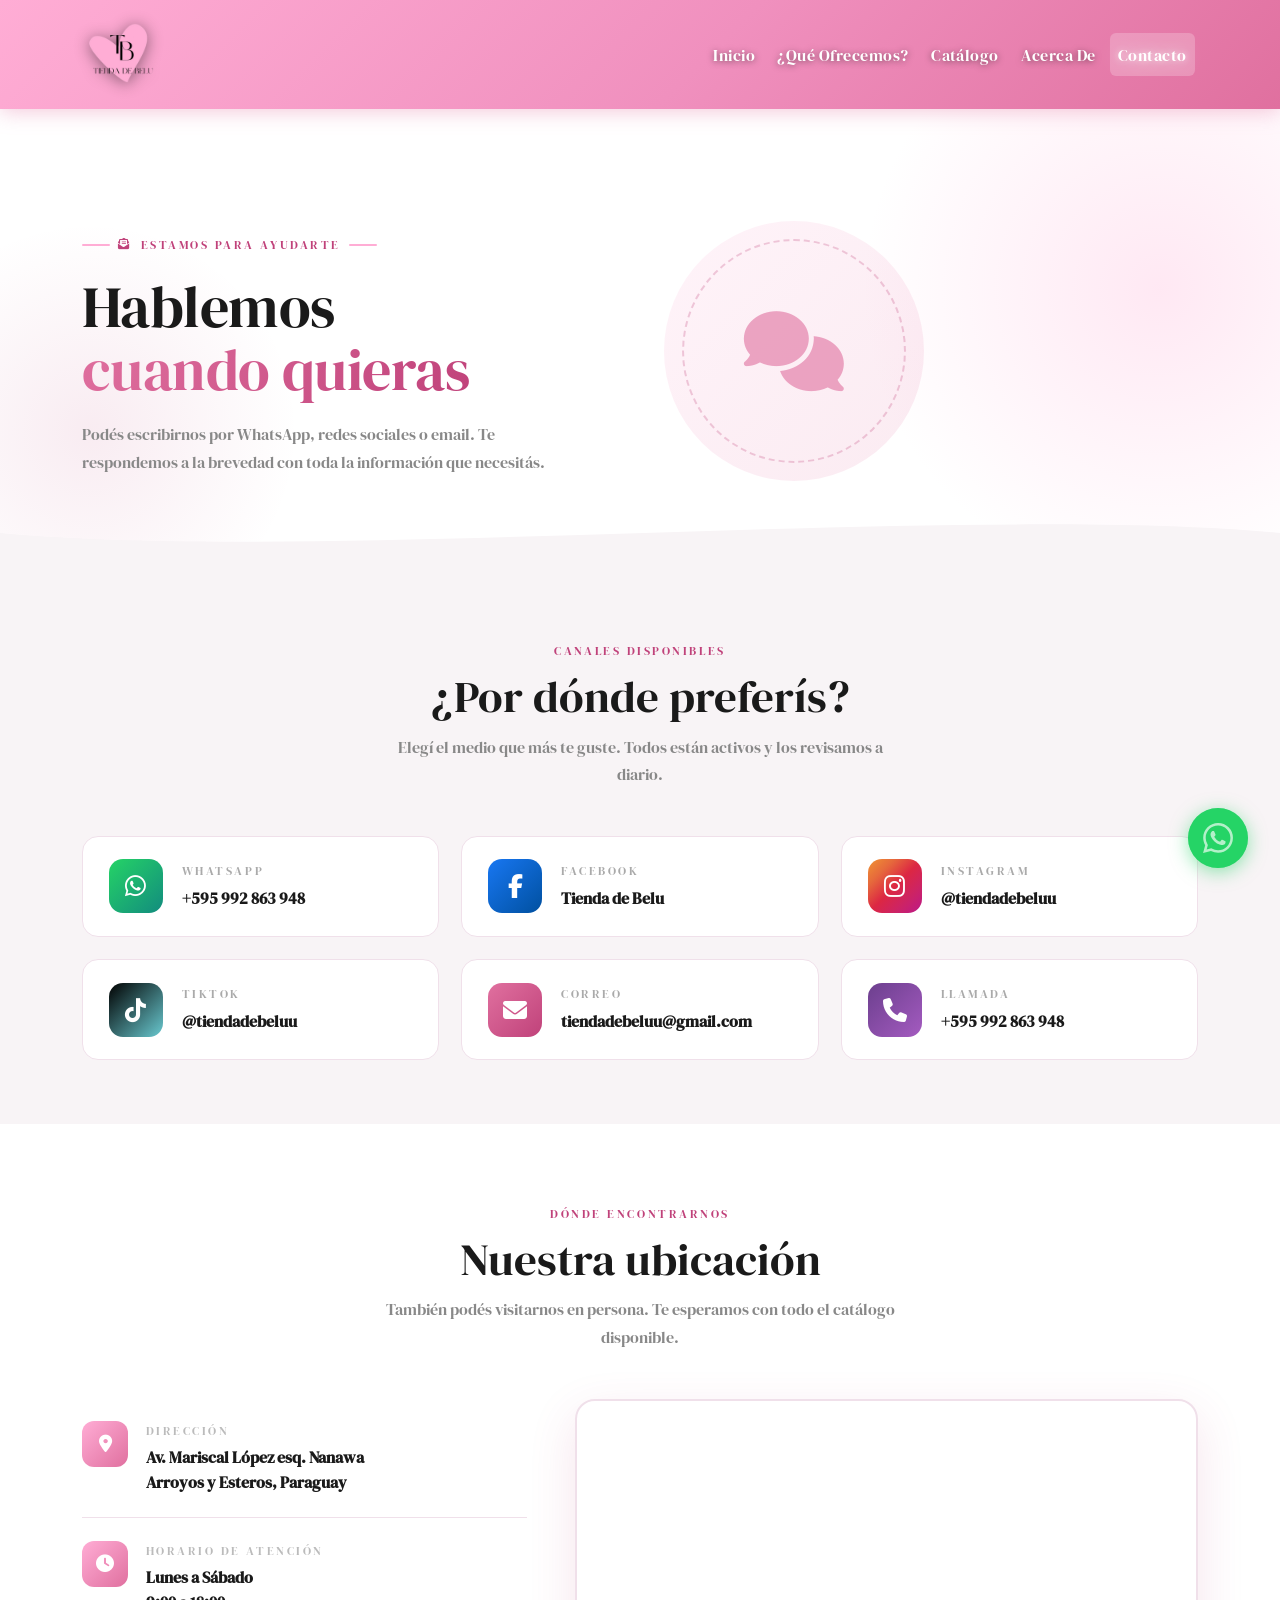
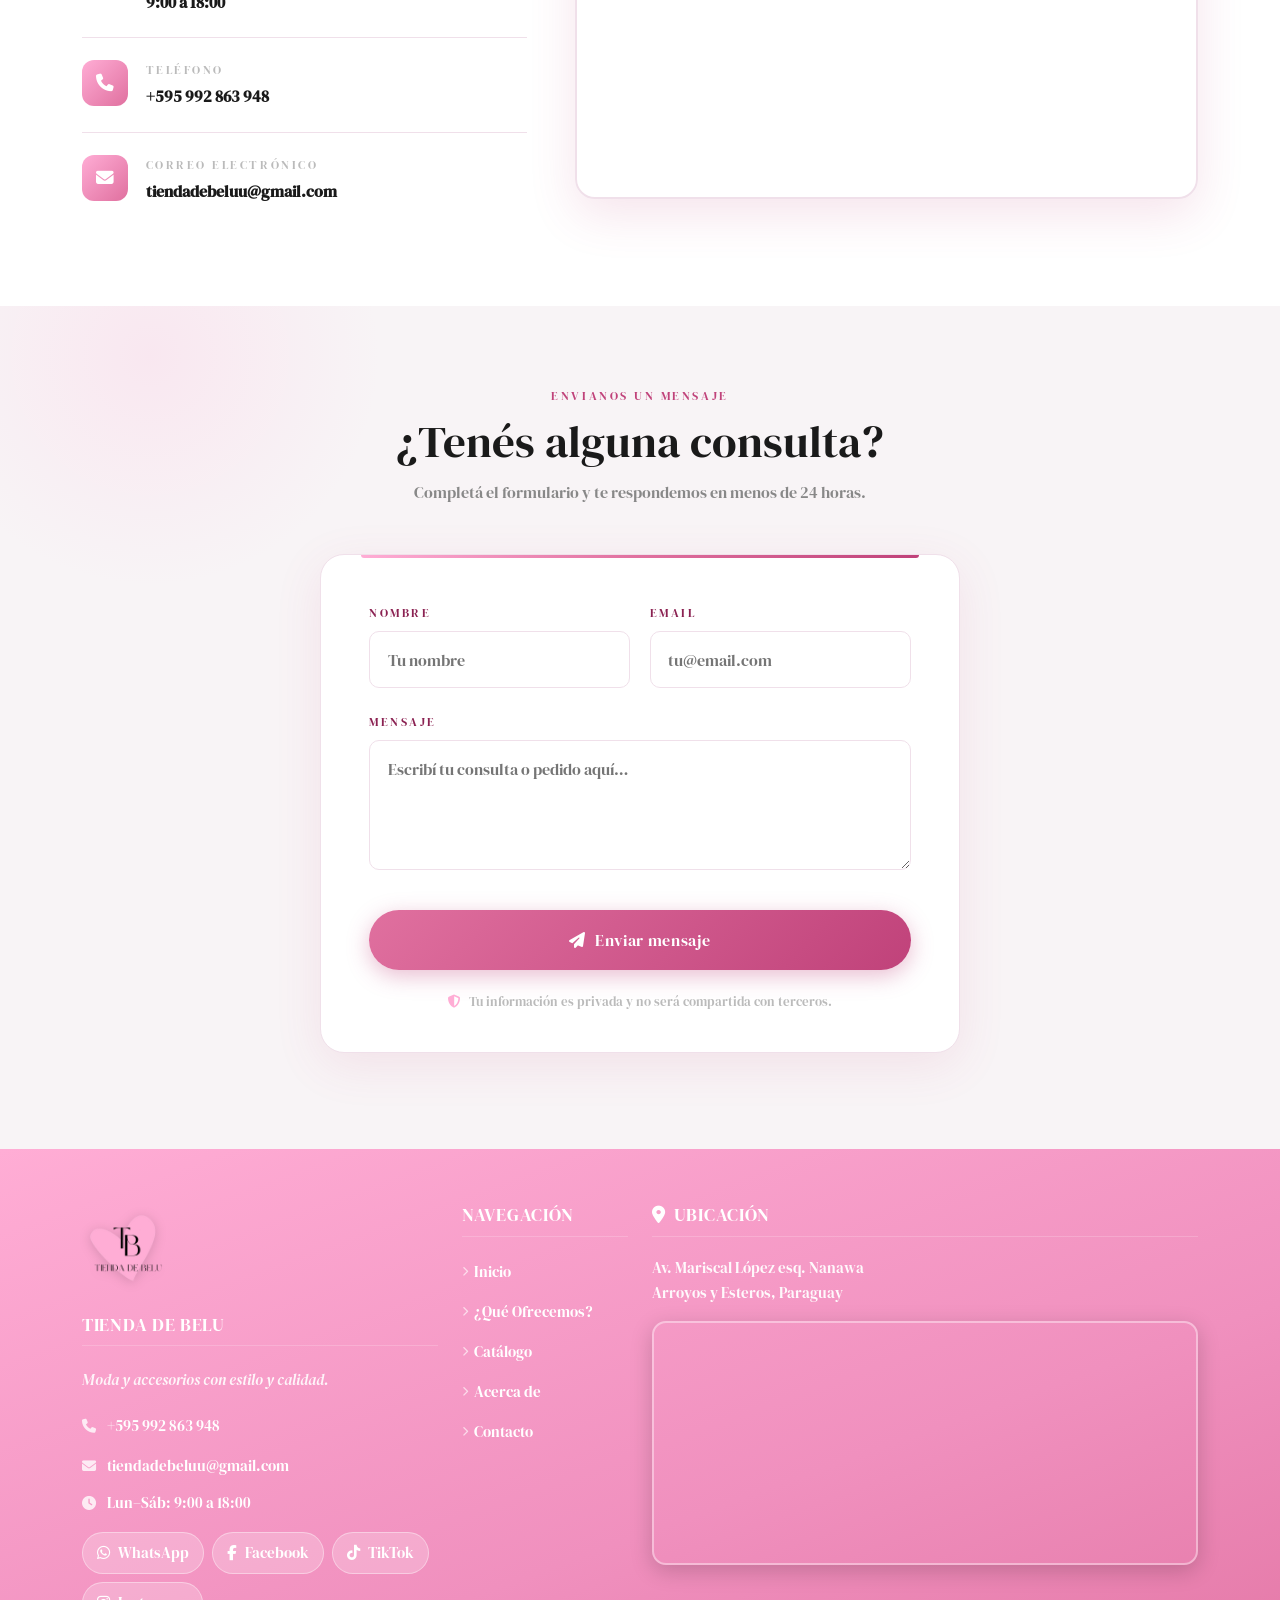
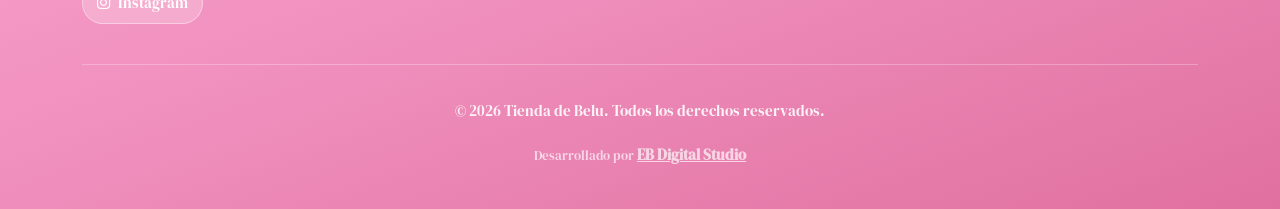
<file: contacto.html>
<!DOCTYPE html>
<html lang="es">

<head>
  <meta charset="UTF-8">
  <meta name="viewport" content="width=device-width, initial-scale=1.0">

  <!-- =============================================
       SEO BÁSICO
       ============================================= -->
  <title>Contacto | Tienda de Belu - WhatsApp y Redes Sociales Paraguay</title>
  <meta name="description" content="Contactá a Tienda de Belu por WhatsApp, Instagram, Facebook o TikTok. Atención personalizada de lunes a sábado de 9:00 a 18:00. Envíos a todo Paraguay desde Arroyos y Esteros.">
  <meta name="keywords" content="contacto Tienda de Belu, WhatsApp tienda Paraguay, Arroyos y Esteros tienda, ropa accesorios contacto Paraguay, Instagram Tienda de Belu">
  <meta name="author" content="Tienda de Belu">
  <meta name="robots" content="index, follow">
  <meta name="theme-color" content="#e91e8c">

  <!-- =============================================
       CANONICAL URL
       ============================================= -->
  <link rel="canonical" href="https://www.tiendadebeluu.com.py/contacto.html">

  <!-- =============================================
       OPEN GRAPH (Facebook, WhatsApp, TikTok)
       ============================================= -->
  <meta property="og:type" content="website">
  <meta property="og:site_name" content="Tienda de Belu">
  <meta property="og:title" content="Contacto | Tienda de Belu - WhatsApp y Redes Sociales Paraguay">
  <meta property="og:description" content="Contactanos por WhatsApp, Instagram, Facebook o TikTok. Atención personalizada Lun–Sáb 9:00–18:00. Envíos a todo Paraguay.">
  <meta property="og:url" content="https://www.tiendadebeluu.com.py/contacto.html">
  <meta property="og:image" content="https://www.tiendadebeluu.com.py/assets/img/og-image.jpg">
  <meta property="og:image:width" content="1200">
  <meta property="og:image:height" content="630">
  <meta property="og:image:alt" content="Contacto Tienda de Belu - Paraguay">
  <meta property="og:locale" content="es_PY">

  <!-- =============================================
       TWITTER / X CARD
       ============================================= -->
  <meta name="twitter:card" content="summary_large_image">
  <meta name="twitter:title" content="Contacto | Tienda de Belu - WhatsApp y Redes Sociales Paraguay">
  <meta name="twitter:description" content="Contactanos por WhatsApp, Instagram, Facebook o TikTok. Atención Lun–Sáb. Envíos a todo Paraguay.">
  <meta name="twitter:image" content="https://www.tiendadebeluu.com.py/assets/img/og-image.jpg">

  <!-- =============================================
       SCHEMA MARKUP (JSON-LD) — ContactPage
       ============================================= -->
  <script type="application/ld+json">
  {
    "@context": "https://schema.org",
    "@type": "ContactPage",
    "name": "Contacto - Tienda de Belu",
    "description": "Contactá a Tienda de Belu por WhatsApp, Instagram, Facebook o TikTok. Atención personalizada de lunes a sábado de 9:00 a 18:00.",
    "url": "https://www.tiendadebeluu.com.py/contacto.html",
    "isPartOf": {
      "@type": "ClothingStore",
      "name": "Tienda de Belu",
      "url": "https://www.tiendadebeluu.com.py",
      "telephone": "+595992863948",
      "email": "tiendadebeluu@gmail.com",
      "address": {
        "@type": "PostalAddress",
        "streetAddress": "Av. Mariscal López esq. Nanawa",
        "addressLocality": "Arroyos y Esteros",
        "addressCountry": "PY"
      },
      "openingHoursSpecification": [
        {
          "@type": "OpeningHoursSpecification",
          "dayOfWeek": ["Monday","Tuesday","Wednesday","Thursday","Friday","Saturday"],
          "opens": "09:00",
          "closes": "18:00"
        }
      ],
      "sameAs": [
        "https://www.facebook.com/share/17E23mWFLx/",
        "https://www.instagram.com/tiendadebeluu",
        "https://www.tiktok.com/@tiendadebeluu",
        "https://wa.me/595992863948"
      ]
    }
  }
  </script>


  <!-- =============================================
       SCHEMA MARKUP — BreadcrumbList (Contacto)
       ============================================= -->
  <script type="application/ld+json">
  {
    "@context": "https://schema.org",
    "@type": "BreadcrumbList",
    "itemListElement": [
      {
        "@type": "ListItem",
        "position": 1,
        "name": "Inicio",
        "item": "https://www.tiendadebeluu.com.py/"
      },
      {
        "@type": "ListItem",
        "position": 2,
        "name": "Contacto",
        "item": "https://www.tiendadebeluu.com.py/contacto.html"
      }
    ]
  }
  </script>

  <!-- =============================================
       FAVICON
       ============================================= -->
  <link rel="icon" type="image/x-icon" href="assets/img/favicon/favicon.ico">
  <link rel="icon" type="image/svg+xml" href="assets/img/favicon/favicon.svg">
  <link rel="icon" type="image/png" sizes="96x96" href="assets/img/favicon/favicon-96x96.png">
  <link rel="apple-touch-icon" sizes="180x180" href="assets/img/favicon/apple-touch-icon.png">
  <link rel="manifest" href="assets/img/favicon/site.webmanifest">

  <!-- Bootstrap CSS -->
  <link rel="stylesheet" href="assets/css/bootstrap.min.css">

  <!-- CSS General (navbar, footer, utilidades — compartido con todas las páginas) -->
  <link rel="stylesheet" href="assets/css/general.css">

  <!-- CSS específico de contacto -->
  <link rel="stylesheet" href="assets/css/style-contacto.css">

  <!-- Preconnect para acelerar FontAwesome -->
  <link rel="preconnect" href="https://cdnjs.cloudflare.com">

  <!-- Font Awesome -->
  <link rel="stylesheet" href="https://cdnjs.cloudflare.com/ajax/libs/font-awesome/6.5.0/css/all.min.css">
</head>

<body>

  <!-- =============================================
       HEADER / NAVBAR
       ============================================= -->
  <header class="v2-header">
    <nav class="navbar navbar-expand-lg v2-navbar" aria-label="Navegación principal">
      <div class="container">

        <a class="navbar-brand" href="index.html">
          <img src="assets/img/logosinfondo.png" alt="Logo Tienda de Belu">
        </a>

        <button class="navbar-toggler" type="button" data-bs-toggle="collapse" data-bs-target="#v2NavMenu"
          aria-controls="v2NavMenu" aria-expanded="false" aria-label="Abrir menú" id="v2HamburgerBtn">
          <span class="v2-hamburger-line"></span>
          <span class="v2-hamburger-line"></span>
          <span class="v2-hamburger-line"></span>
        </button>

        <div class="collapse navbar-collapse" id="v2NavMenu">
          <ul class="navbar-nav ms-auto">
            <li class="nav-item"><a class="nav-link" href="index.html">Inicio</a></li>
            <li class="nav-item"><a class="nav-link" href="index.html#v2-ofrecemos">¿Qué Ofrecemos?</a></li>
            <li class="nav-item"><a class="nav-link" href="catalogo.html">Catálogo</a></li>
            <li class="nav-item"><a class="nav-link" href="acerca.html">Acerca De</a></li>
            <li class="nav-item"><a class="nav-link active" href="contacto.html">Contacto</a></li>
          </ul>
        </div>
      </div>
    </nav>
  </header>

  <!-- =============================================
       MAIN
       ============================================= -->
  <main>

    <!-- ─────────────────────────────────────────
         1. HERO DE CONTACTO
         ───────────────────────────────────────── -->
    <section class="ct-hero">
      <div class="container">
        <div class="row align-items-center g-5">

          <!-- Texto -->
          <div class="col-lg-6 col-12">
            <p class="ct-hero-label ct-fade-up">
              <i class="fa-solid fa-envelope-open-text"></i>
              Estamos para ayudarte
            </p>
            <h1 class="ct-hero-title ct-fade-up ct-delay-1">
              Hablemos<br><span>cuando quieras</span>
            </h1>
            <p class="ct-hero-sub ct-fade-up ct-delay-2">
              Podés escribirnos por WhatsApp, redes sociales o email.
              Te respondemos a la brevedad con toda la información que necesitás.
            </p>
          </div>

          <!-- Decoración -->
          <div class="col-lg-6 col-12 d-none d-lg-flex">
            <div class="ct-hero-deco ct-fade-up ct-delay-3">
              <div class="ct-hero-deco-ring">
                <div class="ct-hero-deco-icon">
                  <i class="fa-solid fa-comments"></i>
                </div>
              </div>
            </div>
          </div>

        </div>
      </div>

      <!-- Onda divisora -->
      <div class="ct-hero-wave">
        <svg viewBox="0 0 1440 60" xmlns="http://www.w3.org/2000/svg" preserveAspectRatio="none">
          <path d="M0,30 C360,60 1080,0 1440,30 L1440,60 L0,60 Z" fill="#f8f4f6" />
        </svg>
      </div>
    </section>


    <!-- ─────────────────────────────────────────
         2. MÉTODOS DE CONTACTO
         ───────────────────────────────────────── -->
    <section class="ct-medios">
      <div class="container">

        <p class="v2-section-label ct-fade-up">Canales disponibles</p>
        <h2 class="v2-section-title ct-fade-up ct-delay-1">¿Por dónde preferís?</h2>
        <p class="v2-section-sub ct-fade-up ct-delay-2">
          Elegí el medio que más te guste. Todos están activos y los revisamos a diario.
        </p>

        <div class="ct-medios-grid">

          <!-- WhatsApp -->
          <a href="https://wa.me/595992863948?text=Hola%20Tienda%20Belu,%20quisiera%20hacer%20una%20consulta."
            target="_blank" rel="noopener noreferrer" class="ct-canal ct-fade-up">
            <div class="ct-canal-icon ct-icon-wa">
              <i class="fa-brands fa-whatsapp"></i>
            </div>
            <div class="ct-canal-info">
              <div class="ct-canal-name">WhatsApp</div>
              <div class="ct-canal-value">+595 992 863 948</div>
            </div>
            <i class="fa-solid fa-arrow-right ct-canal-arrow"></i>
          </a>

          <!-- Facebook -->
          <a href="https://www.facebook.com/share/17E23mWFLx/?mibextid=wwXIfr" target="_blank" rel="noopener noreferrer"
            class="ct-canal ct-fade-up ct-delay-1">
            <div class="ct-canal-icon ct-icon-fb">
              <i class="fa-brands fa-facebook-f"></i>
            </div>
            <div class="ct-canal-info">
              <div class="ct-canal-name">Facebook</div>
              <div class="ct-canal-value">Tienda de Belu</div>
            </div>
            <i class="fa-solid fa-arrow-right ct-canal-arrow"></i>
          </a>

          <!-- Instagram -->
          <a href="https://www.instagram.com/tiendadebeluu" target="_blank" rel="noopener noreferrer"
            class="ct-canal ct-fade-up ct-delay-2">
            <div class="ct-canal-icon ct-icon-ig">
              <i class="fa-brands fa-instagram"></i>
            </div>
            <div class="ct-canal-info">
              <div class="ct-canal-name">Instagram</div>
              <div class="ct-canal-value">@tiendadebeluu</div>
            </div>
            <i class="fa-solid fa-arrow-right ct-canal-arrow"></i>
          </a>

          <!-- TikTok -->
          <a href="https://www.tiktok.com/@tiendadebeluu" target="_blank" rel="noopener noreferrer"
            class="ct-canal ct-fade-up ct-delay-3">
            <div class="ct-canal-icon ct-icon-tiktok">
              <i class="fa-brands fa-tiktok"></i>
            </div>
            <div class="ct-canal-info">
              <div class="ct-canal-name">TikTok</div>
              <div class="ct-canal-value">@tiendadebeluu</div>
            </div>
            <i class="fa-solid fa-arrow-right ct-canal-arrow"></i>
          </a>

          <!-- Email -->
          <a href="mailto:tiendadebeluu@gmail.com" class="ct-canal ct-fade-up ct-delay-4">
            <div class="ct-canal-icon ct-icon-email">
              <i class="fa-solid fa-envelope" aria-hidden="true"></i>
            </div>
            <div class="ct-canal-info">
              <div class="ct-canal-name">Correo</div>
              <div class="ct-canal-value">tiendadebeluu@gmail.com</div>
            </div>
            <i class="fa-solid fa-arrow-right ct-canal-arrow" aria-hidden="true"></i>
          </a>

          <!-- Teléfono -->
          <a href="tel:+595992863948" class="ct-canal ct-fade-up ct-delay-5">
            <div class="ct-canal-icon ct-icon-phone">
              <i class="fa-solid fa-phone" aria-hidden="true"></i>
            </div>
            <div class="ct-canal-info">
              <div class="ct-canal-name">Llamada</div>
              <div class="ct-canal-value">+595 992 863 948</div>
            </div>
            <i class="fa-solid fa-arrow-right ct-canal-arrow"></i>
          </a>

        </div>
      </div>
    </section>


    <!-- ─────────────────────────────────────────
         3. UBICACIÓN
         ───────────────────────────────────────── -->
    <section class="ct-ubicacion">
      <div class="container">

        <p class="v2-section-label ct-fade-up">Dónde encontrarnos</p>
        <h2 class="v2-section-title ct-fade-up ct-delay-1">Nuestra ubicación</h2>
        <p class="v2-section-sub ct-fade-up ct-delay-2">
          También podés visitarnos en persona. Te esperamos con todo el catálogo disponible.
        </p>

        <div class="ct-ubicacion-inner">

          <!-- Info -->
          <div class="ct-info-col">

            <div class="ct-info-block ct-fade-up">
              <div class="ct-info-icon-wrap">
                <i class="fa-solid fa-location-dot"></i>
              </div>
              <div>
                <div class="ct-info-label">Dirección</div>
                <div class="ct-info-value">
                  Av. Mariscal López esq. Nanawa<br>
                  Arroyos y Esteros, Paraguay
                </div>
              </div>
            </div>

            <div class="ct-info-block ct-fade-up ct-delay-1">
              <div class="ct-info-icon-wrap">
                <i class="fa-solid fa-clock" aria-hidden="true"></i>
              </div>
              <div>
                <div class="ct-info-label">Horario de atención</div>
                <div class="ct-info-value">
                  Lunes a Sábado<br>9:00 a 18:00
                </div>
              </div>
            </div>

            <div class="ct-info-block ct-fade-up ct-delay-2">
              <div class="ct-info-icon-wrap">
                <i class="fa-solid fa-phone" aria-hidden="true"></i>
              </div>
              <div>
                <div class="ct-info-label">Teléfono</div>
                <div class="ct-info-value">
                  <a href="tel:+595992863948">+595 992 863 948</a>
                </div>
              </div>
            </div>

            <div class="ct-info-block ct-fade-up ct-delay-3">
              <div class="ct-info-icon-wrap">
                <i class="fa-solid fa-envelope"></i>
              </div>
              <div>
                <div class="ct-info-label">Correo electrónico</div>
                <div class="ct-info-value">
                  <a href="mailto:tiendadebeluu@gmail.com">tiendadebeluu@gmail.com</a>
                </div>
              </div>
            </div>

          </div>

          <!-- Mapa -->
          <div class="ct-map-col ct-fade-up ct-delay-2">
            <div class="ct-map-wrapper">
              <iframe
                title="Ubicación de Tienda de Belu en Google Maps" src="https://www.google.com/maps/embed?pb=!1m18!1m12!1m3!1d2753.1393252873645!2d-57.10456722585318!3d-25.055181718164622!2m3!1f0!2f0!3f0!3m2!1i1024!2i768!4f13.1!3m3!1m2!1s0x945dc300060d4255%3A0x932f2931797eb55!2sTienda%20de%20Belu!5e1!3m2!1ses!2spy!4v1772836158541!5m2!1ses!2spy"
                allowfullscreen="" loading="lazy" referrerpolicy="no-referrer-when-downgrade"
                title="Ubicación Tienda de Belu">
              </iframe>
            </div>
          </div>

        </div>
      </div>
    </section>


    <!-- ─────────────────────────────────────────
         4. FORMULARIO DE CONTACTO
         ───────────────────────────────────────── -->
    <section class="ct-form-section">
      <div class="container">

        <p class="v2-section-label ct-fade-up">Envianos un mensaje</p>
        <h2 class="v2-section-title ct-fade-up ct-delay-1">¿Tenés alguna consulta?</h2>
        <p class="v2-section-sub ct-fade-up ct-delay-2">
          Completá el formulario y te respondemos en menos de 24 horas.
        </p>

        <div class="ct-form-wrap ct-fade-up ct-delay-2">
          <form id="ctContactForm" novalidate>

            <div class="ct-form-row">
              <div class="ct-field-group">
                <label class="ct-label" for="ctNombre">Nombre</label>
                <input type="text" id="ctNombre" name="nombre" class="ct-input" placeholder="Tu nombre" required>
              </div>
              <div class="ct-field-group">
                <label class="ct-label" for="ctEmail">Email</label>
                <input type="email" id="ctEmail" name="email" class="ct-input" placeholder="tu@email.com" required>
              </div>
            </div>

            <div class="ct-field-group">
              <label class="ct-label" for="ctMensaje">Mensaje</label>
              <textarea id="ctMensaje" name="mensaje" class="ct-textarea"
                placeholder="Escribí tu consulta o pedido aquí…" required></textarea>
            </div>

            <button type="submit" class="ct-btn-send">
              <i class="fa-solid fa-paper-plane"></i>
              Enviar mensaje
            </button>

          </form>

          <p class="ct-form-note">
            <i class="fa-solid fa-shield-halved"></i>
            Tu información es privada y no será compartida con terceros.
          </p>
        </div>

      </div>
    </section>

  </main>

  <!-- =============================================
       FOOTER
       ============================================= -->
  <footer class="v2-footer" aria-label="Pie de página">
    <div class="container">
      <div class="row g-4">

        <!-- Col 1: Logo + Info + Redes -->
        <div class="col-md-4 col-sm-12">
          <a href="index.html" style="display:inline-block; margin-bottom:1.2rem;" aria-label="Ir al inicio - Tienda de Belu">
            <img src="assets/img/logosinfondo.png" alt="Logo Tienda de Belu" class="v2-footer-logo">
          </a>
          <div>
            <h5>Tienda de Belu</h5>
            <p class="v2-footer-tagline">Moda y accesorios con estilo y calidad.</p>
            <ul class="v2-contact-list">
              <li><i class="fa-solid fa-phone" aria-hidden="true"></i><a href="tel:+595992863948">+595 992 863 948</a></li>
              <li><i class="fa-solid fa-envelope"></i><a href="mailto:tiendadebeluu@gmail.com">tiendadebeluu@gmail.com</a></li>
              <li><i class="fa-solid fa-clock" aria-hidden="true"></i><span>Lun–Sáb: 9:00 a 18:00</span></li>
            </ul>
          </div>
          <div class="v2-footer-social">
            <a href="https://wa.me/595992863948" target="_blank" rel="noopener noreferrer"
              class="v2-social-link v2-social-wa" aria-label="Contactar por WhatsApp">
              <i class="fa-brands fa-whatsapp"></i><span>WhatsApp</span>
            </a>
            <a href="https://www.facebook.com/share/17E23mWFLx/?mibextid=wwXIfr" target="_blank"
              rel="noopener noreferrer" class="v2-social-link v2-social-fb" aria-label="Seguinos en Facebook">
              <i class="fa-brands fa-facebook-f"></i><span>Facebook</span>
            </a>
            <a href="https://www.tiktok.com/@tiendadebeluu" target="_blank" rel="noopener noreferrer"
              class="v2-social-link v2-social-tiktok" aria-label="Seguinos en TikTok">
              <i class="fa-brands fa-tiktok"></i><span>TikTok</span>
            </a>
            <a href="https://www.instagram.com/tiendadebeluu" target="_blank" rel="noopener noreferrer"
              class="v2-social-link v2-social-ig" aria-label="Seguinos en Instagram">
              <i class="fa-brands fa-instagram"></i><span>Instagram</span>
            </a>
          </div>
        </div>

        <!-- Col 2: Navegación -->
        <div class="col-md-2 col-sm-6 col-6">
          <h5>Navegación</h5>
          <ul>
            <li><a href="index.html"><i class="fa-solid fa-chevron-right v2-footer-arrow" aria-hidden="true"></i>Inicio</a></li>
            <li><a href="#v2-ofrecemos"><i class="fa-solid fa-chevron-right v2-footer-arrow" aria-hidden="true"></i>¿Qué Ofrecemos?</a>
            </li>
            <li><a href="catalogo.html"><i class="fa-solid fa-chevron-right v2-footer-arrow" aria-hidden="true"></i>Catálogo</a></li>
            <li><a href="acerca.html"><i class="fa-solid fa-chevron-right v2-footer-arrow" aria-hidden="true"></i>Acerca de</a></li>
            <li><a href="contacto.html"><i class="fa-solid fa-chevron-right v2-footer-arrow" aria-hidden="true"></i>Contacto</a></li>
          </ul>
        </div>

        <!-- Col 3: Mapa -->
        <div class="col-md-6 col-sm-12">
          <h5><i class="fa-solid fa-location-dot me-2" aria-hidden="true"></i>Ubicación</h5>
          <address class="v2-footer-address">
            Av. Mariscal López esq. Nanawa<br>
            Arroyos y Esteros, Paraguay
          </address>
          <div class="v2-footer-map">
            <iframe
              title="Ubicación de Tienda de Belu en Google Maps" src="https://www.google.com/maps/embed?pb=!1m18!1m12!1m3!1d2753.1393252873645!2d-57.10456722585318!3d-25.055181718164622!2m3!1f0!2f0!3f0!3m2!1i1024!2i768!4f13.1!3m3!1m2!1s0x945dc300060d4255%3A0x932f2931797eb55!2sTienda%20de%20Belu!5e0!3m2!1ses!2spy!4v1772836158541!5m2!1ses!2spy"
              allowfullscreen="" loading="lazy" referrerpolicy="no-referrer-when-downgrade">
            </iframe>
          </div>
        </div>

      </div>

      <div class="row">
        <div class="col-12">
          <div class="v2-footer-copyright">
            <p>&copy; 2026 Tienda de Belu. Todos los derechos reservados.</p>
            <p style="margin-top: 0.3rem; font-size: 0.8rem; opacity: 0.75;">
              Desarrollado por
              <a href="https://ebdigitalstudio.github.io/EBDigital/" target="_blank" rel="noopener noreferrer"
                style="color:#fff; font-weight:600; text-decoration:underline;">
                EB Digital Studio
              </a>
            </p>
          </div>
        </div>
      </div>
    </div>
  </footer>

  <!-- =============================================
       BOTÓN FLOTANTE WHATSAPP
       ============================================= -->
  <a href="https://wa.me/595992863948?text=Hola%20Tienda%20Belu,%20quisiera%20hacer%20una%20consulta." target="_blank"
    rel="noopener noreferrer" class="v2-wa-float" aria-label="Contactar por WhatsApp">
    <svg xmlns="http://www.w3.org/2000/svg" width="30" height="30" viewBox="0 0 24 24" fill="white" aria-hidden="true">
      <path
        d="M17.472 14.382c-.297-.149-1.758-.867-2.03-.967-.273-.099-.471-.148-.67.15-.197.297-.767.966-.94 1.164-.173.199-.347.223-.644.075-.297-.15-1.255-.463-2.39-1.475-.883-.788-1.48-1.761-1.653-2.059-.173-.297-.018-.458.13-.606.134-.133.298-.347.446-.52.149-.174.198-.298.298-.497.099-.198.05-.371-.025-.52-.075-.149-.669-1.612-.916-2.207-.242-.579-.487-.5-.669-.51-.173-.008-.371-.01-.57-.01-.198 0-.52.074-.792.372-.272.297-1.04 1.016-1.04 2.479 0 1.462 1.065 2.875 1.213 3.074.149.198 2.096 3.2 5.077 4.487.709.306 1.262.489 1.694.625.712.227 1.36.195 1.871.118.571-.085 1.758-.719 2.006-1.413.248-.694.248-1.289.173-1.413-.074-.124-.272-.198-.57-.347m-5.421 7.403h-.004a9.87 9.87 0 0 1-5.031-1.378l-.361-.214-3.741.982.998-3.648-.235-.374a9.86 9.86 0 0 1-1.51-5.26c.001-5.45 4.436-9.884 9.888-9.884 2.64 0 5.122 1.03 6.988 2.898a9.825 9.825 0 0 1 2.893 6.994c-.003 5.45-4.437 9.884-9.885 9.884m8.413-18.297A11.815 11.815 0 0 0 12.05 0C5.495 0 .16 5.335.157 11.892c0 2.096.547 4.142 1.588 5.945L.057 24l6.305-1.654a11.882 11.882 0 0 0 5.683 1.448h.005c6.554 0 11.89-5.335 11.893-11.893a11.821 11.821 0 0 0-3.48-8.413Z" />
    </svg>
  </a>

  <!-- Bootstrap JS -->
  <script src="assets/js/bootstrap.bundle.min.js"></script>

  <!-- JS compartido del sitio (navbar, scroll fade, hamburguesa) -->
  <script src="assets/js/main.js"></script>
  <script src="assets/js/script-contacto.js"></script>

</body>

</html>
</file>
<file: assets/css/general.css>
/* =============================================
   TIENDA DE BELU — GENERAL V2
   Estilos compartidos: Navbar, Footer, Utilidades
   Se aplica a TODAS las páginas del sitio
   ============================================= */

/* ============================================
   TIPOGRAFÍA — DM SERIF DISPLAY (Google Fonts)
   ============================================ */

@import url('https://fonts.googleapis.com/css2?family=DM+Serif+Display:ital@0;1&display=swap');

/* ── VARIABLES GLOBALES ── */
:root {
  --rosa-claro:   #FFADD5;
  --rosa-medio:   #f090be;
  --rosa-fuerte:  #e0709f;
  --rosa-deep:    #c0427a;
  --rosa-text:    #8b2252;
  --negro:        #1a1a1a;
  --gris-suave:   #f8f4f6;
  --gris-borde:   #f0e0ea;
  --blanco:       #ffffff;
  --verde-wa:     #25D366;
  --sombra-rosa:  rgba(255,173,213,0.22);
  --sombra-deep:  rgba(192,66,122,0.18);
  --transition:   0.3s cubic-bezier(.4,0,.2,1);

  /* Fuente central del sitio */
  --font-main: 'DM Serif Display', Georgia, serif;

  /* ── ESCALA TIPOGRÁFICA UNIFICADA ──
     Estas variables garantizan consistencia en todo el sitio.
     Usarlas en lugar de valores hardcodeados en cada CSS. */

  /* H1 — Títulos de hero/encabezado de página */
  --typo-h1-size:    clamp(2.2rem, 5.5vw, 4rem);
  --typo-h1-weight:  400;
  --typo-h1-line:    1.12;

  /* H2 — Títulos de sección (= .v2-section-title) */
  --typo-h2-size:    clamp(1.9rem, 4vw, 2.8rem);
  --typo-h2-weight:  400;
  --typo-h2-line:    1.15;

  /* H3 — Subtítulos de cards y bloques */
  --typo-h3-size:    clamp(1.2rem, 2.5vw, 1.45rem);
  --typo-h3-weight:  700;
  --typo-h3-line:    1.3;

  /* H4 — Ítems pequeños */
  --typo-h4-size:    1.1rem;
  --typo-h4-weight:  700;
  --typo-h4-line:    1.4;

  /* P — Párrafos cuerpo */
  --typo-p-size:     1rem;
  --typo-p-line:     1.75;
  --typo-p-color:    #777;

  /* Subtítulos de sección */
  --typo-sub-size:   1rem;
  --typo-sub-color:  #888;

  /* Etiquetas/eyebrow */
  --typo-label-size:    0.72rem;
  --typo-label-spacing: 0.22em;
}

/* ── RESET & BASE ── */
*, *::before, *::after { box-sizing: border-box; }

html { scroll-behavior: smooth; }

body {
  margin: 0;
  padding: 0;
  background: var(--blanco);
  overflow-x: hidden;
  /* FIX: scroll-padding-top se actualiza dinámicamente desde JS
     con la altura real del header (tira + navbar).
     El valor 0 aquí es solo fallback; JS lo sobreescribe. */
  scroll-padding-top: 0;
  font-family: var(--font-main);
  font-size: var(--typo-p-size);
  line-height: var(--typo-p-line);
  color: var(--negro);
}

main { margin: 0; padding: 0; }

/* Aplicar DM Serif Display a todos los elementos de texto */
*:not(i):not(.fa):not([class*="fa-"]):not([class*="fab"]):not([class*="fas"]):not([class*="far"]) {
  font-family: var(--font-main);
}

/* ── CLASE DE MARCA (compatibilidad) ── */
.v2-brand-font { font-family: var(--font-main); }


/* ============================================
   JERARQUÍA TIPOGRÁFICA GLOBAL
   Usamos "main h1" etc. para ganar especificidad
   sobre los estilos por defecto de Bootstrap,
   sin necesidad de !important.
   ============================================ */

/* H1 — elegante, weight 400, igual que el index */
main h1 {
  font-family: var(--font-main);
  font-weight: 400;
  line-height: 1.12;
  color: var(--negro);
}

/* H2 — títulos de sección */
main h2 {
  font-family: var(--font-main);
  font-weight: 400;
  line-height: 1.15;
  color: var(--negro);
}

/* H3 — subtítulos de cards */
main h3 {
  font-family: var(--font-main);
  font-weight: 700;
  line-height: 1.3;
  color: var(--negro);
}

/* H4 — ítems pequeños */
main h4 {
  font-family: var(--font-main);
  font-weight: 700;
  line-height: 1.4;
  color: var(--negro);
}

/* Párrafos */
main p {
  font-family: var(--font-main);
  font-size: var(--typo-p-size);
  line-height: var(--typo-p-line);
  color: var(--typo-p-color);
  margin-bottom: 0;
}


/* ============================================
   HERO DE PÁGINAS INTERIORES
   Clase reutilizable para el encabezado de
   catálogo, acerca y contacto.
   ============================================ */

.cat-hero__title,
.ac-hero__title,
.ct-hero-title {
  font-family: var(--font-main);
  font-size: clamp(2.2rem, 5vw, 3.6rem);
  font-weight: 400;
  line-height: 1.12;
  color: inherit;
}

.cat-hero__sub,
.ac-hero__sub,
.ct-hero-sub {
  font-family: var(--font-main);
  font-size: var(--typo-sub-size);
  line-height: 1.75;
  color: inherit;
  opacity: 0.88;
  max-width: 520px;
}

.cat-hero__eyebrow,
.ct-hero-label {
  font-family: var(--font-main);
  font-size: var(--typo-label-size);
  font-weight: 400;
  letter-spacing: var(--typo-label-spacing);
  text-transform: uppercase;
}


/* ============================================
   TIRA DE NOVEDAD
   FIX: ahora vive DENTRO del .v2-header (sticky).
   margin:0, line-height:1 y display:block eliminan
   cualquier gap residual entre la tira y el navbar.
   ============================================ */
.v2-novedad-strip {
  background: linear-gradient(90deg, var(--rosa-deep) 0%, #ff1493 100%);
  color: #fff;
  text-align: center;
  font-size: 0.8rem;
  font-weight: 400;
  letter-spacing: 0.1em;
  text-transform: uppercase;
  padding: 0.5rem 0;
  margin: 0;
  line-height: 1;
  display: block;
  width: 100%;
  border: none !important;
  border-bottom: none !important;
  box-shadow: none !important;
  outline: none !important;
}

.v2-novedad-strip a {
  color: #fff;
  text-decoration: underline;
  margin-left: 0.5rem;
}

/* ============================================
   NAVBAR
   ============================================ */

/* FIX: el header es el bloque sticky unificado
   que contiene la tira de novedad + el navbar.
   Al ser un solo elemento sticky, no puede haber
   gap entre sus hijos al cambiar el viewport. */
.v2-header {
  position: sticky;
  top: 0;
  z-index: 1050;
  background: transparent;
  /* Transición solo para el scroll (se sobreescribe en mobile) */
  transition: background 0.35s cubic-bezier(.4,0,.2,1);
}

.v2-navbar {
  background: transparent !important;
  padding: 0.6rem 0;
  border: none !important;
  border-bottom: none !important;
  transition: background var(--transition), box-shadow var(--transition);
}

.v2-navbar.scrolled {
  background: linear-gradient(135deg, #FFADD5 0%, #f090be 55%, #e0709f 100%) !important;
  box-shadow: 0 2px 20px rgba(224,112,159,0.4);
}

.v2-navbar .navbar-brand img {
  width: 80px;
  filter: drop-shadow(0 2px 8px rgba(0,0,0,0.45));
  transition: transform var(--transition);
}
.v2-navbar .navbar-brand img:hover { transform: scale(1.06); }

.v2-navbar .nav-link {
  color: #fff !important;
  font-size: 1rem;
  font-weight: 400;
  padding: 0.45rem 1rem;
  margin: 0 0.2rem;
  border-radius: 6px;
  letter-spacing: 0.03em;
  text-shadow: 0 1px 6px rgba(0,0,0,0.5);
  transition: background var(--transition), color var(--transition);
  font-family: var(--font-main);
}
.v2-navbar .nav-link:hover {
  background: rgba(255,255,255,0.22);
  text-shadow: 0 0 14px rgba(255,255,255,0.7), 0 1px 6px rgba(0,0,0,0.3);
}
.v2-navbar .nav-link.active {
  background: rgba(255,255,255,0.22);
  font-weight: 400;
  text-shadow: 0 0 18px rgba(255,255,255,0.95), 0 0 6px rgba(255,255,255,0.6);
}

/* Hamburguesa */
.v2-navbar .navbar-toggler {
  border: none !important;
  background: transparent !important;
  box-shadow: none !important;
}
.v2-navbar .navbar-toggler:focus { box-shadow: none !important; outline: none !important; }

.v2-hamburger-line {
  display: block;
  width: 24px;
  height: 2px;
  background: #fff;
  margin: 5px 0;
  border-radius: 2px;
  transition: transform 0.32s ease, opacity 0.22s ease;
  filter: drop-shadow(0 1px 3px rgba(0,0,0,0.5));
}
.v2-navbar .navbar-toggler.is-active .v2-hamburger-line:nth-child(1) { transform: translateY(7px) rotate(45deg); }
.v2-navbar .navbar-toggler.is-active .v2-hamburger-line:nth-child(2) { opacity: 0; transform: scaleX(0); }
.v2-navbar .navbar-toggler.is-active .v2-hamburger-line:nth-child(3) { transform: translateY(-7px) rotate(-45deg); }

@media (max-width: 991px) {
  /* ── NAVBAR MOBILE ──
     - Header transparente sobre el hero al inicio
     - Se vuelve rosado al hacer scroll O al abrir el menú
     - Línea blanca eliminada: borde/outline de Bootstrap anulado */

  /* 1. Header transparente por defecto, sin transición en mobile
        para que el menú aparezca instantáneo al abrirse */
  .v2-header {
    background: transparent;
    transition: none !important;
    border: none !important;
    outline: none !important;
  }

  /* 2. Rosado al hacer scroll (con transición suave) */
  .v2-header.scrolled {
    background: linear-gradient(160deg, #FFADD5 0%, #f090be 50%, #e0709f 100%);
    box-shadow: 0 2px 20px rgba(224,112,159,0.4);
    transition: background 0.3s ease !important;
  }

  /* 3. Rosado instantáneo cuando el menú está abierto */
  .v2-header:has(.navbar-collapse.show) {
    background: linear-gradient(160deg, #FFADD5 0%, #f090be 50%, #e0709f 100%);
    box-shadow: 0 8px 28px rgba(192,66,122,0.28);
    transition: none !important;
  }

  /* 4. Navbar y todos sus hijos sin fondo ni borde —
        Bootstrap inyecta fondo blanco y border-bottom
        en el .navbar y su .container en mobile */
  .v2-navbar,
  .v2-navbar > *,
  .v2-navbar .container,
  .v2-navbar .container-fluid {
    background: transparent !important;
    box-shadow: none !important;
    border: none !important;
    outline: none !important;
  }
  .v2-navbar {
    padding-bottom: 0;
    border-bottom: none !important;
  }

  /* 5. Collapse siempre transparente — el header ya tiene el rosado.
        El flash blanco se elimina desactivando la animación de
        Bootstrap en mobile (transition: none en el collapse). */
  .v2-navbar .navbar-collapse,
  .v2-navbar .navbar-collapse.collapsing,
  .v2-navbar .navbar-collapse.show {
    background: transparent !important;
    border-radius: 0;
    box-shadow: none !important;
    border: none !important;
    margin: 0;
    padding: 0.5rem 1rem 1.2rem;
    /* Elimina la animación de altura de Bootstrap que causa el flash */
    transition: none !important;
  }

  .v2-navbar .navbar-nav { align-items: center; }
  .v2-navbar .nav-link {
    font-size: 1.15rem;
    text-shadow: none;
    color: #fff !important;
  }
}

/* ============================================
   FOOTER
   ============================================ */
.v2-footer {
  background: linear-gradient(160deg, var(--rosa-claro) 0%, var(--rosa-medio) 55%, var(--rosa-fuerte) 100%);
  color: #fff;
  padding: 3.5rem 0 1.5rem;
  margin-top: 0;
}

.v2-footer h5 {
  font-size: 1.1rem;
  font-weight: 400;
  color: #fff;
  margin-bottom: 1.2rem;
  letter-spacing: 0.04em;
  text-transform: uppercase;
  padding-bottom: 0.6rem;
  border-bottom: 1.5px solid rgba(255,255,255,0.18);
  font-family: var(--font-main);
}

.v2-footer p,
.v2-footer a {
  color: #fff;
  text-decoration: none;
  font-size: 0.95rem;
  line-height: 1.85;
  font-family: var(--font-main);
}
.v2-footer a:hover { opacity: 0.82; }

.v2-footer ul { list-style: none; padding: 0; margin: 0; }
.v2-footer ul li { margin-bottom: 0.5rem; }
.v2-footer ul li a {
  display: flex;
  align-items: center;
  gap: 0.4rem;
  transition: transform var(--transition), opacity var(--transition);
  padding: 0.12rem 0;
}
.v2-footer ul li a:hover { transform: translateX(4px); opacity: 0.88; }

.v2-footer-logo {
  width: 90px;
  filter: drop-shadow(0 2px 6px rgba(0,0,0,0.15));
}

.v2-footer-tagline {
  font-style: italic;
  opacity: 0.9;
  margin-bottom: 1rem;
  font-size: 0.92rem;
}

.v2-contact-list { list-style: none !important; padding: 0; margin: 0 0 1rem; }
.v2-contact-list li {
  display: flex;
  align-items: center;
  gap: 0.55rem;
  margin-bottom: 0.5rem;
  font-size: 0.93rem;
}
.v2-contact-list li i { font-size: 0.88rem; opacity: 0.8; width: 16px; flex-shrink: 0; }

/* Redes sociales */
.v2-footer-social { display: flex; flex-wrap: wrap; gap: 0.5rem; margin-top: 1rem; }

.v2-social-link {
  display: inline-flex;
  align-items: center;
  gap: 0.45rem;
  color: #fff !important;
  text-decoration: none !important;
  font-size: 0.88rem;
  font-weight: 400;
  padding: 0.38rem 0.9rem;
  border-radius: 25px;
  background: rgba(255,255,255,0.22);
  border: 1px solid rgba(255,255,255,0.4);
  transition: all var(--transition);
  white-space: nowrap;
  font-family: var(--font-main);
}
.v2-social-link:hover { transform: translateY(-3px); box-shadow: 0 5px 14px rgba(0,0,0,0.15); }
.v2-social-wa:hover       { background: rgba(37,211,102,0.5);  border-color: rgba(37,211,102,0.7); }
.v2-social-fb:hover       { background: rgba(66,103,178,0.5);  border-color: rgba(66,103,178,0.7); }
.v2-social-tiktok:hover   { background: rgba(0,0,0,0.38);      border-color: rgba(255,255,255,0.6); }
.v2-social-ig:hover       { background: rgba(193,53,132,0.5);  border-color: rgba(193,53,132,0.7); }

/* Dirección y mapa */
.v2-footer-address { font-size: 0.93rem; line-height: 1.65; opacity: 0.95; margin-bottom: 1rem; }

.v2-footer-map {
  border-radius: 14px;
  overflow: hidden;
  box-shadow: 0 6px 22px rgba(0,0,0,0.18);
  border: 2.5px solid rgba(255,255,255,0.4);
  transition: box-shadow var(--transition);
}
.v2-footer-map:hover { box-shadow: 0 10px 30px rgba(0,0,0,0.24); }
.v2-footer-map iframe { width: 100%; height: 240px; border: none; display: block; }

/* Copyright */
.v2-footer-copyright {
  text-align: center;
  padding-top: 2rem;
  margin-top: 2.5rem;
  border-top: 1px solid rgba(255,255,255,0.3);
  font-size: 0.86rem;
  color: #fff;
  opacity: 0.9;
}

.v2-footer-arrow { font-size: 0.62rem; opacity: 0.65; flex-shrink: 0; }

/* Footer responsive */
@media (max-width: 767px) {
  .v2-footer,
  .v2-footer .col-md-4,
  .v2-footer .col-md-2,
  .v2-footer .col-md-6,
  .v2-footer .col-sm-6,
  .v2-footer .col-6 {
    text-align: center !important;
  }
  .v2-footer h5 { text-align: center !important; }
  .v2-footer ul { display: flex; flex-direction: column; align-items: center; }
  .v2-footer ul li a { justify-content: center; }
  .v2-footer ul li a:hover { transform: none; }
  .v2-footer-social { justify-content: center; }
  .v2-contact-list { display: table; margin: 0 auto; }
  .v2-footer-map iframe { height: 200px; }
  .v2-footer .col-md-4,
  .v2-footer .col-md-2,
  .v2-footer .col-md-6,
  .v2-footer .col-sm-6 { margin-bottom: 2rem; }
}

/* ============================================
   BOTÓN FLOTANTE WHATSAPP
   ============================================ */
.v2-wa-float {
  position: fixed;
  bottom: 2rem;
  right: 2rem;
  width: 60px;
  height: 60px;
  background: var(--verde-wa);
  border-radius: 50%;
  display: flex;
  align-items: center;
  justify-content: center;
  box-shadow: 0 4px 18px rgba(37,211,102,0.5);
  z-index: 9999;
  transition: all var(--transition);
  text-decoration: none;
}
.v2-wa-float:hover {
  background: #1ebe5a;
  transform: scale(1.12) translateY(-3px);
  box-shadow: 0 10px 28px rgba(37,211,102,0.65);
}
.v2-wa-float::before {
  content: '';
  position: absolute;
  width: 100%;
  height: 100%;
  border-radius: 50%;
  background: var(--verde-wa);
  opacity: 0.35;
  animation: waPulse 2s ease-out infinite;
}
@keyframes waPulse {
  0%   { transform: scale(1);    opacity: 0.35; }
  70%  { transform: scale(1.55); opacity: 0; }
  100% { transform: scale(1.55); opacity: 0; }
}
@media (max-width: 576px) {
  .v2-wa-float { bottom: 4.5rem; right: 1.2rem; width: 52px; height: 52px; }
}

/* ============================================
   UTILIDADES GENERALES (compartidas)
   ============================================ */

/* ── Etiqueta eyebrow de sección ── */
.v2-section-label {
  text-align: center;
  font-size: var(--typo-label-size);
  font-weight: 400;
  letter-spacing: var(--typo-label-spacing);
  text-transform: uppercase;
  color: var(--rosa-deep);
  margin-bottom: 0.6rem;
  font-family: var(--font-main);
  display: block;
}

/* ── Título principal de sección (H2) ── */
.v2-section-title {
  text-align: center;
  font-size: var(--typo-h2-size);
  font-weight: var(--typo-h2-weight);
  color: var(--negro);
  margin-bottom: 0.7rem;
  line-height: var(--typo-h2-line);
  font-family: var(--font-main);
}

/* ── Subtítulo de sección (bajada del H2) ── */
.v2-section-sub {
  text-align: center;
  font-size: var(--typo-sub-size);
  color: var(--typo-sub-color);
  margin-bottom: 3rem;
  max-width: 520px;
  margin-left: auto;
  margin-right: auto;
  line-height: 1.7;
  font-family: var(--font-main);
}

/* ── Botones reutilizables ── */
.v2-btn-primary {
  display: inline-flex;
  align-items: center;
  gap: 0.5rem;
  background: var(--rosa-claro);
  color: #fff !important;
  text-decoration: none;
  font-size: 1.05rem;
  font-weight: 400;
  padding: 0.85rem 2.2rem;
  border-radius: 50px;
  box-shadow: 0 6px 20px rgba(255,173,213,0.5);
  transition: all var(--transition);
  letter-spacing: 0.02em;
  font-family: var(--font-main);
}
.v2-btn-primary:hover {
  background: var(--rosa-deep);
  transform: translateY(-3px);
  box-shadow: 0 10px 28px rgba(192,66,122,0.45);
  color: #fff !important;
}

.v2-btn-wa {
  display: inline-flex;
  align-items: center;
  gap: 0.7rem;
  background: var(--verde-wa);
  color: #fff !important;
  text-decoration: none;
  font-size: 1.1rem;
  font-weight: 400;
  padding: 1rem 2.4rem;
  border-radius: 50px;
  box-shadow: 0 6px 20px rgba(0,0,0,0.18);
  transition: all var(--transition);
  flex-shrink: 0;
  white-space: nowrap;
  font-family: var(--font-main);
}
.v2-btn-wa:hover {
  background: #1ebe5a;
  transform: translateY(-3px);
  box-shadow: 0 10px 28px rgba(0,0,0,0.22);
  color: #fff !important;
}

/* ── Scroll fade-in (Intersection Observer) ── */
.v2-scroll-fade {
  opacity: 0;
  transform: translateY(28px);
  transition: opacity 0.65s cubic-bezier(.22,1,.36,1), transform 0.65s cubic-bezier(.22,1,.36,1);
}
.v2-scroll-fade.v2-visible { opacity: 1; transform: translateY(0); }

/* Stagger delay para grupos de cards */
.v2-stagger > *:nth-child(1) { transition-delay: 0s; }
.v2-stagger > *:nth-child(2) { transition-delay: 0.1s; }
.v2-stagger > *:nth-child(3) { transition-delay: 0.2s; }
.v2-stagger > *:nth-child(4) { transition-delay: 0.3s; }
</file>
<file: assets/css/index.css>
/* =============================================
   TIENDA DE BELU — INDEX V2
   Estilos específicos de la página de inicio
   ============================================= */

/* ============================================
   HERO SECTION
   ============================================ */
.v2-hero {
  position: relative;
  min-height: 100svh;
  background-image: url('../img/imagenlocal.jpeg');
  background-size: cover;
  background-position: center top;
  display: flex;
  align-items: flex-end;
  overflow: hidden;
}

/* Gradiente dramático desde abajo */
.v2-hero::before {
  content: '';
  position: absolute;
  inset: 0;
  background: linear-gradient(
    to bottom,
    rgba(0,0,0,0.55) 0%,
    rgba(0,0,0,0.15) 35%,
    rgba(0,0,0,0.60) 75%,
    rgba(192,66,122,0.75) 100%
  );
  z-index: 1;
}

/* Brillo sutil animado */
.v2-hero::after {
  content: '';
  position: absolute;
  inset: 0;
  background: radial-gradient(ellipse at 80% 20%, rgba(255,173,213,0.18) 0%, transparent 60%);
  z-index: 1;
  animation: heroGlow 6s ease-in-out infinite alternate;
}

@keyframes heroGlow {
  0%   { opacity: 0.5; }
  100% { opacity: 1; }
}

.v2-hero-content {
  position: relative;
  z-index: 2;
  width: 100%;
  padding: 3rem 0 4rem;
}

.v2-hero-eyebrow {
  display: inline-block;
  background: rgba(255,173,213,0.85);
  color: #fff;
  font-size: 0.78rem;
  font-weight: 700;
  letter-spacing: 0.18em;
  text-transform: uppercase;
  padding: 0.3rem 1rem;
  border-radius: 20px;
  margin-bottom: 1.2rem;
  backdrop-filter: blur(6px);
}

.v2-hero-title {
  font-size: clamp(2.4rem, 6vw, 5rem);
  font-weight: 900;
  color: #fff;
  line-height: 1.08;
  margin-bottom: 1.2rem;
  text-shadow: 0 4px 24px rgba(0,0,0,0.5);
}

.v2-hero-title em {
  font-style: italic;
  color: var(--rosa-claro);
}

.v2-hero-subtitle {
  font-size: clamp(1rem, 2vw, 1.3rem);
  color: rgba(255,255,255,0.88);
  margin-bottom: 2.2rem;
  max-width: 520px;
  line-height: 1.7;
  text-shadow: 0 2px 8px rgba(0,0,0,0.4);
}

.v2-hero-actions {
  display: flex;
  gap: 1rem;
  flex-wrap: wrap;
  align-items: center;
}

.v2-btn-outline {
  display: inline-flex;
  align-items: center;
  gap: 0.5rem;
  background: rgba(255,255,255,0.12);
  color: #fff !important;
  text-decoration: none;
  font-size: 1rem;
  font-weight: 600;
  padding: 0.82rem 2rem;
  border-radius: 50px;
  border: 1.5px solid rgba(255,255,255,0.55);
  backdrop-filter: blur(6px);
  transition: all var(--transition);
}
.v2-btn-outline:hover {
  background: rgba(255,255,255,0.28);
  color: #fff !important;
  transform: translateY(-2px);
}

/* Stats del hero */
.v2-hero-stats {
  display: flex;
  gap: 2.5rem;
  margin-top: 3rem;
  padding-top: 2rem;
  border-top: 1px solid rgba(255,255,255,0.2);
  flex-wrap: wrap;
}

.v2-hero-stat-num {
  font-size: 1.9rem;
  font-weight: 900;
  color: var(--rosa-claro);
  display: block;
  line-height: 1;
  margin-bottom: 0.2rem;
}

.v2-hero-stat-label {
  font-size: 0.82rem;
  color: rgba(255,255,255,0.75);
  text-transform: uppercase;
  letter-spacing: 0.1em;
}

/* Scroll indicator */
.v2-scroll-hint {
  position: absolute;
  bottom: 1.8rem;
  right: 2rem;
  z-index: 3;
  display: flex;
  flex-direction: column;
  align-items: center;
  gap: 0.4rem;
  color: rgba(255,255,255,0.6);
  font-size: 0.72rem;
  letter-spacing: 0.12em;
  text-transform: uppercase;
  animation: scrollBounce 2s ease-in-out infinite;
}
.v2-scroll-hint i { font-size: 1.1rem; }

@keyframes scrollBounce {
  0%, 100% { transform: translateY(0); }
  50%       { transform: translateY(6px); }
}

/* Animaciones de entrada hero */
.hero-fade-up {
  opacity: 0;
  transform: translateY(28px);
  animation: heroFadeUp 0.9s cubic-bezier(.22,1,.36,1) forwards;
}
.hero-fade-up:nth-child(1) { animation-delay: 0.15s; }
.hero-fade-up:nth-child(2) { animation-delay: 0.32s; }
.hero-fade-up:nth-child(3) { animation-delay: 0.48s; }
.hero-fade-up:nth-child(4) { animation-delay: 0.62s; }
.hero-fade-up:nth-child(5) { animation-delay: 0.78s; }

@keyframes heroFadeUp {
  to { opacity: 1; transform: translateY(0); }
}

@media (max-width: 768px) {
  /* ── MOBILE HERO ──
     1. Imagen vertical exclusiva para mobile
     2. Hero sube detrás del navbar transparente
     3. Contenido con padding superior para no quedar
        tapado por la tira de novedad + navbar */

  .v2-hero {
    background-image: url('../img/imagenlocal2.jpeg');
    background-position: center center;
    /* Valor generoso para cubrir cualquier altura de header
       y eliminar la barra blanca del body */
    margin-top: -200px !important;
    padding-top: 0 !important;
    min-height: calc(100svh + 200px) !important;
    align-items: center;
    border-top: none !important;
    outline: none !important;
  }

  /* El contenido tiene padding-top generoso para quedar
     debajo del navbar transparente (~90px) con margen extra */
  .v2-hero-content {
    padding-top: 9rem !important;
    padding-bottom: 3rem;
  }

  .v2-hero-eyebrow {
    font-size: 0.72rem;
    margin-bottom: 0.9rem;
  }

  .v2-hero-title {
    font-size: clamp(2rem, 9vw, 3rem);
    margin-bottom: 0.8rem;
  }

  .v2-hero-subtitle {
    font-size: 0.97rem;
    margin-bottom: 1.5rem;
  }

  .v2-btn-primary,
  .v2-btn-outline {
    font-size: 0.92rem;
    padding: 0.72rem 1.5rem;
  }

  /* Stats: menos espacio vertical, sin borde blanco */
  .v2-hero-stats {
    gap: 1.5rem;
    margin-top: 1.6rem;
    padding-top: 1.2rem;
    border-top: none;
  }

  .v2-hero-stat-num { font-size: 1.4rem; }

  /* Ocultar scroll hint en mobile */
  .v2-scroll-hint { display: none; }
}


/* ============================================
   SECCIÓN CATEGORÍAS
   ============================================ */
.v2-categorias {
  padding: 4rem 0 3rem;
  background: var(--gris-suave);
  position: relative;
  overflow: hidden;
}

.v2-categorias::before {
  content: '';
  position: absolute;
  top: -80px;
  right: -80px;
  width: 300px;
  height: 300px;
  border-radius: 50%;
  background: radial-gradient(circle, rgba(255,173,213,0.2) 0%, transparent 70%);
  pointer-events: none;
}

.v2-cat-card {
  position: relative;
  border-radius: 20px;
  overflow: hidden;
  height: 220px;
  background: linear-gradient(135deg, #fde6f3 0%, #fdf0f8 100%);
  border: 1.5px solid var(--gris-borde);
  box-shadow: 0 4px 18px var(--sombra-rosa);
  display: flex;
  align-items: center;
  justify-content: center;
  flex-direction: column;
  text-align: center;
  text-decoration: none;
  cursor: pointer;
  transition: all var(--transition);
  padding: 1.5rem;
}
.v2-cat-card:hover {
  transform: translateY(-8px);
  box-shadow: 0 16px 40px rgba(192,66,122,0.22);
  border-color: var(--rosa-claro);
}

.v2-cat-emoji {
  font-size: 3.5rem;
  margin-bottom: 0.8rem;
  line-height: 1;
  display: block;
  transition: transform var(--transition);
}
.v2-cat-card:hover .v2-cat-emoji { transform: scale(1.15) rotate(-3deg); }

.v2-cat-name {
  font-size: 1.35rem;
  font-weight: 700;
  color: var(--negro);
  margin-bottom: 0.3rem;
  display: block;
}

.v2-cat-desc {
  font-size: 0.85rem;
  color: #888;
  display: block;
  margin-bottom: 1rem;
}

.v2-cat-pill {
  display: inline-block;
  background: var(--rosa-claro);
  color: #fff;
  font-size: 0.78rem;
  font-weight: 700;
  padding: 0.28rem 1rem;
  border-radius: 20px;
  letter-spacing: 0.04em;
  transition: background var(--transition);
}
.v2-cat-card:hover .v2-cat-pill { background: var(--rosa-deep); }

/* ============================================
   BANNER NOVEDADES / PROMO
   ============================================ */
.v2-promo-banner {
  margin: 0;
  padding: 3rem 0;
  background: linear-gradient(135deg, var(--rosa-claro) 0%, var(--rosa-medio) 50%, var(--rosa-fuerte) 100%);
  overflow: hidden;
  position: relative;
}

.v2-promo-banner::after {
  content: '✨';
  position: absolute;
  right: 3%;
  top: 50%;
  transform: translateY(-50%);
  font-size: 6rem;
  opacity: 0.15;
  pointer-events: none;
}

.v2-promo-inner {
  display: flex;
  align-items: center;
  justify-content: space-between;
  gap: 2rem;
  flex-wrap: wrap;
}

.v2-promo-text h2 {
  color: #fff;
  font-size: clamp(1.6rem, 3.5vw, 2.4rem);
  font-weight: 900;
  margin-bottom: 0.4rem;
  text-shadow: 0 2px 10px rgba(120,30,60,0.3);
}

.v2-promo-text p {
  color: rgba(255,255,255,0.88);
  font-size: 1.05rem;
  margin: 0;
}

.v2-promo-badges {
  display: flex;
  gap: 0.6rem;
  flex-wrap: wrap;
  margin-top: 1rem;
}

.v2-promo-badge {
  background: rgba(255,255,255,0.25);
  border: 1.5px solid rgba(255,255,255,0.5);
  color: #fff;
  font-size: 0.82rem;
  font-weight: 700;
  padding: 0.25rem 0.85rem;
  border-radius: 20px;
  backdrop-filter: blur(4px);
}

@media (max-width: 768px) {
  .v2-promo-inner { flex-direction: column; text-align: center; }
  .v2-promo-badges { justify-content: center; }
}

/* ============================================
   PRODUCTOS DESTACADOS
   ============================================ */
.v2-productos {
  padding: 5rem 0;
  background: var(--blanco);
}

/* Grid de 4 cards */
.v2-prod-grid {
  display: grid;
  grid-template-columns: repeat(4, 1fr);
  gap: 1.4rem;
}
@media (max-width: 1199px) { .v2-prod-grid { grid-template-columns: repeat(2, 1fr); } }
@media (max-width: 575px)  { .v2-prod-grid { grid-template-columns: 1fr 1fr; gap: 1rem; } }

/* Cards de producto */
.v2-prod-card {
  background: var(--blanco);
  border-radius: 18px;
  overflow: hidden;
  border: 1.5px solid var(--gris-borde);
  box-shadow: 0 3px 14px var(--sombra-rosa);
  transition: all var(--transition);
  position: relative;
  display: flex;
  flex-direction: column;
}
.v2-prod-card:hover {
  transform: translateY(-9px);
  box-shadow: 0 18px 42px rgba(192,66,122,0.2);
  border-color: var(--rosa-claro);
}

.v2-prod-img-wrap {
  position: relative;
  width: 100%;
  aspect-ratio: 1 / 1;
  overflow: hidden;
  background: #fdf6fa;
  flex-shrink: 0;
}
.v2-prod-img-wrap img {
  width: 100%;
  height: 100%;
  object-fit: contain;
  object-position: center;
  transition: transform 0.5s cubic-bezier(.4,0,.2,1);
  padding: 0.4rem;
}
.v2-prod-card:hover .v2-prod-img-wrap img { transform: scale(1.06); }

/* Overlay hover */
.v2-prod-overlay {
  position: absolute;
  inset: 0;
  background: rgba(192,66,122,0.0);
  display: flex;
  align-items: center;
  justify-content: center;
  transition: background var(--transition);
}
.v2-prod-card:hover .v2-prod-overlay { background: rgba(192,66,122,0.12); }

.v2-prod-overlay-btn {
  background: var(--blanco);
  color: var(--rosa-deep);
  font-size: 0.82rem;
  font-weight: 700;
  padding: 0.5rem 1.3rem;
  border-radius: 30px;
  text-decoration: none;
  opacity: 0;
  transform: translateY(8px) scale(0.95);
  transition: all var(--transition);
  box-shadow: 0 4px 14px rgba(0,0,0,0.18);
  letter-spacing: 0.04em;
}
.v2-prod-card:hover .v2-prod-overlay-btn {
  opacity: 1;
  transform: translateY(0) scale(1);
}

/* Badges */
.v2-prod-badge {
  position: absolute;
  top: 10px;
  left: 10px;
  font-size: 0.68rem;
  font-weight: 800;
  padding: 3px 10px;
  border-radius: 20px;
  letter-spacing: 0.08em;
  text-transform: uppercase;
  z-index: 2;
}
.v2-prod-badge--nuevo   { background: var(--rosa-claro); color: #fff; }
.v2-prod-badge--popular { background: #ff1493; color: #fff; }
.v2-prod-badge--oferta  { background: #1a9e5e; color: #fff; }

/* Corazón favorito */
.v2-prod-fav {
  position: absolute;
  top: 10px;
  right: 10px;
  width: 32px;
  height: 32px;
  background: rgba(255,255,255,0.88);
  border-radius: 50%;
  display: flex;
  align-items: center;
  justify-content: center;
  cursor: pointer;
  z-index: 2;
  box-shadow: 0 2px 8px rgba(0,0,0,0.1);
  opacity: 0;
  transform: scale(0.85);
  transition: all var(--transition);
  border: none;
  color: #ccc;
  font-size: 0.9rem;
}
.v2-prod-card:hover .v2-prod-fav { opacity: 1; transform: scale(1); }
.v2-prod-fav:hover { color: #ff1493; background: #fff; }

/* Cuerpo de la card */
.v2-prod-body {
  padding: 1rem 1.1rem 1.2rem;
  flex: 1;
  display: flex;
  flex-direction: column;
}

.v2-prod-name {
  font-size: 0.95rem;
  font-weight: 700;
  color: var(--negro);
  margin-bottom: 0.25rem;
  line-height: 1.35;
}

.v2-prod-desc {
  font-size: 0.78rem;
  color: #aaa;
  margin-bottom: 0.9rem;
  flex: 1;
}

.v2-prod-footer {
  display: flex;
  align-items: center;
  justify-content: space-between;
  gap: 0.5rem;
}

.v2-prod-cta {
  font-size: 0.8rem;
  font-weight: 700;
  color: var(--rosa-deep);
  text-decoration: none;
  border: 1.5px solid var(--rosa-claro);
  padding: 0.3rem 0.9rem;
  border-radius: 20px;
  transition: all var(--transition);
  white-space: nowrap;
}
.v2-prod-cta:hover {
  background: var(--rosa-claro);
  color: #fff;
  border-color: var(--rosa-claro);
}

@media (max-width: 576px) {
  .v2-prod-name { font-size: 0.88rem; }
}

/* ── CARRUSEL ── */
.v2-carousel-card {
  background: var(--blanco);
  border-radius: 20px;
  border: 1.5px solid var(--gris-borde);
  box-shadow: 0 4px 20px var(--sombra-rosa);
  overflow: hidden;
  height: 100%;
}

.v2-carousel-img-wrap {
  position: relative;
  aspect-ratio: 1 / 1;
  overflow: hidden;
  background: #fdf6fa;
}
.v2-carousel-img-wrap img {
  width: 100%;
  height: 100%;
  object-fit: contain;
  object-position: center;
  padding: 0.5rem;
  transition: transform 0.5s ease;
}

/* Controles del carrusel */
.v2-prev, .v2-next {
  position: absolute !important;
  top: 50% !important;
  transform: translateY(-50%) !important;
  z-index: 10;
  width: 38px !important;
  height: 38px !important;
  background: rgba(255,255,255,0.92) !important;
  border: none !important;
  border-radius: 50% !important;
  box-shadow: 0 2px 10px rgba(0,0,0,0.14) !important;
  display: flex !important;
  align-items: center !important;
  justify-content: center !important;
  cursor: pointer;
  transition: all 0.22s ease !important;
  padding: 0 !important;
  color: var(--rosa-deep);
}
.v2-prev { left: 10px !important; }
.v2-next { right: 10px !important; }
.v2-prev:hover, .v2-next:hover {
  background: var(--rosa-claro) !important;
  color: #fff !important;
  box-shadow: 0 4px 16px rgba(255,173,213,0.5) !important;
}
.v2-prev .carousel-control-prev-icon,
.v2-next .carousel-control-next-icon { display: none !important; }

/* Dots */
.v2-dots { bottom: 6px !important; margin: 0 !important; }
.v2-dots button {
  width: 7px !important;
  height: 7px !important;
  border-radius: 50% !important;
  background: var(--rosa-claro) !important;
  opacity: 0.45 !important;
  border: none !important;
  padding: 0 !important;
  margin: 0 3px !important;
  transition: all 0.25s ease !important;
}
.v2-dots button.active {
  background: #ff1493 !important;
  opacity: 1 !important;
  width: 20px !important;
  border-radius: 4px !important;
}

/* Pie del carrusel */
.v2-carousel-footer {
  padding: 1rem 1.4rem 1.3rem;
  border-top: 1.5px solid var(--gris-borde);
  display: flex;
  align-items: center;
  justify-content: space-between;
  gap: 1rem;
  background: var(--gris-suave);
}

.v2-carousel-footer-text { font-size: 0.85rem; color: #999; margin: 0; font-style: italic; }

.v2-carousel-footer-btn {
  background: var(--negro);
  color: #fff;
  text-decoration: none;
  font-size: 0.84rem;
  font-weight: 700;
  padding: 0.45rem 1.2rem;
  border-radius: 22px;
  transition: all 0.25s ease;
  flex-shrink: 0;
  letter-spacing: 0.02em;
}
.v2-carousel-footer-btn:hover { background: var(--rosa-deep); color: #fff; transform: translateY(-2px); }

@media (max-width: 576px) {
  .v2-carousel-footer { flex-direction: column; text-align: center; gap: 0.6rem; }
}

/* ── SIDEBAR MÁS VENDIDOS ── */
.v2-vendidos-card {
  background: var(--blanco);
  border: 1.5px solid var(--gris-borde);
  border-radius: 20px;
  box-shadow: 0 4px 20px var(--sombra-rosa);
  padding: 1.6rem;
  height: 100%;
  display: flex;
  flex-direction: column;
}

.v2-vendidos-header {
  display: flex;
  align-items: center;
  justify-content: space-between;
  margin-bottom: 1.2rem;
  padding-bottom: 1rem;
  border-bottom: 1.5px solid var(--gris-borde);
}

.v2-vendidos-title {
  display: flex;
  align-items: center;
  gap: 0.45rem;
  font-size: 0.88rem;
  font-weight: 800;
  color: var(--negro);
  text-transform: uppercase;
  letter-spacing: 0.08em;
  margin: 0;
}

.v2-vendidos-list { list-style: none; padding: 0; margin: 0; flex: 1; }

.v2-vendido-item {
  display: flex;
  align-items: center;
  gap: 0.85rem;
  padding: 0.7rem 0.5rem;
  border-radius: 12px;
  border-bottom: 1px solid #f8eef4;
  transition: background var(--transition), padding var(--transition);
}
.v2-vendido-item:last-child { border-bottom: none; }
.v2-vendido-item:hover { background: var(--gris-suave); padding-left: 0.9rem; padding-right: 0.9rem; }

.v2-vendido-num {
  font-size: 1rem;
  font-weight: 900;
  color: var(--rosa-claro);
  width: 22px;
  flex-shrink: 0;
  text-align: center;
}

.v2-vendido-img {
  width: 52px;
  height: 52px;
  border-radius: 10px;
  overflow: hidden;
  flex-shrink: 0;
  border: 1.5px solid var(--gris-borde);
  background: var(--gris-suave);
}
.v2-vendido-img img { width: 100%; height: 100%; object-fit: contain; }

.v2-vendido-info { flex: 1; min-width: 0; }
.v2-vendido-name {
  font-size: 0.88rem;
  font-weight: 700;
  color: var(--negro);
  display: block;
  white-space: nowrap;
  overflow: hidden;
  text-overflow: ellipsis;
}
.v2-vendido-sub { font-size: 0.75rem; color: #bbb; display: block; }

.v2-vendido-btn {
  flex-shrink: 0;
  font-size: 0.74rem;
  font-weight: 700;
  color: var(--rosa-deep);
  text-decoration: none;
  border: 1.5px solid var(--rosa-claro);
  padding: 0.2rem 0.7rem;
  border-radius: 14px;
  transition: all var(--transition);
  white-space: nowrap;
}
.v2-vendido-btn:hover { background: var(--rosa-claro); color: #fff; }

.v2-vendidos-ver-mas {
  display: flex;
  align-items: center;
  justify-content: center;
  gap: 0.4rem;
  margin-top: 1.2rem;
  background: transparent;
  color: var(--rosa-deep);
  border: 1.5px solid var(--rosa-claro);
  text-decoration: none;
  font-size: 0.86rem;
  font-weight: 700;
  padding: 0.6rem 1.4rem;
  border-radius: 22px;
  transition: all 0.25s ease;
}
.v2-vendidos-ver-mas:hover { background: var(--rosa-claro); color: #fff; }

/* ============================================
   SECCIÓN ¿QUÉ OFRECEMOS?
   ============================================ */
.v2-ofrecemos {
  padding: 5rem 0;
  background: var(--gris-suave);
  position: relative;
  overflow: hidden;
}

.v2-ofrecemos::before {
  content: '';
  position: absolute;
  bottom: -100px;
  left: -100px;
  width: 350px;
  height: 350px;
  border-radius: 50%;
  background: radial-gradient(circle, rgba(255,173,213,0.18) 0%, transparent 70%);
  pointer-events: none;
}

.v2-ofr-card {
  background: var(--blanco);
  border-radius: 22px;
  padding: 2.4rem 2rem;
  border: 1.5px solid var(--gris-borde);
  box-shadow: 0 3px 14px var(--sombra-rosa);
  text-align: center;
  height: 100%;
  transition: all var(--transition);
  position: relative;
  overflow: hidden;
}

/* Barra superior animada */
.v2-ofr-card::before {
  content: '';
  position: absolute;
  top: 0; left: 0; right: 0;
  height: 4px;
  background: linear-gradient(90deg, var(--rosa-claro), var(--rosa-deep));
  transform: scaleX(0);
  transition: transform var(--transition);
  transform-origin: left;
}
.v2-ofr-card:hover {
  transform: translateY(-9px);
  box-shadow: 0 18px 42px rgba(192,66,122,0.18);
  border-color: var(--rosa-claro);
}
.v2-ofr-card:hover::before { transform: scaleX(1); }

.v2-ofr-card--featured {
  background: linear-gradient(160deg, #fff0f8 0%, #fde6f3 100%);
  border-color: var(--rosa-claro);
}

.v2-ofr-icon-wrap {
  width: 72px;
  height: 72px;
  background: linear-gradient(135deg, var(--rosa-claro) 0%, var(--rosa-medio) 100%);
  border-radius: 50%;
  display: flex;
  align-items: center;
  justify-content: center;
  margin: 0 auto 1.4rem;
  box-shadow: 0 6px 18px rgba(255,173,213,0.4);
  font-size: 2rem;
  transition: transform var(--transition), box-shadow var(--transition);
}
.v2-ofr-card:hover .v2-ofr-icon-wrap { transform: scale(1.1); box-shadow: 0 10px 26px rgba(255,173,213,0.5); }

.v2-ofr-card h3 {
  font-size: 1.45rem;
  font-weight: 800;
  color: var(--rosa-deep);
  margin-bottom: 0.7rem;
}

.v2-ofr-card p { font-size: 0.94rem; color: #666; line-height: 1.75; margin-bottom: 1.2rem; }

.v2-ofr-list { list-style: none; padding: 0; margin: 0; text-align: left; display: inline-block; }
.v2-ofr-list li {
  display: flex;
  align-items: center;
  gap: 0.5rem;
  font-size: 0.9rem;
  color: #555;
  margin-bottom: 0.4rem;
}
.v2-ofr-list li i { color: var(--rosa-claro); font-size: 0.8rem; flex-shrink: 0; }

/* ============================================
   POR QUÉ ELEGIRNOS
   ============================================ */
.v2-porque-item {
  text-align: center;
  padding: 2.2rem 1.5rem;
  border-radius: 18px;
  border: 1.5px solid transparent;
  transition: all var(--transition);
  height: 100%;
}
.v2-porque-item:hover {
  background: var(--gris-suave);
  border-color: var(--gris-borde);
  transform: translateY(-6px);
}

.v2-porque-icon {
  width: 68px;
  height: 68px;
  background: linear-gradient(135deg, var(--rosa-claro) 0%, var(--rosa-medio) 100%);
  border-radius: 22px;
  display: flex;
  align-items: center;
  justify-content: center;
  margin: 0 auto 1.3rem;
  box-shadow: 0 6px 18px rgba(255,173,213,0.4);
  transition: all var(--transition);
}
.v2-porque-item:hover .v2-porque-icon {
  border-radius: 50%;
  box-shadow: 0 10px 26px rgba(255,173,213,0.55);
}
.v2-porque-icon i { font-size: 1.6rem; color: #fff; }

.v2-porque-item h4 { font-size: 1.15rem; font-weight: 800; color: var(--negro); margin-bottom: 0.6rem; }
.v2-porque-item p { font-size: 0.92rem; color: #777; line-height: 1.75; margin: 0; }

/* Divisor elegante */
.v2-divider {
  display: flex;
  align-items: center;
  gap: 1.2rem;
  margin: 3.5rem 0 1rem;
  color: var(--rosa-deep);
  font-size: 1.3rem;
  font-weight: 800;
  letter-spacing: 0.02em;
}
.v2-divider::before, .v2-divider::after {
  content: '';
  flex: 1;
  height: 1.5px;
  background: linear-gradient(to right, transparent, var(--rosa-claro));
}
.v2-divider::after { background: linear-gradient(to left, transparent, var(--rosa-claro)); }

/* ============================================
   CTA WHATSAPP (card redondeada)
   ============================================ */
.v2-cta-section {
  padding: 4rem 0;
  background: var(--blanco);
}

.v2-cta-card {
  background: linear-gradient(135deg, #FFADD5 0%, #f090be 55%, #e0709f 100%);
  border-radius: 28px;
  padding: 3rem 2.5rem;
  display: flex;
  align-items: center;
  justify-content: space-between;
  gap: 2rem;
  flex-wrap: wrap;
  box-shadow: 0 12px 40px rgba(192,66,122,0.22);
}

.v2-cta-card h2 {
  color: #fff;
  font-size: clamp(1.5rem, 3.5vw, 2.2rem);
  font-weight: 900;
  margin-bottom: 0.4rem;
  text-shadow: 0 2px 8px rgba(120,30,60,0.25);
}

.v2-cta-card p {
  color: rgba(255,255,255,0.9);
  font-size: 1.05rem;
  margin: 0;
}

@media (max-width: 768px) {
  .v2-cta-card { flex-direction: column; text-align: center; }
}

/* Ícono de categoría (reemplaza el emoji) */
.v2-cat-icon-wrap {
  width: 72px;
  height: 72px;
  background: linear-gradient(135deg, var(--rosa-claro) 0%, var(--rosa-medio) 100%);
  border-radius: 50%;
  display: flex;
  align-items: center;
  justify-content: center;
  margin-bottom: 0.8rem;
  box-shadow: 0 6px 18px rgba(255,173,213,0.4);
  font-size: 1.8rem;
  color: #fff;
  transition: transform var(--transition), box-shadow var(--transition);
}
.v2-cat-card:hover .v2-cat-icon-wrap {
  transform: scale(1.12) rotate(-3deg);
  box-shadow: 0 10px 26px rgba(255,173,213,0.55);
}
</file>
<file: assets/css/style-acerca.css>
/* =============================================
   TIENDA DE BELU — ACERCA.CSS
   Estilos exclusivos de la página "Acerca de"
   Usa las variables y escala tipográfica de general.css
   ============================================= */


/* ══════════════════════════════════════════════
   1. HERO / INTRO
   ══════════════════════════════════════════════ */

.ac-hero {
  position: relative;
  overflow: hidden;
  padding: 4rem 0 3rem;   /* más espacio para dar peso al H1 */
  background: linear-gradient(160deg, var(--gris-suave) 0%, #fff5fa 60%, var(--gris-borde) 100%);
  text-align: center;
}

/* Pétalos decorativos flotantes */
.ac-hero__petals {
  position: absolute;
  inset: 0;
  pointer-events: none;
  z-index: 0;
}

.ac-petal {
  position: absolute;
  border-radius: 50% 10% 50% 10%;
  opacity: 0.18;
  animation: petalFloat 8s ease-in-out infinite;
}

.ac-petal--1 {
  width: 90px; height: 90px;
  background: var(--rosa-claro);
  top: 8%; left: 6%;
  animation-delay: 0s;
  transform: rotate(20deg);
}
.ac-petal--2 {
  width: 60px; height: 60px;
  background: var(--rosa-medio);
  top: 20%; right: 10%;
  animation-delay: 1.5s;
  transform: rotate(-35deg);
}
.ac-petal--3 {
  width: 110px; height: 110px;
  background: var(--rosa-claro);
  bottom: 10%; left: 15%;
  animation-delay: 3s;
  transform: rotate(50deg);
}
.ac-petal--4 {
  width: 50px; height: 50px;
  background: var(--rosa-fuerte);
  bottom: 25%; right: 7%;
  animation-delay: 2s;
  transform: rotate(-15deg);
}
.ac-petal--5 {
  width: 75px; height: 75px;
  background: var(--rosa-medio);
  top: 55%; left: 50%;
  animation-delay: 4s;
  transform: rotate(70deg);
}

@keyframes petalFloat {
  0%, 100% { transform: translateY(0) rotate(var(--r, 20deg)); }
  50%       { transform: translateY(-18px) rotate(calc(var(--r, 20deg) + 10deg)); }
}

.ac-hero__inner {
  position: relative;
  z-index: 1;
  max-width: 680px;
  margin: 0 auto;
}

/* ── H1 del hero de Acerca ──
   Especificidad alta para ganar a Bootstrap (.ac-hero h1) */
.ac-hero .ac-hero__title,
.ac-hero__title {
  font-family: var(--font-main);
  font-size: clamp(2.2rem, 5vw, 3.6rem);
  font-weight: 400;            /* elegante, NO bold */
  line-height: 1.12;
  color: var(--negro);
  margin-bottom: 1rem;
}

.ac-hero__title em {
  font-style: italic;
  color: var(--rosa-deep);
}

/* ── Subtítulo del hero ──
   general.css define font-size: 1rem (var(--typo-sub-size)).
   Solo ajustamos color. */
.ac-hero__sub {
  color: #888;
  line-height: 1.75;
  margin-bottom: 1.6rem;
  max-width: 540px;
  margin-left: auto;
  margin-right: auto;
}

.ac-hero__line {
  width: 50px;
  height: 2px;
  background: linear-gradient(90deg, var(--rosa-claro), var(--rosa-fuerte));
  border-radius: 2px;
  margin: 0 auto 1.4rem;
}

/* Flecha sutil que invita a scrollear */
.ac-hero__scroll {
  display: flex;
  flex-direction: column;
  align-items: center;
  gap: 0.3rem;
  opacity: 0.4;
  animation: scrollBounce 2s ease-in-out infinite;
}

.ac-hero__scroll span {
  font-size: 0.7rem;
  letter-spacing: 0.18em;
  text-transform: uppercase;
  color: var(--rosa-deep);
}

.ac-hero__scroll i {
  font-size: 0.85rem;
  color: var(--rosa-deep);
}

@keyframes scrollBounce {
  0%, 100% { transform: translateY(0); opacity: 0.4; }
  50%       { transform: translateY(5px); opacity: 0.7; }
}


/* ══════════════════════════════════════════════
   2. NUESTRA HISTORIA
   ══════════════════════════════════════════════ */

.ac-historia {
  padding: 6rem 0;
  background: #fff;
}

/* Imagen */
.ac-historia__img-wrap {
  position: sticky;
  top: 90px;
  align-self: flex-start;
}

.ac-historia__img-placeholder {
  width: 100%;
  aspect-ratio: 16 / 9;
  background: linear-gradient(145deg, var(--gris-suave) 0%, #ffe8f3 50%, var(--gris-borde) 100%);
  border-radius: 24px 4px 24px 4px;
  display: flex;
  flex-direction: column;
  align-items: center;
  justify-content: center;
  gap: 1rem;
  border: 2px solid var(--gris-borde);
  box-shadow: 0 12px 40px rgba(255, 173, 213, 0.2);
  overflow: hidden;
}

.ac-historia__img-placeholder--foto {
  padding: 0;
  background: none;
}

.ac-historia__foto {
  width: 100%;
  height: 100%;
  object-fit: cover;
  object-position: center;
  display: block;
  border-radius: 22px 2px 22px 2px;
  transition: transform 0.5s ease;
}

.ac-historia__foto:hover {
  transform: scale(1.04);
}

.ac-historia__badge {
  position: absolute;
  bottom: -1.2rem;
  right: -1rem;
  background: linear-gradient(135deg, var(--rosa-fuerte), var(--rosa-deep));
  color: #fff;
  padding: 0.7rem 1.2rem;
  border-radius: 50px;
  font-size: 0.85rem;
  display: flex;
  align-items: center;
  gap: 0.5rem;
  box-shadow: 0 6px 18px rgba(192, 66, 122, 0.38);
  white-space: nowrap;
}

/* ── H2 "Nuestra historia" ──
   Usa el mismo tamaño que .v2-section-title del index
   para consistencia total entre secciones. */
.ac-historia__title {
  font-size: var(--typo-h2-size);      /* clamp(1.9rem, 4vw, 2.8rem) */
  font-weight: var(--typo-h2-weight);  /* 400 — mismo que .v2-section-title */
  color: var(--negro);
  margin-bottom: 1.6rem;
  line-height: var(--typo-h2-line);
  font-family: var(--font-main);
}

/* Párrafos de historia — consistentes con --typo-p del sitio */
.ac-historia__text p {
  font-size: var(--typo-p-size);   /* 1rem — mismo que todo el sitio */
  color: #666;
  line-height: 1.9;
  margin-bottom: 1.1rem;
  font-family: var(--font-main);
}

.ac-historia__cierre {
  font-size: 1.05rem !important;
  color: var(--rosa-deep) !important;
  border-left: 3px solid var(--rosa-claro);
  padding-left: 1.1rem;
  margin-top: 1.6rem !important;
  font-style: italic;
}


/* ══════════════════════════════════════════════
   3. MISIÓN Y VISIÓN
   ══════════════════════════════════════════════ */

.ac-mv {
  padding: 6rem 0;
  background: var(--gris-suave);
}

.ac-mv-card {
  background: #fff;
  border-radius: 20px;
  padding: 2.8rem 2.2rem;
  text-align: center;
  height: 100%;
  border: 1.5px solid var(--gris-borde);
  transition: transform 0.3s cubic-bezier(.4,0,.2,1), box-shadow 0.3s cubic-bezier(.4,0,.2,1);
  position: relative;
  overflow: hidden;
}

.ac-mv-card::before {
  content: '';
  position: absolute;
  top: 0; left: 0; right: 0;
  height: 4px;
  border-radius: 20px 20px 0 0;
}

.ac-mv-card--mision::before {
  background: linear-gradient(90deg, var(--rosa-claro), var(--rosa-medio));
}

.ac-mv-card--vision::before {
  background: linear-gradient(90deg, var(--rosa-fuerte), var(--rosa-deep));
}

.ac-mv-card:hover {
  transform: translateY(-6px);
  box-shadow: 0 16px 40px rgba(255, 173, 213, 0.25);
}

.ac-mv-card__icon {
  width: 64px;
  height: 64px;
  border-radius: 50%;
  display: flex;
  align-items: center;
  justify-content: center;
  margin: 0 auto 1.4rem;
  font-size: 1.5rem;
}

.ac-mv-card--mision .ac-mv-card__icon {
  background: linear-gradient(135deg, #ffe8f5, #ffcce8);
  color: var(--rosa-fuerte);
}

.ac-mv-card--vision .ac-mv-card__icon {
  background: linear-gradient(135deg, #ffd6eb, #ffb3d8);
  color: var(--rosa-deep);
}

/* ── H3 de las cards de Misión/Visión ──
   Consistente con h3 del sistema: tamaño entre 1.2 y 1.45rem, weight 700 */
.ac-mv-card__title {
  font-size: var(--typo-h3-size);     /* clamp(1.2rem, 2.5vw, 1.45rem) */
  font-weight: var(--typo-h3-weight); /* 700 */
  color: var(--negro);
  margin-bottom: 1rem;
  letter-spacing: 0.02em;
  font-family: var(--font-main);
}

.ac-mv-card__text {
  font-size: var(--typo-p-size);   /* 1rem */
  color: #777;
  line-height: 1.85;
  margin: 0;
  font-family: var(--font-main);
}


/* ══════════════════════════════════════════════
   4. VALORES DE LA MARCA
   ══════════════════════════════════════════════ */

.ac-valores {
  padding: 6rem 0;
  background: #fff;
}

.ac-valor {
  text-align: center;
  padding: 2.2rem 1.4rem;
  border-radius: 18px;
  background: var(--gris-suave);
  border: 1.5px solid transparent;
  transition: all 0.3s cubic-bezier(.4,0,.2,1);
  height: 100%;
}

.ac-valor:hover {
  border-color: var(--rosa-claro);
  background: #fff;
  box-shadow: 0 10px 30px rgba(255, 173, 213, 0.2);
  transform: translateY(-4px);
}

.ac-valor__icon-wrap {
  width: 58px;
  height: 58px;
  border-radius: 50%;
  background: linear-gradient(135deg, var(--rosa-claro) 0%, var(--rosa-medio) 100%);
  display: flex;
  align-items: center;
  justify-content: center;
  margin: 0 auto 1.2rem;
  font-size: 1.4rem;
  color: #fff;
  box-shadow: 0 6px 18px rgba(255, 173, 213, 0.45);
  transition: transform 0.3s ease, box-shadow 0.3s ease;
}

.ac-valor:hover .ac-valor__icon-wrap {
  transform: scale(1.1);
  box-shadow: 0 10px 26px rgba(192, 66, 122, 0.3);
}

/* ── H4 de valores ──
   Antes era weight 400 — ahora alineado al sistema: weight 700,
   igual que .v2-porque-item h4 del index */
.ac-valor__name {
  font-size: var(--typo-h4-size);     /* 1.1rem */
  font-weight: var(--typo-h4-weight); /* 700 — corregido desde 400 */
  color: var(--negro);
  margin-bottom: 0.6rem;
  letter-spacing: 0.02em;
  font-family: var(--font-main);
}

.ac-valor__desc {
  font-size: var(--typo-p-size);   /* 1rem */
  color: #888;
  line-height: 1.7;
  margin: 0;
  font-family: var(--font-main);
}


/* ══════════════════════════════════════════════
   5. CIERRE EMOCIONAL
   ══════════════════════════════════════════════ */

.ac-cierre {
  position: relative;
  padding: 7rem 0;
  text-align: center;
  overflow: hidden;
}

.ac-cierre__bg {
  position: absolute;
  inset: 0;
  background: linear-gradient(160deg, var(--rosa-claro) 0%, var(--rosa-medio) 45%, var(--rosa-fuerte) 100%);
  z-index: 0;
}

.ac-cierre__bg::before {
  content: '';
  position: absolute;
  inset: 0;
  background: radial-gradient(ellipse at 30% 60%, rgba(255,255,255,0.18) 0%, transparent 70%),
              radial-gradient(ellipse at 80% 20%, rgba(255,255,255,0.12) 0%, transparent 60%);
}

.ac-cierre__inner {
  position: relative;
  z-index: 1;
  max-width: 620px;
  margin: 0 auto;
}

.ac-cierre__icon {
  display: block;
  font-size: 2.4rem;
  color: rgba(255, 255, 255, 0.65);
  margin-bottom: 1.4rem;
  animation: heartBeat 2.4s ease-in-out infinite;
}

@keyframes heartBeat {
  0%, 100% { transform: scale(1); }
  14%       { transform: scale(1.12); }
  28%       { transform: scale(1); }
  42%       { transform: scale(1.08); }
  70%       { transform: scale(1); }
}

/* H2 del cierre — mismo tamaño que .v2-section-title pero en blanco */
.ac-cierre__text {
  font-size: clamp(1.7rem, 4vw, 2.6rem);
  font-weight: 400;
  color: #fff;
  line-height: 1.3;
  margin-bottom: 1.2rem;
  text-shadow: 0 2px 20px rgba(0,0,0,0.1);
  font-family: var(--font-main);
}

.ac-cierre__sub {
  font-size: var(--typo-p-size);   /* 1rem */
  color: rgba(255, 255, 255, 0.88);
  margin-bottom: 2.4rem;
  line-height: 1.75;
  font-family: var(--font-main);
}

.ac-cierre__btn {
  background: #fff !important;
  color: var(--rosa-deep) !important;
  box-shadow: 0 8px 24px rgba(0,0,0,0.12);
}

.ac-cierre__btn:hover {
  background: var(--rosa-deep) !important;
  color: #fff !important;
  transform: translateY(-3px);
  box-shadow: 0 14px 32px rgba(0,0,0,0.18);
}


/* ══════════════════════════════════════════════
   RESPONSIVE
   ══════════════════════════════════════════════ */

main {
  overflow-x: hidden;
  max-width: 100vw;
}

@media (max-width: 991px) {
  .ac-historia__badge {
    right: 0;
    bottom: -1rem;
  }
  .ac-historia__img-wrap {
    position: relative;
    top: auto;
  }
}

@media (max-width: 767px) {
  .ac-hero { padding: 2.5rem 0 2rem; }

  .ac-petal--1 { width: 60px; height: 60px; left: 2%; }
  .ac-petal--2 { width: 40px; height: 40px; right: 3%; }
  .ac-petal--3 { width: 70px; height: 70px; left: 5%; }
  .ac-petal--4 { width: 35px; height: 35px; right: 3%; }
  .ac-petal--5 { display: none; }

  .ac-historia__badge {
    right: 0.5rem;
    bottom: -0.8rem;
    font-size: 0.78rem;
    padding: 0.55rem 0.9rem;
  }

  .ac-historia { padding: 4rem 0; }
  .ac-historia__title { text-align: center; }
  .ac-historia__cierre { margin-left: auto; margin-right: auto; }
  .ac-historia__img-placeholder { aspect-ratio: 16 / 9; }

  .ac-mv { padding: 4rem 0; }
  .ac-valores { padding: 4rem 0; }
  .ac-valor { padding: 1.8rem 1rem; }
  .ac-valor__icon-wrap { width: 50px; height: 50px; font-size: 1.2rem; }

  .ac-cierre { padding: 5rem 0; }
  .ac-cierre__text { font-size: 1.5rem; }
}

@media (max-width: 575px) {
  .ac-historia__text p { font-size: 0.97rem; }
  .ac-mv-card { padding: 2rem 1.5rem; }
  .ac-cierre__text { font-size: 1.35rem; }
  .ac-cierre__sub { font-size: 0.95rem; }
}
</file>
<file: assets/css/style-catalogo.css>
/* =============================================
   TIENDA DE BELU — CATÁLOGO
   style-catalogo.css  |  Estilos exclusivos del catálogo
   Depende de: general.css (variables, fuentes, escala tipográfica)
   ============================================= */

/* ============================================
   1. HERO STRIP DEL CATÁLOGO
   ============================================ */
.cat-hero {
  position: relative;
  overflow: hidden;
  background: linear-gradient(135deg, #FFADD5 0%, #f090be 55%, #e0709f 100%);
  padding: 1.2rem 0 1.8rem;   /* tamaño original — compacto y funcional */
  text-align: center;
}

.cat-hero__bg-shapes {
  position: absolute;
  inset: 0;
  pointer-events: none;
  overflow: hidden;
}

.cat-hero__shape {
  position: absolute;
  border-radius: 50%;
  opacity: 0.18;
  background: #fff;
}

.cat-hero__shape--1 {
  width: 340px;
  height: 340px;
  top: -100px;
  left: -80px;
}

.cat-hero__shape--2 {
  width: 220px;
  height: 220px;
  bottom: -60px;
  right: 8%;
}

.cat-hero__shape--3 {
  width: 120px;
  height: 120px;
  top: 30%;
  right: 20%;
  opacity: 0.12;
}

/* ── Eyebrow del hero ──
   Se unifica con .v2-section-label pero en blanco para el fondo rosa */
.cat-hero__eyebrow {
  /* Hereda font-size, letter-spacing y font-family de general.css */
  color: rgba(255, 255, 255, 0.88);
  margin-bottom: 0.9rem;
  display: block;
}

/* ── H1 del catálogo ──
   Alta especificidad para ganar a Bootstrap */
.cat-hero .cat-hero__title,
.cat-hero__title {
  font-family: var(--font-main);
  font-size: clamp(1.8rem, 4vw, 2.8rem);   /* tamaño original del catálogo */
  font-weight: 400;                          /* elegante, NO bold */
  line-height: 1.1;
  color: #fff;
  text-shadow: 0 2px 16px rgba(192, 66, 122, 0.28);
  margin-bottom: 0.6rem;
}

/* ── Subtítulo del hero ──
   general.css establece tamaño 1rem. Aquí solo color para el fondo rosa. */
.cat-hero__sub {
  /* font-size y line-height vienen de general.css */
  color: rgba(255, 255, 255, 0.92);
  max-width: 480px;
  margin: 0 auto 1.6rem;
}

/* Búsqueda integrada en el hero */
.cat-hero-search-wrap {
  position: relative;
  max-width: 480px;
  margin: 0 auto 0;
}

.cat-hero-search-icon {
  position: absolute;
  left: 1.1rem;
  top: 50%;
  transform: translateY(-50%);
  color: var(--rosa-deep);
  font-size: 1rem;
  pointer-events: none;
  z-index: 1;
}

.cat-hero-search-input {
  width: 100%;
  height: 50px;
  padding: 0 3rem 0 2.9rem;
  border: none;
  border-radius: 50px;
  font-size: 0.97rem;
  font-family: var(--font-main);
  color: var(--negro);
  background: rgba(255, 255, 255, 0.92);
  backdrop-filter: blur(8px);
  outline: none;
  box-shadow: 0 4px 24px rgba(192, 66, 122, 0.22), 0 1.5px 0 rgba(255,255,255,0.5) inset;
  transition: background 0.25s ease, box-shadow 0.25s ease;
}

.cat-hero-search-input::placeholder {
  color: #c0a0b0;
  font-family: var(--font-main);
}

.cat-hero-search-input:focus {
  background: rgba(255, 255, 255, 0.98);
  box-shadow: 0 6px 28px rgba(192, 66, 122, 0.32), 0 0 0 3px rgba(255,255,255,0.4);
}

.cat-hero-search-clear {
  position: absolute;
  right: 0.9rem;
  top: 50%;
  transform: translateY(-50%);
  background: rgba(255, 173, 213, 0.25);
  border: none;
  color: var(--rosa-deep);
  font-size: 0.88rem;
  cursor: pointer;
  width: 26px;
  height: 26px;
  border-radius: 50%;
  display: flex;
  align-items: center;
  justify-content: center;
  transition: background 0.2s ease;
  line-height: 1;
}

.cat-hero-search-clear:hover {
  background: rgba(255, 173, 213, 0.5);
}

/* ============================================
   2. CONTROLES: FILTROS (sticky)
   ============================================ */
.cat-controls {
  background: #fff;
  padding: 0.85rem 0;
  border-bottom: 1.5px solid var(--gris-borde);
  box-shadow: 0 4px 16px rgba(255, 173, 213, 0.1);
}

.cat-filters {
  display: flex;
  flex-wrap: wrap;
  justify-content: center;
  gap: 0.45rem;
  padding: 0 0.5rem;
}

.cat-filter-btn {
  display: inline-flex;
  align-items: center;
  gap: 0.4rem;
  padding: 0.48rem 1.2rem;
  border: 2px solid var(--gris-borde);
  border-radius: 50px;
  background: #fff;
  color: #888;
  font-size: 0.88rem;
  font-family: var(--font-main);
  cursor: pointer;
  transition: all 0.22s ease;
  white-space: nowrap;
  line-height: 1;
}

.cat-filter-btn i { font-size: 0.78rem; }

.cat-filter-btn:hover {
  border-color: var(--rosa-claro);
  color: var(--rosa-deep);
  background: rgba(255, 173, 213, 0.08);
  transform: translateY(-1px);
}

.cat-filter-btn.active {
  background: linear-gradient(135deg, #FFADD5 0%, #e0709f 100%);
  border-color: transparent;
  color: #fff;
  box-shadow: 0 4px 12px rgba(224, 112, 159, 0.35);
}

.cat-filter-btn.active:hover {
  transform: translateY(-1px);
  box-shadow: 0 6px 16px rgba(224, 112, 159, 0.45);
}

/* ============================================
   3. SECCIÓN GRID
   ============================================ */
.cat-grid-section {
  background: var(--gris-suave);
  padding: 2.4rem 0 4rem;
  min-height: 60vh;
}

.cat-results-bar {
  display: flex;
  align-items: center;
  gap: 1rem;
  margin-bottom: 1.6rem;
}

.cat-results-count {
  font-size: 0.84rem;
  color: #aaa;
  font-family: var(--font-main);
  white-space: nowrap;
}

.cat-results-divider {
  flex: 1;
  height: 1px;
  background: var(--gris-borde);
}

/* ============================================
   4. TARJETA DE PRODUCTO
   ============================================ */
.cat-product-col {
  transition: opacity 0.3s ease, transform 0.3s ease;
}

.cat-product-col.cat-hidden {
  display: none !important;
}

.cat-card {
  background: #fff;
  border-radius: 18px;
  overflow: hidden;
  box-shadow: 0 2px 12px rgba(255, 173, 213, 0.12);
  border: 1.5px solid var(--gris-borde);
  transition: transform 0.28s cubic-bezier(.4,0,.2,1),
              box-shadow 0.28s cubic-bezier(.4,0,.2,1);
  height: 100%;
  display: flex;
  flex-direction: column;
}

.cat-card:hover {
  transform: translateY(-6px);
  box-shadow: 0 12px 32px rgba(224, 112, 159, 0.2);
  border-color: var(--rosa-claro);
}

.cat-card__img-wrap {
  position: relative;
  width: 100%;
  aspect-ratio: 1 / 1;
  overflow: hidden;
  background: #fdf6fa;
  flex-shrink: 0;
}

.cat-card__img {
  width: 100%;
  height: 100%;
  object-fit: contain;
  object-position: center;
  display: block;
  padding: 0.5rem;
  transition: transform 0.42s cubic-bezier(.4,0,.2,1);
}

.cat-card:hover .cat-card__img {
  transform: scale(1.06);
}

/* Badges */
.cat-card__badge {
  position: absolute;
  top: 0.6rem;
  left: 0.6rem;
  padding: 0.22rem 0.75rem;
  border-radius: 50px;
  font-size: 0.7rem;
  font-family: var(--font-main);
  letter-spacing: 0.05em;
  color: #fff;
  background: linear-gradient(135deg, #FFADD5, #e0709f);
  box-shadow: 0 2px 8px rgba(224, 112, 159, 0.3);
  line-height: 1.5;
}

.cat-card__badge--oferta {
  background: linear-gradient(135deg, #ff9a6c, #e85555);
  box-shadow: 0 2px 8px rgba(232, 85, 85, 0.3);
}

.cat-card__badge--nuevo {
  background: linear-gradient(135deg, #6cd5aa, #25a97a);
  box-shadow: 0 2px 8px rgba(37, 169, 122, 0.3);
}

/* Cuerpo */
.cat-card__body {
  padding: 1rem 1rem 1.1rem;
  display: flex;
  flex-direction: column;
  gap: 0.45rem;
  flex: 1;
}

/* ── H3 nombre del producto ──
   Consistente con h3 del index (.v2-ofr-card h3 / .v2-prod-name)
   Tamaño más pequeño porque es una micro-card de producto */
.cat-card__name {
  font-size: 0.95rem;          /* igual que .v2-prod-name del index */
  font-weight: 700;            /* weight 700 = consistente con h3 del sistema */
  color: var(--negro);
  margin: 0;
  line-height: 1.35;
  font-family: var(--font-main);
  display: -webkit-box;
  -webkit-line-clamp: 2;
  -webkit-box-orient: vertical;
  overflow: hidden;
}

.cat-card__price {
  font-size: 1rem;             /* igual que párrafo base */
  font-weight: 400;
  color: var(--rosa-deep);
  margin: 0;
  font-family: var(--font-main);
  letter-spacing: 0.02em;
}

/* Botón WhatsApp */
.cat-card__wa-btn {
  display: inline-flex;
  align-items: center;
  justify-content: center;
  gap: 0.45rem;
  width: 100%;
  padding: 0.6rem 1rem;
  background: var(--verde-wa);
  color: #fff;
  border: none;
  border-radius: 50px;
  font-size: 0.85rem;
  font-family: var(--font-main);
  cursor: pointer;
  transition: background 0.22s ease, transform 0.22s ease, box-shadow 0.22s ease;
  box-shadow: 0 3px 10px rgba(37, 211, 102, 0.28);
  margin-top: auto;
  letter-spacing: 0.02em;
}

.cat-card__wa-btn:hover {
  background: #1ebe5a;
  transform: translateY(-2px);
  box-shadow: 0 6px 16px rgba(37, 211, 102, 0.42);
}

.cat-card__wa-btn svg { flex-shrink: 0; }

/* ============================================
   5. ESTADO VACÍO
   ============================================ */
.cat-empty-state { padding: 4rem 0 2rem; }

.cat-empty-inner {
  text-align: center;
  max-width: 320px;
  margin: 0 auto;
}

.cat-empty-icon {
  font-size: 3rem;
  color: var(--rosa-claro);
  margin-bottom: 1rem;
  display: block;
}

.cat-empty-title {
  font-size: var(--typo-h3-size);   /* consistente con h3 del sistema */
  font-weight: var(--typo-h3-weight);
  color: var(--negro);
  margin-bottom: 0.5rem;
  font-family: var(--font-main);
}

.cat-empty-sub {
  font-size: var(--typo-p-size);
  color: #aaa;
  font-family: var(--font-main);
}

/* ============================================
   6. PAGINACIÓN
   ============================================ */
.cat-pagination {
  display: flex;
  align-items: center;
  justify-content: center;
  gap: 0.5rem;
  margin-top: 3rem;
}

.cat-page-btn {
  width: 40px;
  height: 40px;
  border: 2px solid var(--gris-borde);
  border-radius: 50%;
  background: #fff;
  color: #888;
  font-size: 0.85rem;
  cursor: pointer;
  display: flex;
  align-items: center;
  justify-content: center;
  transition: all 0.22s ease;
}

.cat-page-btn:hover:not(:disabled) {
  border-color: var(--rosa-claro);
  color: var(--rosa-deep);
  background: rgba(255, 173, 213, 0.1);
}

.cat-page-btn:disabled {
  opacity: 0.35;
  cursor: not-allowed;
}

.cat-page-numbers { display: flex; gap: 0.35rem; }

.cat-page-num {
  width: 40px;
  height: 40px;
  border: 2px solid var(--gris-borde);
  border-radius: 50%;
  background: #fff;
  color: #888;
  font-size: 0.9rem;
  font-family: var(--font-main);
  cursor: pointer;
  display: flex;
  align-items: center;
  justify-content: center;
  transition: all 0.22s ease;
}

.cat-page-num:hover {
  border-color: var(--rosa-claro);
  color: var(--rosa-deep);
  background: rgba(255, 173, 213, 0.1);
}

.cat-page-num.active {
  background: linear-gradient(135deg, #FFADD5, #e0709f);
  border-color: transparent;
  color: #fff;
  box-shadow: 0 3px 10px rgba(224, 112, 159, 0.35);
}

/* ============================================
   7. RESPONSIVE
   ============================================ */

@media (max-width: 991px) {
  .cat-controls { top: 58px; }
  .cat-hero { padding: 3rem 0 2rem; }
}

@media (max-width: 767px) {
  .cat-controls {
    position: static;
    padding: 1.4rem 0 1rem;
  }

  .cat-hero { padding: 2.4rem 0 2rem; }

  .cat-hero__sub {
    font-size: 0.95rem;
    padding: 0 1rem;
  }

  .cat-filter-btn {
    padding: 0.42rem 0.9rem;
    font-size: 0.82rem;
  }

  .cat-filters {
    gap: 0.4rem;
    padding: 0 0.25rem;
  }

  .cat-card__body {
    padding: 0.8rem 0.8rem 0.9rem;
  }

  .cat-card__name { font-size: 0.88rem; }
  .cat-card__price { font-size: 0.95rem; }

  .cat-card__wa-btn {
    font-size: 0.78rem;
    padding: 0.55rem 0.75rem;
    gap: 0.3rem;
  }

  .cat-card__wa-btn svg {
    width: 14px;
    height: 14px;
  }

  .cat-grid-section { padding: 1.6rem 0 3rem; }
  .cat-results-bar { margin-bottom: 1.2rem; }

  .cat-page-btn,
  .cat-page-num {
    width: 36px;
    height: 36px;
    font-size: 0.82rem;
  }
}

@media (max-width: 380px) {
  .cat-card__img-wrap { aspect-ratio: 1 / 1; }
  .cat-card__name {
    font-size: 0.82rem;
    -webkit-line-clamp: 1;
  }
  .cat-card__price { font-size: 0.88rem; }
}

/* Fix navbar móvil 
@media (max-width: 991px) {
  .v2-navbar .navbar-collapse.show,
  .v2-navbar .navbar-collapse.collapsing {
    background: linear-gradient(135deg, #FFADD5 0%, #f090be 55%, #e0709f 100%) !important;
  }
}*/

/* Talle del producto (categoría Ropa) */
.cat-card__size {
  font-size: 0.82rem;
  color: #b06090;
  font-family: var(--font-main);
  margin: 0;
  font-weight: 600;
  letter-spacing: 0.04em;
}


/* ============================================
   MINI CARRUSEL en tarjeta de producto
   Agregar al final de style-catalogo.css
   ============================================ */

/* Las imágenes del carrusel se apilan dentro del mismo wrap */
.cat-card__carousel {
  position: relative;   /* ya lo tenía, pero lo reforzamos */
}

/* Todas las slides ocultas por defecto */
.cat-card__slide {
  position: absolute;
  inset: 0;
  width: 100%;
  height: 100%;
  opacity: 0;
  transition: opacity 0.35s ease;
  pointer-events: none;
}

/* Solo la slide activa es visible */
.cat-card__slide.active {
  opacity: 1;
  position: relative;   /* ocupa espacio para mantener el aspect-ratio del wrap */
  pointer-events: auto;
}

/* ── Flechas de navegación ── */
.cat-carousel__btn {
  position: absolute;
  top: 50%;
  transform: translateY(-50%);
  background: rgba(255, 255, 255, 0.82);
  border: none;
  border-radius: 50%;
  width: 26px;
  height: 26px;
  font-size: 1.1rem;
  line-height: 1;
  color: var(--rosa-deep);
  cursor: pointer;
  display: flex;
  align-items: center;
  justify-content: center;
  box-shadow: 0 2px 8px rgba(0,0,0,0.15);
  transition: background 0.2s ease, transform 0.2s ease;
  z-index: 3;
  padding: 0;
}

.cat-carousel__btn:hover {
  background: rgba(255, 255, 255, 0.97);
  transform: translateY(-50%) scale(1.1);
}

.cat-carousel__btn--prev { left:  0.4rem; }
.cat-carousel__btn--next { right: 0.4rem; }

/* ── Puntitos indicadores ── */
.cat-carousel__dots {
  position: absolute;
  bottom: 0.45rem;
  left: 50%;
  transform: translateX(-50%);
  display: flex;
  gap: 0.3rem;
  z-index: 3;
}

.cat-carousel__dot {
  width: 6px;
  height: 6px;
  border-radius: 50%;
  background: rgba(255, 255, 255, 0.55);
  transition: background 0.25s ease, transform 0.25s ease;
  cursor: pointer;
}

.cat-carousel__dot.active {
  background: #fff;
  transform: scale(1.25);
}

/* ── Responsive: flechas más chicas en móvil ── */
@media (max-width: 767px) {
  .cat-carousel__btn {
    width: 22px;
    height: 22px;
    font-size: 0.95rem;
  }
}
</file>
<file: assets/css/style-contacto.css>
/* =============================================
   TIENDA DE BELU — CONTACTO.CSS
   Estilos exclusivos para contacto.html
   Requiere: general.css + Bootstrap
   ============================================= */

/* ============================================
   1. HERO DE CONTACTO
   ============================================ */

.ct-hero {
  position: relative;
  padding: 7rem 0 5rem;
  overflow: hidden;
  background: var(--blanco);
}

/* Fondo decorativo con blob rosa */
.ct-hero::before {
  content: '';
  position: absolute;
  top: -120px;
  right: -180px;
  width: 600px;
  height: 600px;
  background: radial-gradient(circle, rgba(255,173,213,0.28) 0%, rgba(255,173,213,0) 70%);
  border-radius: 50%;
  pointer-events: none;
  z-index: 0;
}

.ct-hero::after {
  content: '';
  position: absolute;
  bottom: -80px;
  left: -120px;
  width: 420px;
  height: 420px;
  background: radial-gradient(circle, rgba(192,66,122,0.10) 0%, transparent 70%);
  border-radius: 50%;
  pointer-events: none;
  z-index: 0;
}

.ct-hero .container { position: relative; z-index: 1; }

/* ── Eyebrow del hero ──
   Estilos visuales locales; font-size y letter-spacing vienen de general.css */
.ct-hero-label {
  display: inline-flex;
  align-items: center;
  gap: 0.5rem;
  /* font-size: var(--typo-label-size) — heredado de general.css */
  font-weight: 400;
  color: var(--rosa-deep);
  margin-bottom: 1.2rem;
}
.ct-hero-label::before,
.ct-hero-label::after {
  content: '';
  display: inline-block;
  width: 28px;
  height: 1.5px;
  background: var(--rosa-claro);
  border-radius: 2px;
}

/* ── H1 del hero de Contacto ──
   Alta especificidad para ganar a Bootstrap */
.ct-hero .ct-hero-title,
.ct-hero-title {
  font-family: var(--font-main);
  font-size: clamp(2.2rem, 5vw, 3.6rem);
  font-weight: 400;            /* elegante, NO bold — igual que acerca y catálogo */
  line-height: 1.1;
  color: var(--negro);
  margin-bottom: 1.2rem;
  letter-spacing: -0.01em;
}

/* El span con gradiente de color — decorativo, no tipográfico */
.ct-hero-title span {
  background: linear-gradient(120deg, var(--rosa-fuerte) 0%, var(--rosa-deep) 100%);
  -webkit-background-clip: text;
  -webkit-text-fill-color: transparent;
  background-clip: text;
}

/* ── Subtítulo del hero ──
   font-size: 1rem desde general.css */
.ct-hero-sub {
  /* font-size y line-height heredados de general.css */
  color: #888;
  max-width: 480px;
  margin-bottom: 0;
}

/* Decoración derecha del hero */
.ct-hero-deco {
  display: flex;
  align-items: center;
  justify-content: center;
  height: 100%;
}

.ct-hero-deco-ring {
  position: relative;
  width: 260px;
  height: 260px;
}

.ct-hero-deco-ring::before {
  content: '';
  position: absolute;
  inset: 0;
  border-radius: 50%;
  background: linear-gradient(135deg, var(--rosa-claro) 0%, var(--rosa-fuerte) 100%);
  opacity: 0.14;
}

.ct-hero-deco-ring::after {
  content: '';
  position: absolute;
  inset: 18px;
  border-radius: 50%;
  border: 2px dashed rgba(192,66,122,0.25);
  animation: ctSpin 18s linear infinite;
}

@keyframes ctSpin {
  to { transform: rotate(360deg); }
}

.ct-hero-deco-icon {
  position: absolute;
  inset: 0;
  display: flex;
  align-items: center;
  justify-content: center;
  font-size: 5rem;
  color: var(--rosa-fuerte);
  opacity: 0.6;
}

/* Divisor ondulado al final del hero */
.ct-hero-wave {
  position: absolute;
  bottom: -2px;
  left: 0;
  width: 100%;
  line-height: 0;
  z-index: 1;
}
.ct-hero-wave svg { display: block; width: 100%; height: 60px; }

/* ============================================
   2. MÉTODOS DE CONTACTO
   ============================================ */

.ct-medios {
  padding: 5rem 0 4rem;
  background: var(--gris-suave);
  position: relative;
}

.ct-medios-grid {
  display: grid;
  grid-template-columns: repeat(3, 1fr);
  gap: 1.4rem;
  margin-top: 3rem;
}

@media (max-width: 991px) {
  .ct-medios-grid { grid-template-columns: repeat(2, 1fr); }
}
@media (max-width: 575px) {
  .ct-medios-grid { grid-template-columns: 1fr; gap: 1rem; }
}

/* Canal individual */
.ct-canal {
  display: flex;
  align-items: center;
  gap: 1.2rem;
  padding: 1.4rem 1.6rem;
  background: var(--blanco);
  border-radius: 16px;
  border: 1.5px solid var(--gris-borde);
  text-decoration: none !important;
  color: var(--negro) !important;
  transition: all var(--transition);
  position: relative;
  overflow: hidden;
}

.ct-canal::before {
  content: '';
  position: absolute;
  inset: 0;
  background: linear-gradient(135deg, transparent 40%, rgba(255,173,213,0.08) 100%);
  opacity: 0;
  transition: opacity var(--transition);
  border-radius: inherit;
}

.ct-canal:hover {
  transform: translateY(-4px);
  box-shadow: 0 12px 32px var(--sombra-rosa);
  border-color: var(--rosa-claro);
  color: var(--negro) !important;
}
.ct-canal:hover::before { opacity: 1; }

/* Icono del canal */
.ct-canal-icon {
  width: 54px;
  height: 54px;
  border-radius: 14px;
  display: flex;
  align-items: center;
  justify-content: center;
  font-size: 1.5rem;
  color: #fff;
  flex-shrink: 0;
  transition: transform var(--transition);
}
.ct-canal:hover .ct-canal-icon { transform: scale(1.1) rotate(-4deg); }

.ct-icon-wa      { background: linear-gradient(135deg, #25D366, #128C7E); }
.ct-icon-fb      { background: linear-gradient(135deg, #1877F2, #0050a0); }
.ct-icon-ig      { background: linear-gradient(135deg, #f09433, #e6683c, #dc2743, #cc2366, #bc1888); }
.ct-icon-tiktok  { background: linear-gradient(135deg, #010101, #69C9D0); }
.ct-icon-email   { background: linear-gradient(135deg, var(--rosa-fuerte), var(--rosa-deep)); }
.ct-icon-phone   { background: linear-gradient(135deg, #6c3f8e, #a45bc0); }

.ct-canal-info { flex: 1; min-width: 0; }

/* Etiqueta del canal — microetiqueta, mismo sistema que .v2-section-label */
.ct-canal-name {
  font-size: var(--typo-label-size);   /* 0.72rem */
  font-weight: 400;
  letter-spacing: var(--typo-label-spacing);  /* 0.22em */
  text-transform: uppercase;
  color: #aaa;
  margin-bottom: 0.2rem;
  font-family: var(--font-main);
}

/* Valor del canal — tamaño párrafo base */
.ct-canal-value {
  font-size: var(--typo-p-size);   /* 1rem */
  font-weight: 700;
  color: var(--negro);
  white-space: nowrap;
  overflow: hidden;
  text-overflow: ellipsis;
  font-family: var(--font-main);
}

.ct-canal-arrow {
  font-size: 0.8rem;
  color: var(--rosa-claro);
  opacity: 0;
  transform: translateX(-6px);
  transition: all var(--transition);
}
.ct-canal:hover .ct-canal-arrow {
  opacity: 1;
  transform: translateX(0);
}

/* ============================================
   3. SECCIÓN UBICACIÓN
   ============================================ */

.ct-ubicacion {
  padding: 5rem 0;
  background: var(--blanco);
}

.ct-ubicacion-inner {
  display: grid;
  grid-template-columns: 1fr 1.4fr;
  gap: 3rem;
  align-items: start;
  margin-top: 3rem;
}

@media (max-width: 991px) {
  .ct-ubicacion-inner {
    grid-template-columns: 1fr;
    gap: 2rem;
  }
}

.ct-info-block {
  display: flex;
  align-items: flex-start;
  gap: 1.1rem;
  padding: 1.4rem 0;
  border-bottom: 1px solid var(--gris-borde);
}
.ct-info-block:last-child { border-bottom: none; }

.ct-info-icon-wrap {
  width: 46px;
  height: 46px;
  border-radius: 12px;
  background: linear-gradient(135deg, var(--rosa-claro), var(--rosa-fuerte));
  display: flex;
  align-items: center;
  justify-content: center;
  color: #fff;
  font-size: 1.1rem;
  flex-shrink: 0;
}

/* Microetiqueta de info — mismo sistema que .v2-section-label */
.ct-info-label {
  font-size: var(--typo-label-size);   /* 0.72rem — unificado desde 0.68rem */
  font-weight: 400;
  letter-spacing: var(--typo-label-spacing);  /* 0.22em */
  text-transform: uppercase;
  color: #bbb;
  margin-bottom: 0.25rem;
  font-family: var(--font-main);
}

.ct-info-value {
  font-size: var(--typo-p-size);   /* 1rem */
  font-weight: 600;
  color: var(--negro);
  line-height: 1.55;
  font-family: var(--font-main);
}
.ct-info-value a {
  color: var(--negro);
  text-decoration: none;
  transition: color var(--transition);
}
.ct-info-value a:hover { color: var(--rosa-deep); }

.ct-map-wrapper {
  border-radius: 20px;
  overflow: hidden;
  box-shadow: 0 16px 48px rgba(192,66,122,0.14);
  border: 2px solid var(--gris-borde);
  transition: box-shadow var(--transition);
  height: 400px;
}
.ct-map-wrapper:hover {
  box-shadow: 0 20px 60px rgba(192,66,122,0.2);
}
.ct-map-wrapper iframe {
  width: 100%;
  height: 100%;
  border: none;
  display: block;
}

/* ============================================
   4. FORMULARIO DE CONTACTO
   ============================================ */

.ct-form-section {
  padding: 5rem 0 6rem;
  background: var(--gris-suave);
  position: relative;
  overflow: hidden;
}

.ct-form-section::before {
  content: '';
  position: absolute;
  top: -200px;
  left: -100px;
  width: 500px;
  height: 500px;
  background: radial-gradient(circle, rgba(255,173,213,0.18) 0%, transparent 65%);
  border-radius: 50%;
  pointer-events: none;
}

.ct-form-wrap {
  max-width: 640px;
  margin: 3rem auto 0;
  background: var(--blanco);
  border-radius: 24px;
  padding: 3rem 3rem 2.5rem;
  box-shadow: 0 12px 48px rgba(192,66,122,0.10);
  border: 1.5px solid var(--gris-borde);
  position: relative;
  z-index: 1;
}

.ct-form-wrap::before {
  content: '';
  position: absolute;
  top: 0;
  left: 2.5rem;
  right: 2.5rem;
  height: 3px;
  background: linear-gradient(90deg, var(--rosa-claro), var(--rosa-fuerte), var(--rosa-deep));
  border-radius: 0 0 4px 4px;
}

.ct-field-group {
  margin-bottom: 1.5rem;
}

/* Etiqueta del formulario — mismo sistema que microetiquetas del sitio */
.ct-label {
  display: block;
  font-size: var(--typo-label-size);   /* 0.72rem */
  font-weight: 400;
  letter-spacing: var(--typo-label-spacing);  /* 0.22em */
  text-transform: uppercase;
  color: var(--rosa-text);
  margin-bottom: 0.5rem;
  font-family: var(--font-main);
}

.ct-input,
.ct-textarea {
  width: 100%;
  border: 1.5px solid var(--gris-borde);
  border-radius: 10px;
  padding: 0.85rem 1.1rem;
  font-family: var(--font-main);
  font-size: var(--typo-p-size);   /* 1rem */
  color: var(--negro);
  background: var(--blanco);
  outline: none;
  transition: border-color var(--transition), box-shadow var(--transition);
  appearance: none;
}
.ct-input:focus,
.ct-textarea:focus {
  border-color: var(--rosa-fuerte);
  box-shadow: 0 0 0 3px rgba(224,112,159,0.14);
}
.ct-textarea {
  resize: vertical;
  min-height: 130px;
}

.ct-form-row {
  display: grid;
  grid-template-columns: 1fr 1fr;
  gap: 1.2rem;
}
@media (max-width: 575px) {
  .ct-form-row { grid-template-columns: 1fr; }
  .ct-form-wrap { padding: 2.2rem 1.5rem; }
}

.ct-btn-send {
  display: inline-flex;
  align-items: center;
  justify-content: center;
  gap: 0.6rem;
  width: 100%;
  padding: 1rem 2rem;
  background: linear-gradient(135deg, var(--rosa-fuerte) 0%, var(--rosa-deep) 100%);
  color: #fff !important;
  text-decoration: none;
  font-size: var(--typo-p-size);   /* 1rem — consistente con botones del sitio */
  font-weight: 400;
  letter-spacing: 0.04em;
  border: none;
  border-radius: 50px;
  cursor: pointer;
  box-shadow: 0 6px 22px rgba(192,66,122,0.35);
  transition: all var(--transition);
  margin-top: 0.5rem;
  font-family: var(--font-main);
}
.ct-btn-send:hover {
  transform: translateY(-3px);
  box-shadow: 0 12px 32px rgba(192,66,122,0.45);
  background: linear-gradient(135deg, var(--rosa-deep) 0%, #a0305e 100%);
}
.ct-btn-send:active { transform: translateY(0); }

.ct-form-note {
  text-align: center;
  font-size: 0.82rem;
  color: #bbb;
  margin-top: 1.2rem;
  font-family: var(--font-main);
}
.ct-form-note i { color: var(--rosa-claro); margin-right: 0.3rem; }

/* ============================================
   ANIMACIONES DE ENTRADA (scroll fade)
   ============================================ */

.ct-fade-up {
  opacity: 0;
  transform: translateY(24px);
  transition: opacity 0.6s cubic-bezier(.22,1,.36,1), transform 0.6s cubic-bezier(.22,1,.36,1);
}
.ct-fade-up.ct-visible { opacity: 1; transform: translateY(0); }

.ct-delay-1 { transition-delay: 0.08s; }
.ct-delay-2 { transition-delay: 0.16s; }
.ct-delay-3 { transition-delay: 0.24s; }
.ct-delay-4 { transition-delay: 0.32s; }
.ct-delay-5 { transition-delay: 0.40s; }
.ct-delay-6 { transition-delay: 0.48s; }

/* ============================================
   ESTADOS DE VALIDACIÓN DEL FORMULARIO
   ============================================ */

.ct-input--error,
.ct-textarea.ct-input--error {
  border-color: #e05555 !important;
  box-shadow: 0 0 0 3px rgba(224, 85, 85, 0.15);
}

.ct-field-error {
  display: block;
  margin-top: 0.3rem;
  font-size: 0.78rem;
  color: #e05555;
  font-family: var(--font-main);
  letter-spacing: 0.02em;
}

/* ============================================
   MENSAJE DE ÉXITO
   ============================================ */

.ct-success {
  display: flex;
  flex-direction: column;
  align-items: center;
  text-align: center;
  padding: 3.5rem 2rem;
  gap: 1rem;
}

.ct-success__icon {
  width: 80px;
  height: 80px;
  border-radius: 50%;
  background: linear-gradient(135deg, #25D366 0%, #1aad52 100%);
  display: flex;
  align-items: center;
  justify-content: center;
  font-size: 2.2rem;
  color: #fff;
  box-shadow: 0 8px 24px rgba(37, 211, 102, 0.35);
  animation: ct-pop 0.5s cubic-bezier(0.175, 0.885, 0.32, 1.275) both;
}

@keyframes ct-pop {
  from { transform: scale(0.5); opacity: 0; }
  to   { transform: scale(1);   opacity: 1; }
}

.ct-success__title {
  font-family: var(--font-main);
  font-size: clamp(1.3rem, 3vw, 1.7rem);
  font-weight: 400;
  color: var(--negro);
  margin: 0;
}

.ct-success__text {
  font-size: 1rem;
  color: #888;
  max-width: 380px;
  line-height: 1.6;
  margin: 0;
}

.ct-success__back {
  margin-top: 0.5rem;
  background: none;
  border: 1.5px solid var(--gris-borde);
  border-radius: 50px;
  padding: 0.6rem 1.4rem;
  font-family: var(--font-main);
  font-size: 0.9rem;
  color: #888;
  cursor: pointer;
  transition: all 0.2s ease;
  display: flex;
  align-items: center;
  gap: 0.5rem;
}

.ct-success__back:hover {
  border-color: var(--rosa-medio);
  color: var(--rosa-deep);
}
</file>
